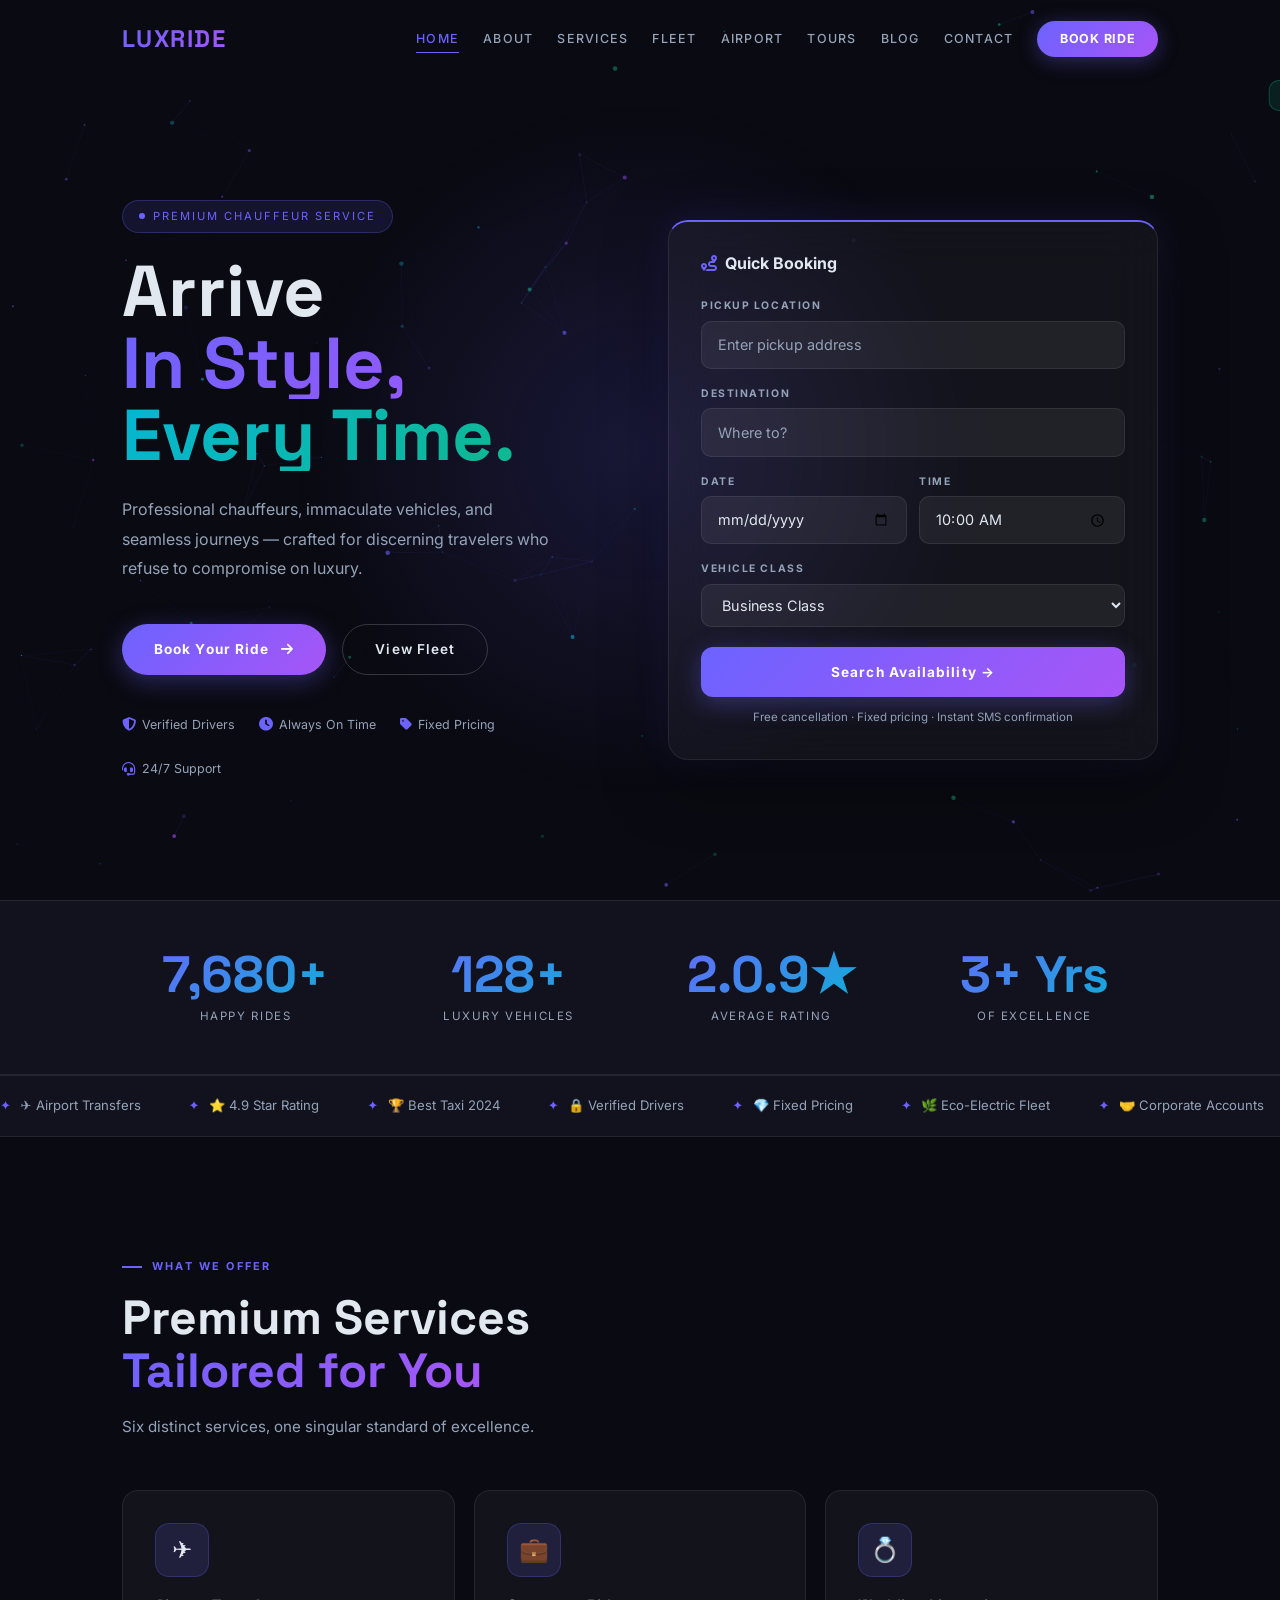
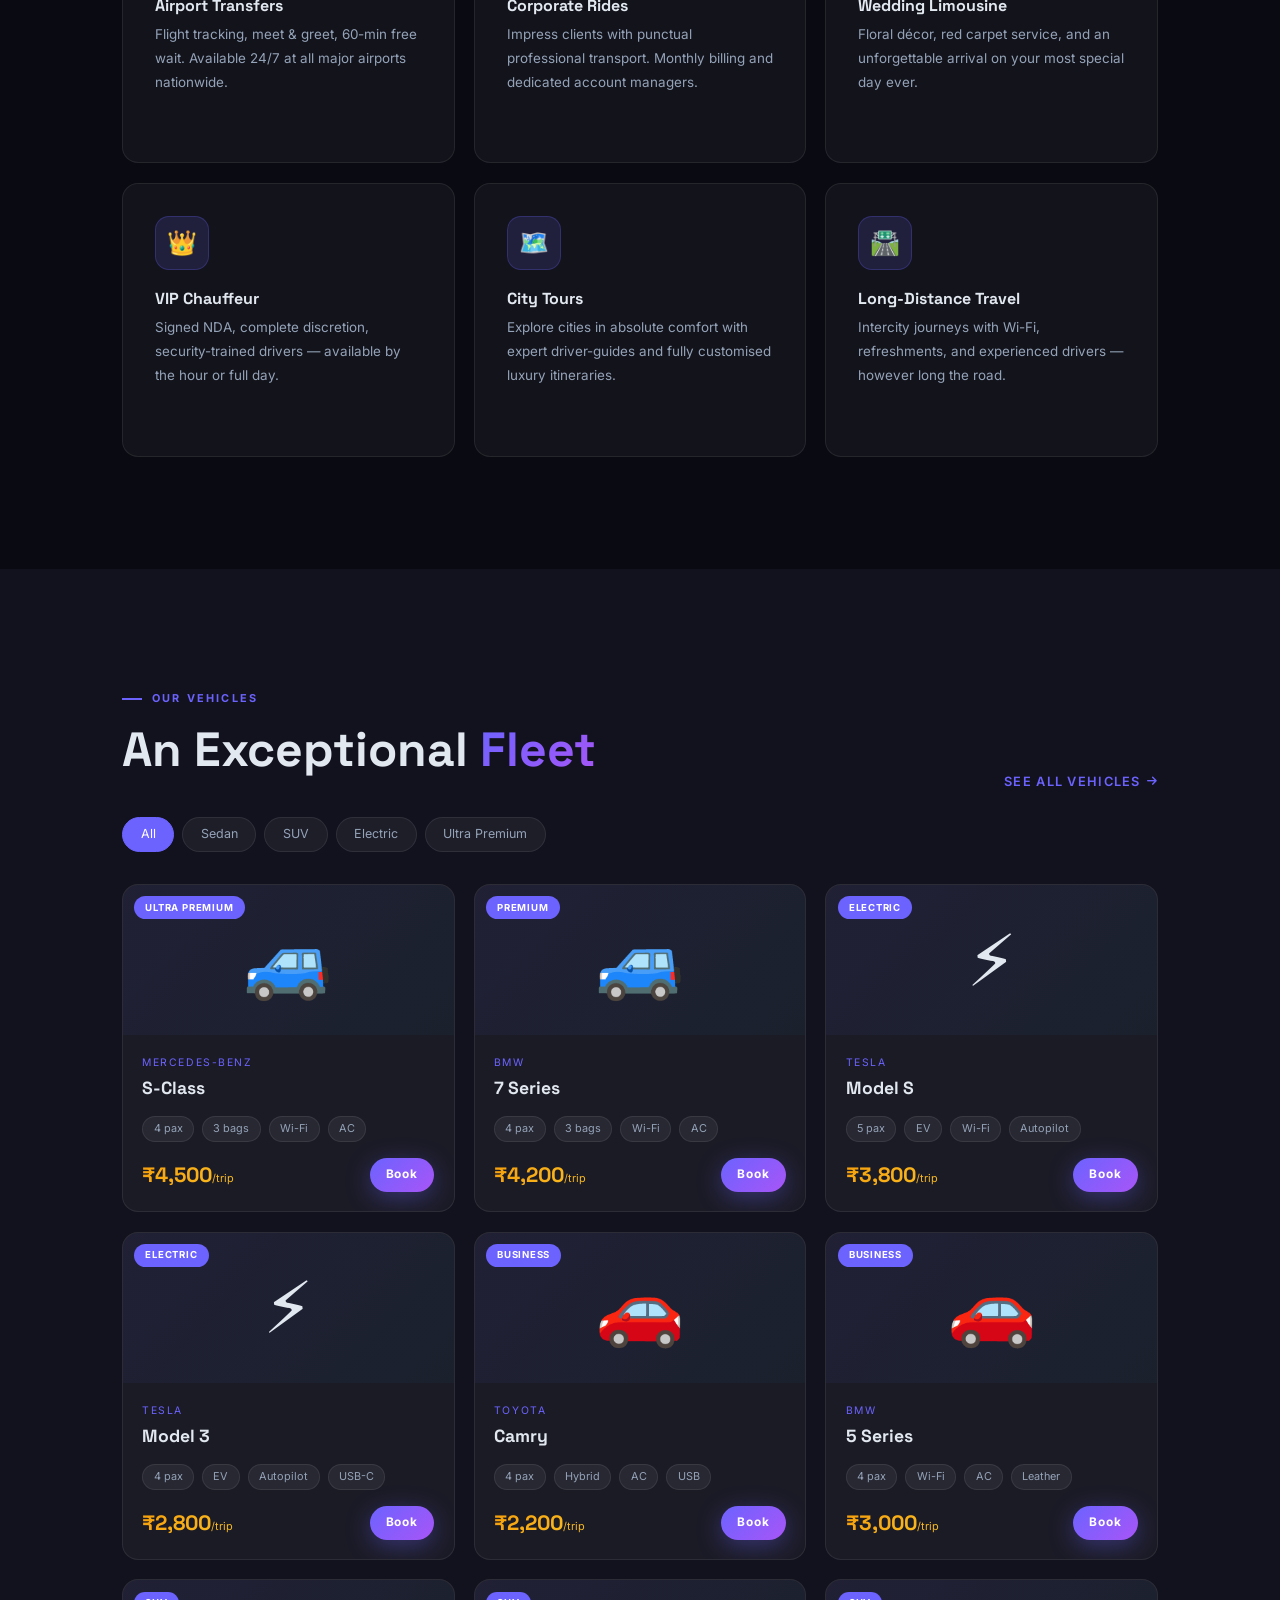
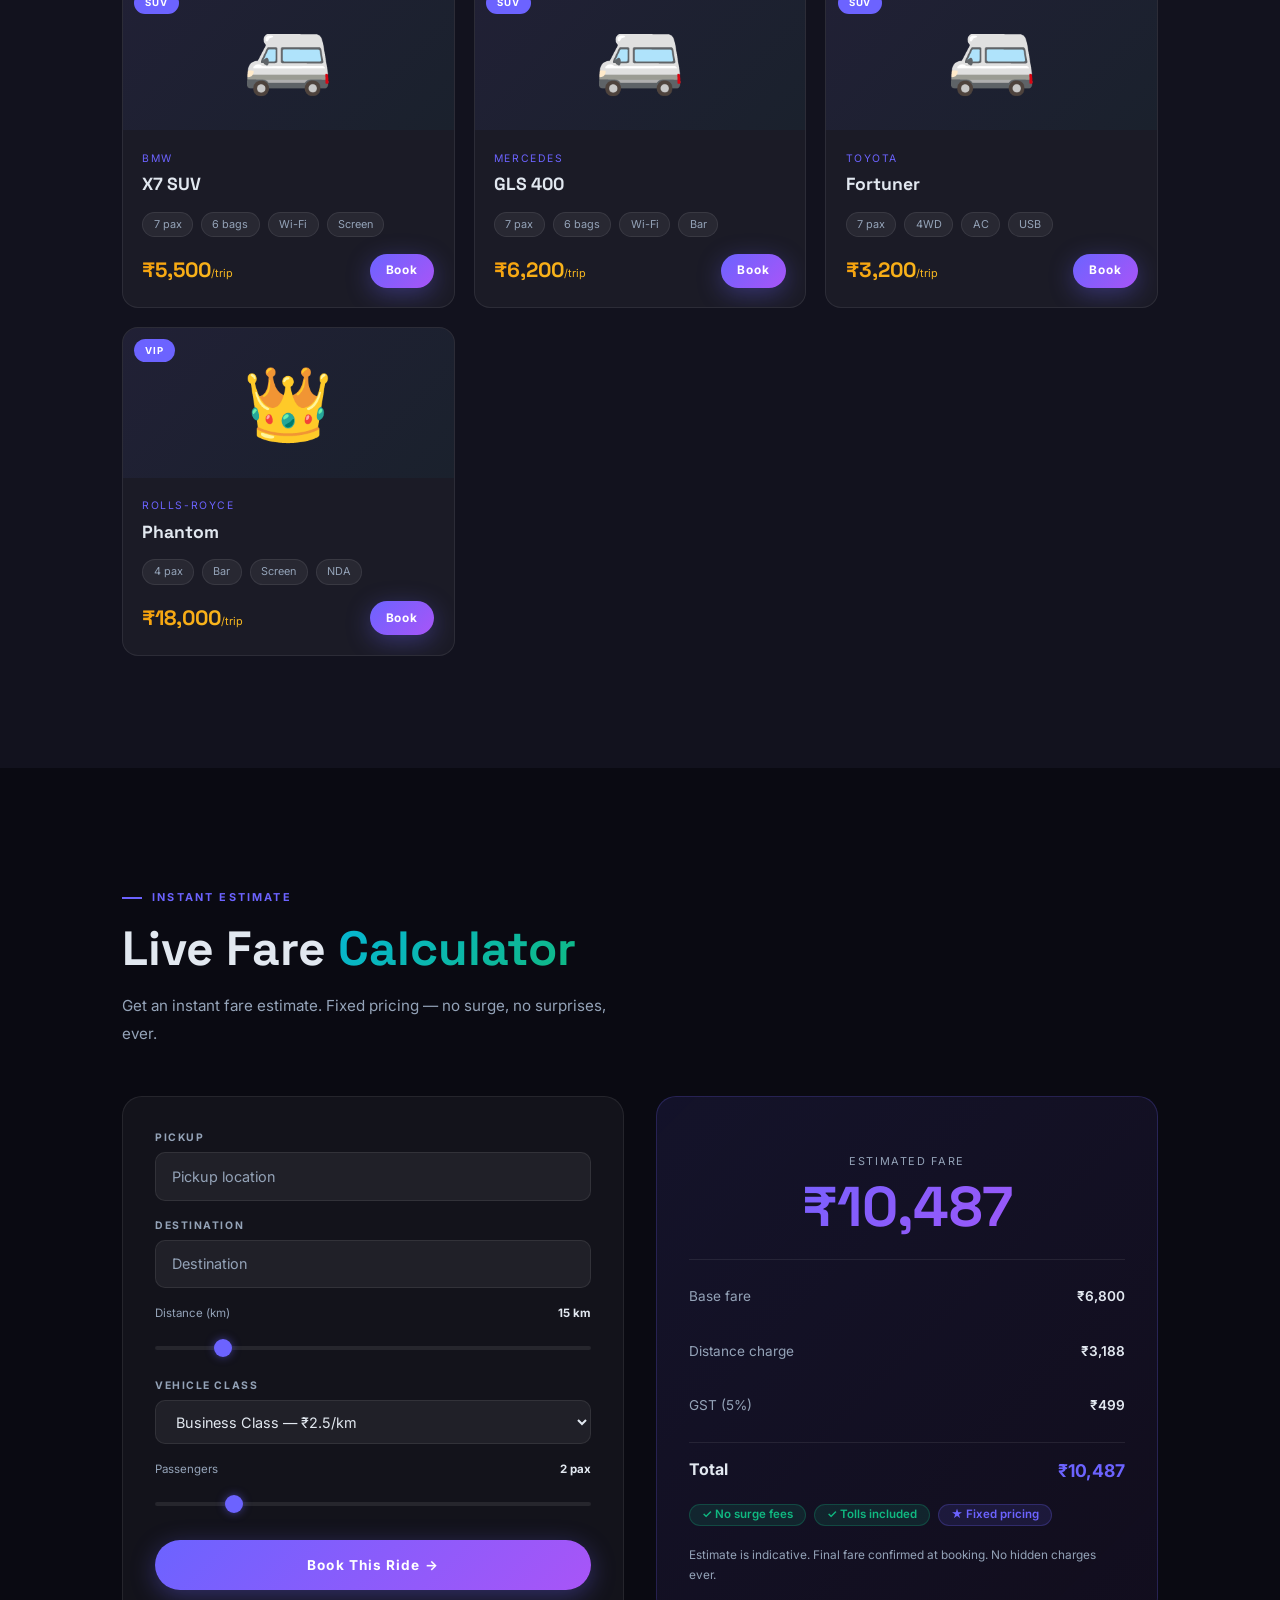
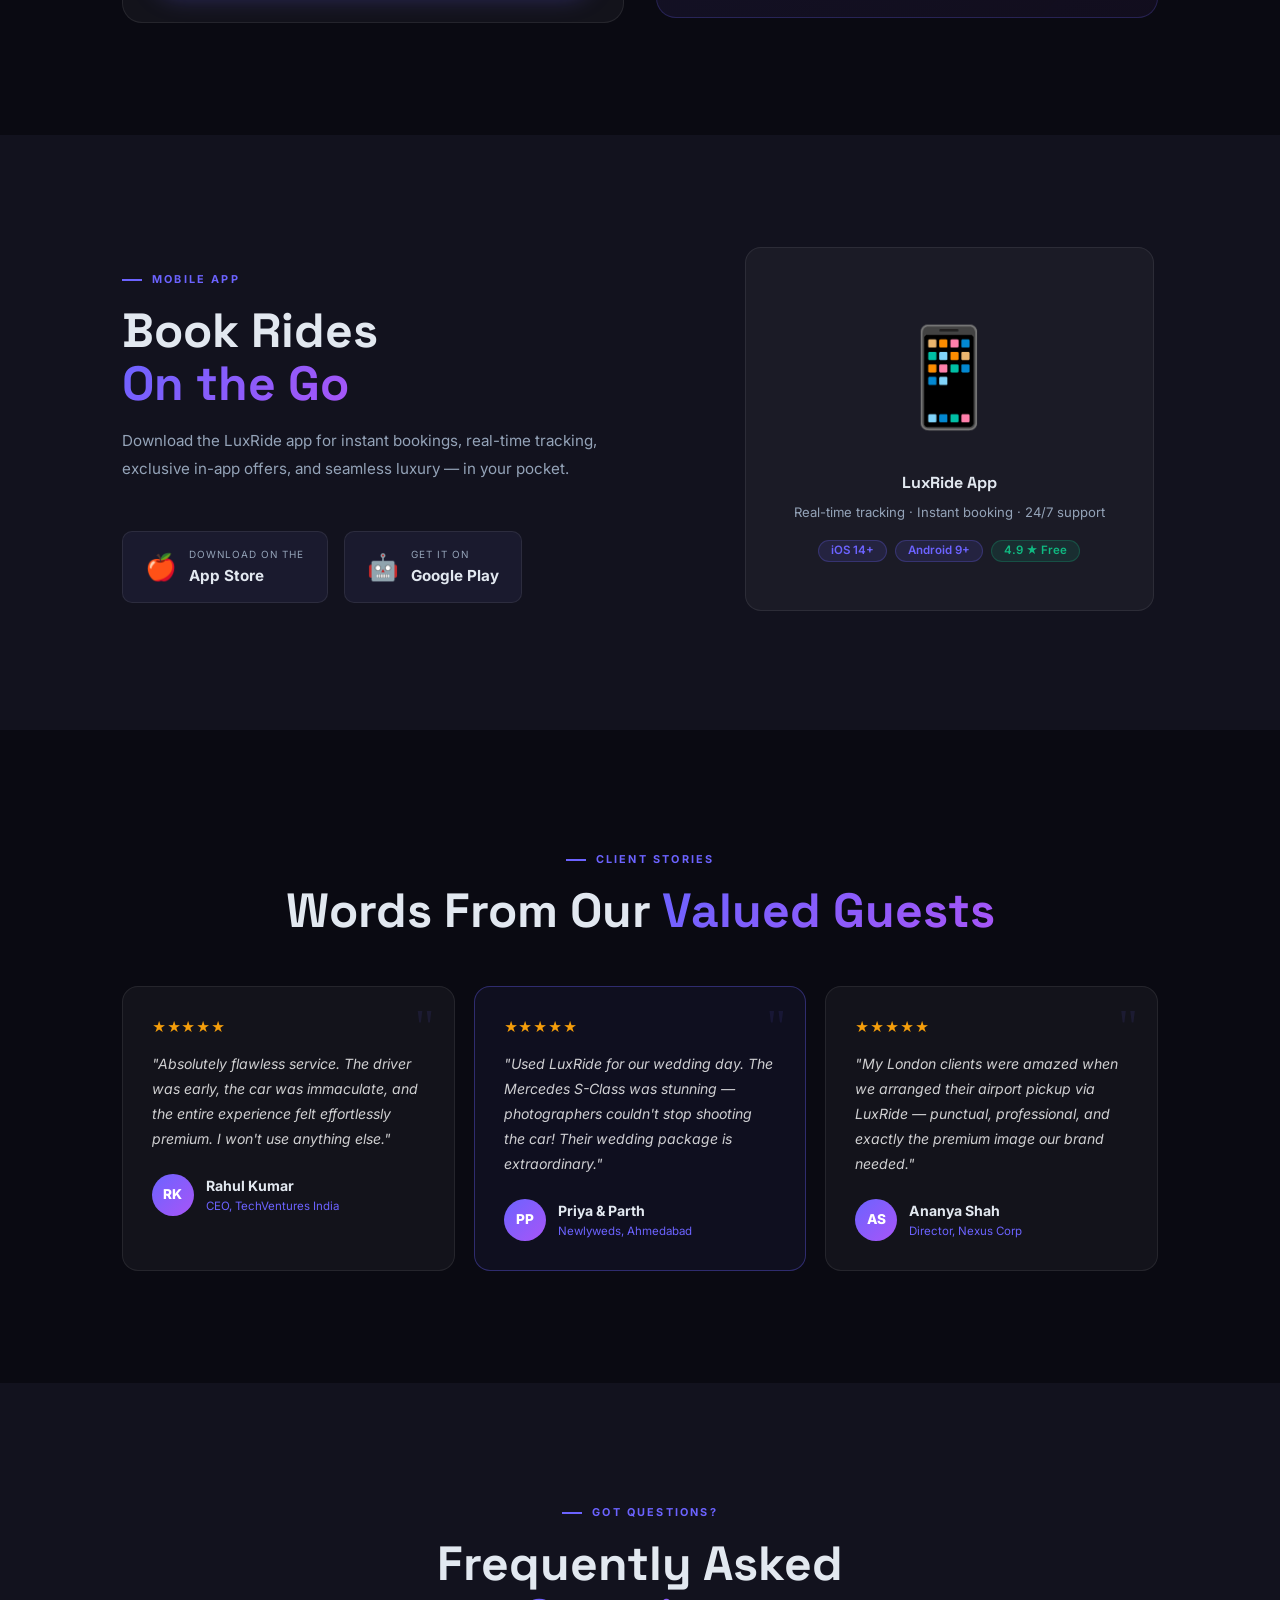
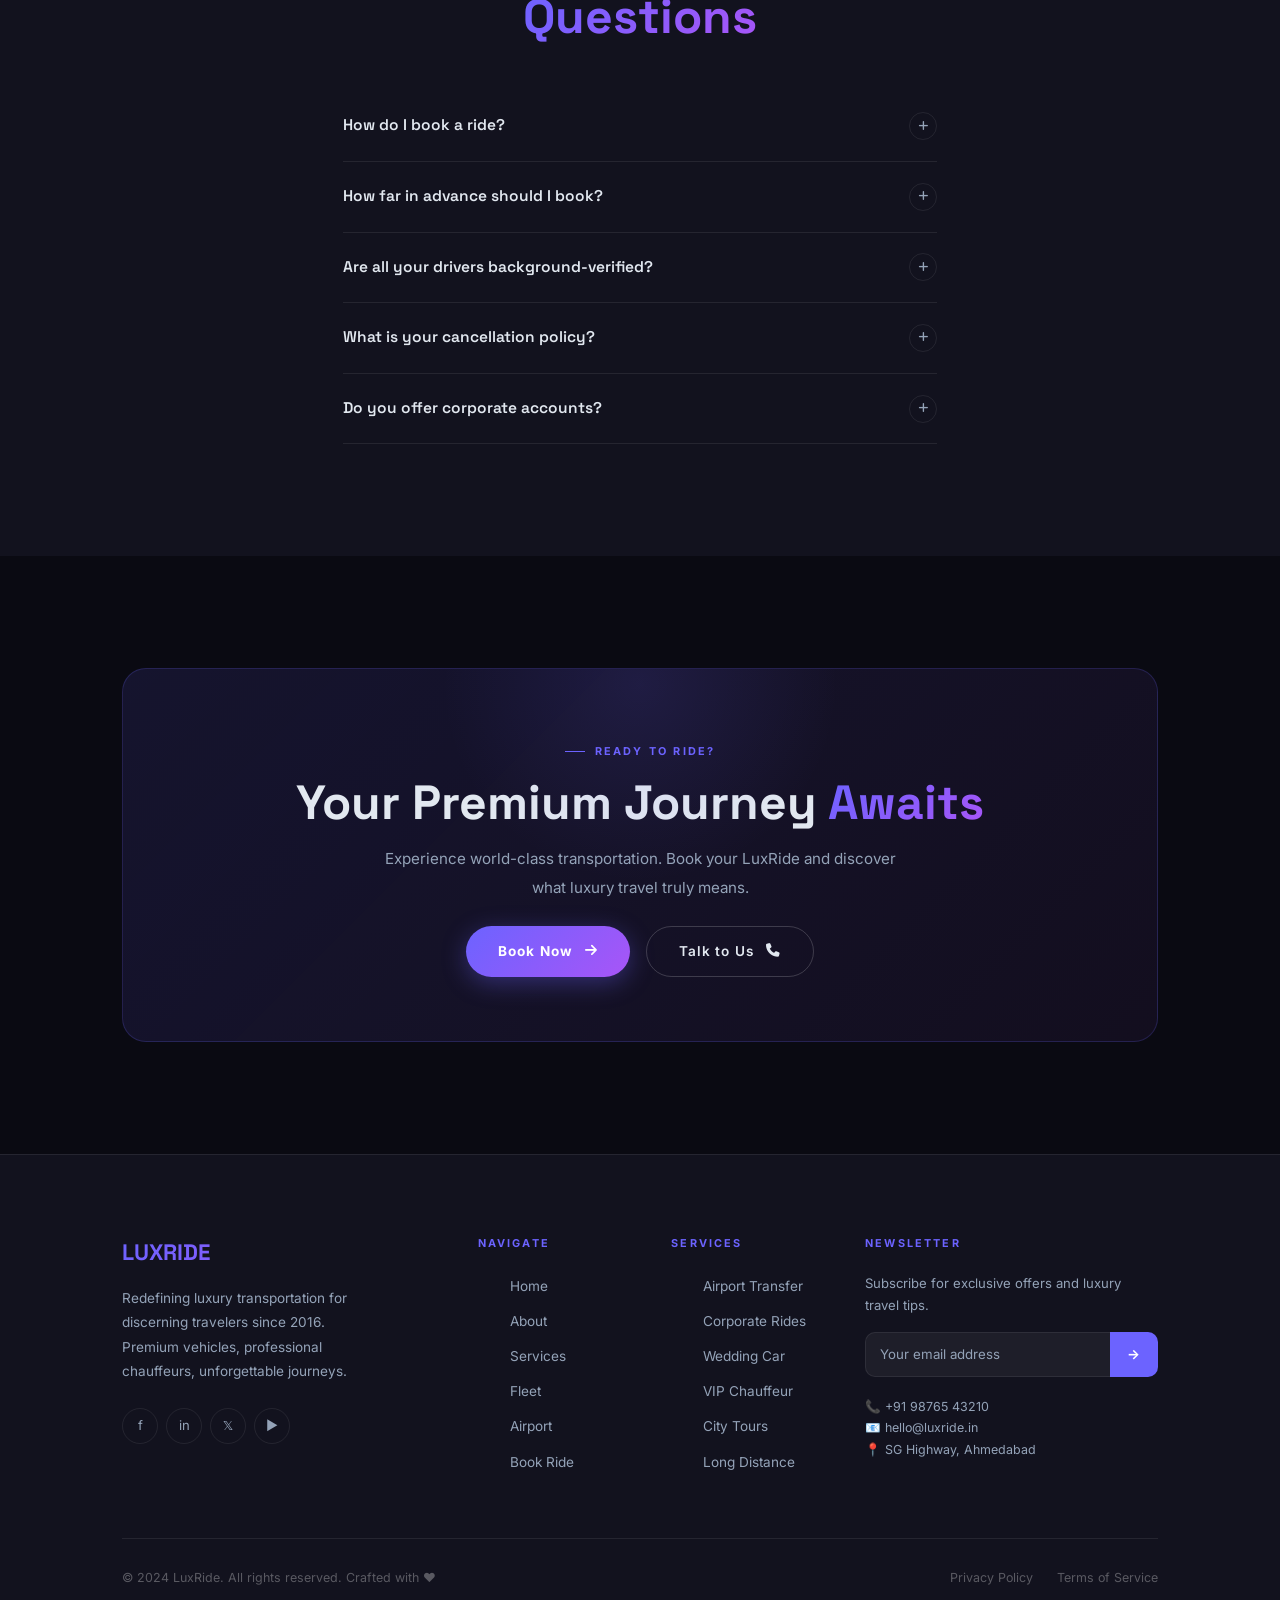
<file: index.html>
<!DOCTYPE html>
<html lang="en">
<head>
  <meta charset="UTF-8"/><meta name="viewport" content="width=device-width,initial-scale=1.0"/>
  <title>LuxRide — Premium Animated Taxi & Chauffeur Service</title>
  <meta name="description" content="Premium taxi and chauffeur service with real-time booking, fare calculator, and luxury fleet."/>
  <link rel="stylesheet" href="https://cdn.jsdelivr.net/npm/bootstrap@5.3.2/dist/css/bootstrap.min.css"/>
  <link rel="stylesheet" href="https://cdn.jsdelivr.net/npm/aos@2.3.4/dist/aos.css"/>
  <link rel="stylesheet" href="https://cdnjs.cloudflare.com/ajax/libs/font-awesome/6.5.0/css/all.min.css"/>
  <link rel="stylesheet" href="css/style.css"/>
</head>
<body>

<!-- Loader -->
<div id="pageLoader">
  <div class="loader-logo">LUXRIDE</div>
  <div class="loader-track"><div class="loader-fill"></div></div>
</div>

<!-- Canvas -->
<canvas id="bgCanvas"></canvas>

<!-- Navbar -->
<nav id="mainNav">
  <div class="nav-inner">
    <a class="nav-logo" href="index.html">LUXRIDE</a>
    <div class="nav-links" id="navLinks">
      <a class="nav-link active" href="index.html">Home</a>
      <a class="nav-link" href="about.html">About</a>
      <a class="nav-link" href="services.html">Services</a>
      <a class="nav-link" href="fleet.html">Fleet</a>
      <a class="nav-link" href="airport.html">Airport</a>
      <a class="nav-link" href="tours.html">Tours</a>
      <a class="nav-link" href="blog.html">Blog</a>
      <a class="nav-link" href="contact.html">Contact</a>
      <a class="nav-link nav-cta" href="booking.html">Book Ride</a>
    </div>
    <div class="hamburger" id="hamburger"><span></span><span></span><span></span></div>
  </div>
</nav>

<!-- ═══ HERO ═══ -->
<section id="hero">
  <div class="hero-glow"></div>
  <div class="container">
    <div class="hero-grid">
      <div>
        <div class="hero-eyebrow"><span class="dot"></span>Premium Chauffeur Service</div>
        <h1 class="hero-h1">
          <span class="ln1">Arrive</span>
          <span class="ln2">In Style,</span>
          <span class="ln3">Every Time.</span>
        </h1>
        <p class="hero-desc">Professional chauffeurs, immaculate vehicles, and seamless journeys — crafted for discerning travelers who refuse to compromise on luxury.</p>
        <div class="hero-ctas">
          <a href="booking.html" class="btn-primary">Book Your Ride <i class="fas fa-arrow-right ms-1"></i></a>
          <a href="fleet.html" class="btn-outline">View Fleet</a>
        </div>
        <div class="hero-trust">
          <div class="trust-item"><i class="fas fa-shield-halved trust-icon"></i>Verified Drivers</div>
          <div class="trust-item"><i class="fas fa-clock trust-icon"></i>Always On Time</div>
          <div class="trust-item"><i class="fas fa-tag trust-icon"></i>Fixed Pricing</div>
          <div class="trust-item"><i class="fas fa-headset trust-icon"></i>24/7 Support</div>
        </div>
      </div>
      <div class="hero-book-card">
        <h4><i class="fas fa-route" style="color:var(--neon);margin-right:.5rem"></i>Quick Booking</h4>
        <div class="field-group">
          <div class="field-label">Pickup Location</div>
          <input class="field-input" placeholder="Enter pickup address" id="qPickup"/>
        </div>
        <div class="field-group">
          <div class="field-label">Destination</div>
          <input class="field-input" placeholder="Where to?" id="qDrop"/>
        </div>
        <div class="field-row">
          <div class="field-group"><div class="field-label">Date</div><input type="date" class="field-input" id="qDate"/></div>
          <div class="field-group"><div class="field-label">Time</div><input type="time" class="field-input" id="qTime" value="10:00"/></div>
        </div>
        <div class="field-group">
          <div class="field-label">Vehicle Class</div>
          <select class="field-input">
            <option>Economy</option><option selected>Business Class</option>
            <option>SUV</option><option>Electric</option><option>VIP Limousine</option>
          </select>
        </div>
        <button class="btn-primary w-100 justify-content-center mt-1" onclick="quickBook()" style="border-radius:12px">
          Search Availability →
        </button>
        <p style="font-size:.72rem;color:var(--muted);text-align:center;margin-top:.7rem;margin-bottom:0">Free cancellation · Fixed pricing · Instant SMS confirmation</p>
      </div>
    </div>
  </div>
</section>

<!-- ═══ STATS ═══ -->
<div class="stats-band">
  <div class="container">
    <div class="stats-grid">
      <div class="reveal text-center"><div class="stat-num" data-count="15000" data-suffix="+">0</div><div class="stat-lbl">Happy Rides</div></div>
      <div class="reveal text-center" data-aos-delay="100"><div class="stat-num" data-count="250" data-suffix="+">0</div><div class="stat-lbl">Luxury Vehicles</div></div>
      <div class="reveal text-center" data-aos-delay="200"><div class="stat-num" data-count="4" data-suffix=".9★" data-decimal="true">0</div><div class="stat-lbl">Average Rating</div></div>
      <div class="reveal text-center" data-aos-delay="300"><div class="stat-num" data-count="8" data-suffix="+ Yrs">0</div><div class="stat-lbl">Of Excellence</div></div>
    </div>
  </div>
</div>

<!-- ═══ TICKER ═══ -->
<div class="ticker-wrap"><div class="ticker-track" id="ticker"></div></div>

<!-- ═══ SERVICES ═══ -->
<section class="section-pad" style="background:var(--ink);position:relative;z-index:1">
  <div class="container">
    <div class="reveal" style="margin-bottom:1rem">
      <div class="section-tag">What We Offer</div>
      <h2 class="section-title">Premium Services<br><span class="grad">Tailored for You</span></h2>
      <p class="section-sub">Six distinct services, one singular standard of excellence.</p>
    </div>
    <div class="svc-grid">
      <div class="svc-card reveal"><div class="svc-icon-wrap">✈️</div><h5>Airport Transfers</h5><p>Flight tracking, meet & greet, 60-min free wait. Available 24/7 at all major airports nationwide.</p><div class="svc-more">Learn more →</div></div>
      <div class="svc-card reveal"><div class="svc-icon-wrap">💼</div><h5>Corporate Rides</h5><p>Impress clients with punctual professional transport. Monthly billing and dedicated account managers.</p><div class="svc-more">Learn more →</div></div>
      <div class="svc-card reveal"><div class="svc-icon-wrap">💍</div><h5>Wedding Limousine</h5><p>Floral décor, red carpet service, and an unforgettable arrival on your most special day ever.</p><div class="svc-more">Learn more →</div></div>
      <div class="svc-card reveal"><div class="svc-icon-wrap">👑</div><h5>VIP Chauffeur</h5><p>Signed NDA, complete discretion, security-trained drivers — available by the hour or full day.</p><div class="svc-more">Learn more →</div></div>
      <div class="svc-card reveal"><div class="svc-icon-wrap">🗺️</div><h5>City Tours</h5><p>Explore cities in absolute comfort with expert driver-guides and fully customised luxury itineraries.</p><div class="svc-more">Learn more →</div></div>
      <div class="svc-card reveal"><div class="svc-icon-wrap">🛣️</div><h5>Long-Distance Travel</h5><p>Intercity journeys with Wi-Fi, refreshments, and experienced drivers — however long the road.</p><div class="svc-more">Learn more →</div></div>
    </div>
  </div>
</section>

<!-- ═══ FLEET PREVIEW ═══ -->
<section class="section-pad" style="background:var(--ink2);position:relative;z-index:1">
  <div class="container">
    <div class="row align-items-end mb-4">
      <div class="col-lg-7 reveal">
        <div class="section-tag">Our Vehicles</div>
        <h2 class="section-title">An Exceptional <span class="grad">Fleet</span></h2>
      </div>
      <div class="col-lg-5 d-flex justify-content-lg-end reveal">
        <a href="fleet.html" class="btn-ghost">See All Vehicles <i class="fas fa-arrow-right" style="font-size:.7rem"></i></a>
      </div>
    </div>
    <div class="fleet-filter reveal">
      <button class="filter-btn active" data-filter="all">All</button>
      <button class="filter-btn" data-filter="sedan">Sedan</button>
      <button class="filter-btn" data-filter="suv">SUV</button>
      <button class="filter-btn" data-filter="electric">Electric</button>
      <button class="filter-btn" data-filter="premium">Ultra Premium</button>
    </div>
    <div class="fleet-grid" id="fleetGrid"></div>
  </div>
</section>

<!-- ═══ FARE CALCULATOR ═══ -->
<section class="section-pad" style="background:var(--ink);position:relative;z-index:1">
  <div class="container">
    <div class="reveal">
      <div class="section-tag">Instant Estimate</div>
      <h2 class="section-title">Live Fare <span class="grad2">Calculator</span></h2>
      <p class="section-sub">Get an instant fare estimate. Fixed pricing — no surge, no surprises, ever.</p>
    </div>
    <div class="calc-grid">
      <div class="calc-card reveal-left">
        <div class="field-group"><div class="field-label">Pickup</div><input class="field-input" id="cPickup" placeholder="Pickup location"/></div>
        <div class="field-group"><div class="field-label">Destination</div><input class="field-input" id="cDrop" placeholder="Destination"/></div>
        <div class="range-wrap">
          <div class="range-top"><span>Distance (km)</span><span class="range-val" id="distVal">15 km</span></div>
          <input type="range" min="1" max="100" value="15" id="distRange"/>
        </div>
        <div class="field-group">
          <div class="field-label">Vehicle Class</div>
          <select class="field-input" id="vehClass">
            <option value="1.8">Economy — ₹1.8/km base</option>
            <option value="2.5" selected>Business Class — ₹2.5/km</option>
            <option value="3.5">SUV — ₹3.5/km</option>
            <option value="4.0">Electric — ₹4.0/km</option>
            <option value="6.0">VIP Limousine — ₹6.0/km</option>
          </select>
        </div>
        <div class="range-wrap">
          <div class="range-top"><span>Passengers</span><span class="range-val" id="paxVal">2 pax</span></div>
          <input type="range" min="1" max="7" value="2" id="paxRange"/>
        </div>
        <a href="booking.html" class="btn-primary w-100 justify-content-center mt-2">Book This Ride →</a>
      </div>
      <div class="calc-result-card reveal-right">
        <div class="fare-display">
          <div class="fare-label">Estimated Fare</div>
          <div class="fare-number" id="fareResult">₹0</div>
        </div>
        <div class="fare-row"><span>Base fare</span><span id="rBase">₹0</span></div>
        <div class="fare-row"><span>Distance charge</span><span id="rDist">₹0</span></div>
        <div class="fare-row"><span>GST (5%)</span><span id="rGst">₹0</span></div>
        <div class="fare-total"><span>Total</span><span id="rTotal">₹0</span></div>
        <div class="tags-row">
          <span class="badge badge-green">✓ No surge fees</span>
          <span class="badge badge-green">✓ Tolls included</span>
          <span class="badge badge-neon">★ Fixed pricing</span>
        </div>
        <p style="font-size:.74rem;color:var(--muted);line-height:1.7;margin:0">Estimate is indicative. Final fare confirmed at booking. No hidden charges ever.</p>
      </div>
    </div>
  </div>
</section>

<!-- ═══ APP SECTION ═══ -->
<section class="section-pad" style="background:var(--ink2);position:relative;z-index:1">
  <div class="container">
    <div class="row align-items-center gy-5">
      <div class="col-lg-6 reveal-left">
        <div class="section-tag">Mobile App</div>
        <h2 class="section-title">Book Rides<br><span class="grad">On the Go</span></h2>
        <p class="section-sub mb-5">Download the LuxRide app for instant bookings, real-time tracking, exclusive in-app offers, and seamless luxury — in your pocket.</p>
        <div class="d-flex gap-3 flex-wrap">
          <div class="app-badge"><span class="ico">🍎</span><div class="app-badge-text"><small>Download on the</small><strong>App Store</strong></div></div>
          <div class="app-badge"><span class="ico">🤖</span><div class="app-badge-text"><small>Get it on</small><strong>Google Play</strong></div></div>
        </div>
      </div>
      <div class="col-lg-5 offset-lg-1 text-center reveal-right">
        <div class="svc-card p-5 d-inline-block float-anim" style="background:var(--card)">
          <div style="font-size:6rem;margin-bottom:1.2rem">📱</div>
          <h5 style="font-family:'Space Grotesk',sans-serif;margin-bottom:.5rem">LuxRide App</h5>
          <p style="font-size:.82rem;color:var(--muted);margin-bottom:1rem">Real-time tracking · Instant booking · 24/7 support</p>
          <div class="d-flex justify-content-center gap-2 flex-wrap">
            <span class="badge badge-neon">iOS 14+</span>
            <span class="badge badge-neon">Android 9+</span>
            <span class="badge badge-green">4.9 ★ Free</span>
          </div>
        </div>
      </div>
    </div>
  </div>
</section>

<!-- ═══ TESTIMONIALS ═══ -->
<section class="section-pad" style="background:var(--ink);position:relative;z-index:1">
  <div class="container">
    <div class="reveal text-center mb-4">
      <div class="section-tag justify-content-center">Client Stories</div>
      <h2 class="section-title">Words From Our <span class="grad">Valued Guests</span></h2>
    </div>
    <div class="testi-grid">
      <div class="testi-card reveal"><div class="quote-deco">"</div><div class="testi-stars">★★★★★</div><div class="testi-text">"Absolutely flawless service. The driver was early, the car was immaculate, and the entire experience felt effortlessly premium. I won't use anything else."</div><div class="testi-author"><div class="testi-avatar">RK</div><div><div class="testi-name">Rahul Kumar</div><div class="testi-role">CEO, TechVentures India</div></div></div></div>
      <div class="testi-card featured reveal"><div class="quote-deco">"</div><div class="testi-stars">★★★★★</div><div class="testi-text">"Used LuxRide for our wedding day. The Mercedes S-Class was stunning — photographers couldn't stop shooting the car! Their wedding package is extraordinary."</div><div class="testi-author"><div class="testi-avatar">PP</div><div><div class="testi-name">Priya & Parth</div><div class="testi-role">Newlyweds, Ahmedabad</div></div></div></div>
      <div class="testi-card reveal"><div class="quote-deco">"</div><div class="testi-stars">★★★★★</div><div class="testi-text">"My London clients were amazed when we arranged their airport pickup via LuxRide — punctual, professional, and exactly the premium image our brand needed."</div><div class="testi-author"><div class="testi-avatar">AS</div><div><div class="testi-name">Ananya Shah</div><div class="testi-role">Director, Nexus Corp</div></div></div></div>
    </div>
  </div>
</section>

<!-- ═══ FAQ ═══ -->
<section class="section-pad" style="background:var(--ink2);position:relative;z-index:1">
  <div class="container">
    <div class="row justify-content-center">
      <div class="col-lg-7">
        <div class="reveal text-center mb-5">
          <div class="section-tag justify-content-center">Got Questions?</div>
          <h2 class="section-title">Frequently Asked <span class="grad">Questions</span></h2>
        </div>
        <div class="reveal">
          <div class="faq-item"><div class="faq-q">How do I book a ride? <span class="faq-ico"><i class="fas fa-plus"></i></span></div><div class="faq-a"><div class="faq-a-inner">Book via our website, mobile app, or call 24/7. Enter pickup, destination, date and time, choose your vehicle, confirm — done. Instant SMS and email confirmation follows immediately.</div></div></div>
          <div class="faq-item"><div class="faq-q">How far in advance should I book? <span class="faq-ico"><i class="fas fa-plus"></i></span></div><div class="faq-a"><div class="faq-a-inner">2–4 hours for city rides, 24 hours for airport transfers. For weddings and special events, book several weeks ahead to secure your preferred vehicle class and route planning.</div></div></div>
          <div class="faq-item"><div class="faq-q">Are all your drivers background-verified? <span class="faq-ico"><i class="fas fa-plus"></i></span></div><div class="faq-a"><div class="faq-a-inner">Every LuxRide chauffeur undergoes comprehensive background checks, holds a valid commercial licence, and completes our in-house training in safety, etiquette, and luxury hospitality standards.</div></div></div>
          <div class="faq-item"><div class="faq-q">What is your cancellation policy? <span class="faq-ico"><i class="fas fa-plus"></i></span></div><div class="faq-a"><div class="faq-a-inner">Free cancellation up to 2 hours before pickup. Cancellations within 2 hours incur a 50% charge. No-shows are charged in full. Contact us for emergencies — we always try to accommodate.</div></div></div>
          <div class="faq-item"><div class="faq-q">Do you offer corporate accounts? <span class="faq-ico"><i class="fas fa-plus"></i></span></div><div class="faq-a"><div class="faq-a-inner">Yes — priority booking, monthly billing with GST invoices, dedicated account manager, and custom reporting. Contact our business team for a tailored package that fits your organisation.</div></div></div>
        </div>
      </div>
    </div>
  </div>
</section>

<!-- ═══ CTA BANNER ═══ -->
<section class="section-pad" style="background:var(--ink);position:relative;z-index:1">
  <div class="container">
    <div class="cta-banner reveal">
      <div class="section-tag justify-content-center">Ready to Ride?</div>
      <h2 class="section-title" style="text-align:center">Your Premium Journey <span class="grad">Awaits</span></h2>
      <p class="section-sub mx-auto text-center mb-4" style="text-align:center">Experience world-class transportation. Book your LuxRide and discover what luxury travel truly means.</p>
      <div class="d-flex justify-content-center gap-3 flex-wrap">
        <a href="booking.html" class="btn-primary">Book Now <i class="fas fa-arrow-right ms-1"></i></a>
        <a href="contact.html" class="btn-outline">Talk to Us <i class="fas fa-phone ms-1"></i></a>
      </div>
    </div>
  </div>
</section>

<!-- ═══ FOOTER ═══ -->
<footer>
  <div class="container">
    <div class="footer-grid">
      <div>
        <div class="footer-brand">LUXRIDE</div>
        <p class="footer-desc">Redefining luxury transportation for discerning travelers since 2016. Premium vehicles, professional chauffeurs, unforgettable journeys.</p>
        <div class="d-flex gap-2 mt-4">
          <div class="social-link">f</div><div class="social-link">in</div>
          <div class="social-link">𝕏</div><div class="social-link">▶</div>
        </div>
      </div>
      <div>
        <div class="footer-head">Navigate</div>
        <ul class="footer-links">
          <li><a href="index.html">Home</a></li><li><a href="about.html">About</a></li>
          <li><a href="services.html">Services</a></li><li><a href="fleet.html">Fleet</a></li>
          <li><a href="airport.html">Airport</a></li><li><a href="booking.html">Book Ride</a></li>
        </ul>
      </div>
      <div>
        <div class="footer-head">Services</div>
        <ul class="footer-links">
          <li><a href="airport.html">Airport Transfer</a></li><li><a href="services.html">Corporate Rides</a></li>
          <li><a href="services.html">Wedding Car</a></li><li><a href="services.html">VIP Chauffeur</a></li>
          <li><a href="tours.html">City Tours</a></li><li><a href="services.html">Long Distance</a></li>
        </ul>
      </div>
      <div>
        <div class="footer-head">Newsletter</div>
        <p style="font-size:.82rem;color:var(--muted);margin-bottom:1rem;line-height:1.7">Subscribe for exclusive offers and luxury travel tips.</p>
        <div class="nl-form"><input type="email" class="nl-inp" id="nlEmail" placeholder="Your email address"/><button class="nl-btn" onclick="subNewsletter('nlEmail')">→</button></div>
        <p style="font-size:.78rem;color:var(--muted);margin-top:1.2rem;line-height:1.7">📞 +91 98765 43210<br>📧 hello@luxride.in<br>📍 SG Highway, Ahmedabad</p>
      </div>
    </div>
    <div class="footer-bottom">
      <span class="footer-copy">© 2024 LuxRide. All rights reserved. Crafted with ♥</span>
      <div class="d-flex gap-4">
        <a href="#" class="footer-copy">Privacy Policy</a>
        <a href="#" class="footer-copy">Terms of Service</a>
      </div>
    </div>
  </div>
</footer>

<button id="btt" title="Back to top"><i class="fas fa-chevron-up"></i></button>
<div id="notif" class="notif"></div>

<script src="https://cdn.jsdelivr.net/npm/bootstrap@5.3.2/dist/js/bootstrap.bundle.min.js"></script>
<script src="https://cdn.jsdelivr.net/npm/aos@2.3.4/dist/aos.js"></script>
<script src="js/script.js"></script>
<script>AOS.init({duration:800,once:true,offset:50});</script>
</body>
</html>
</file>
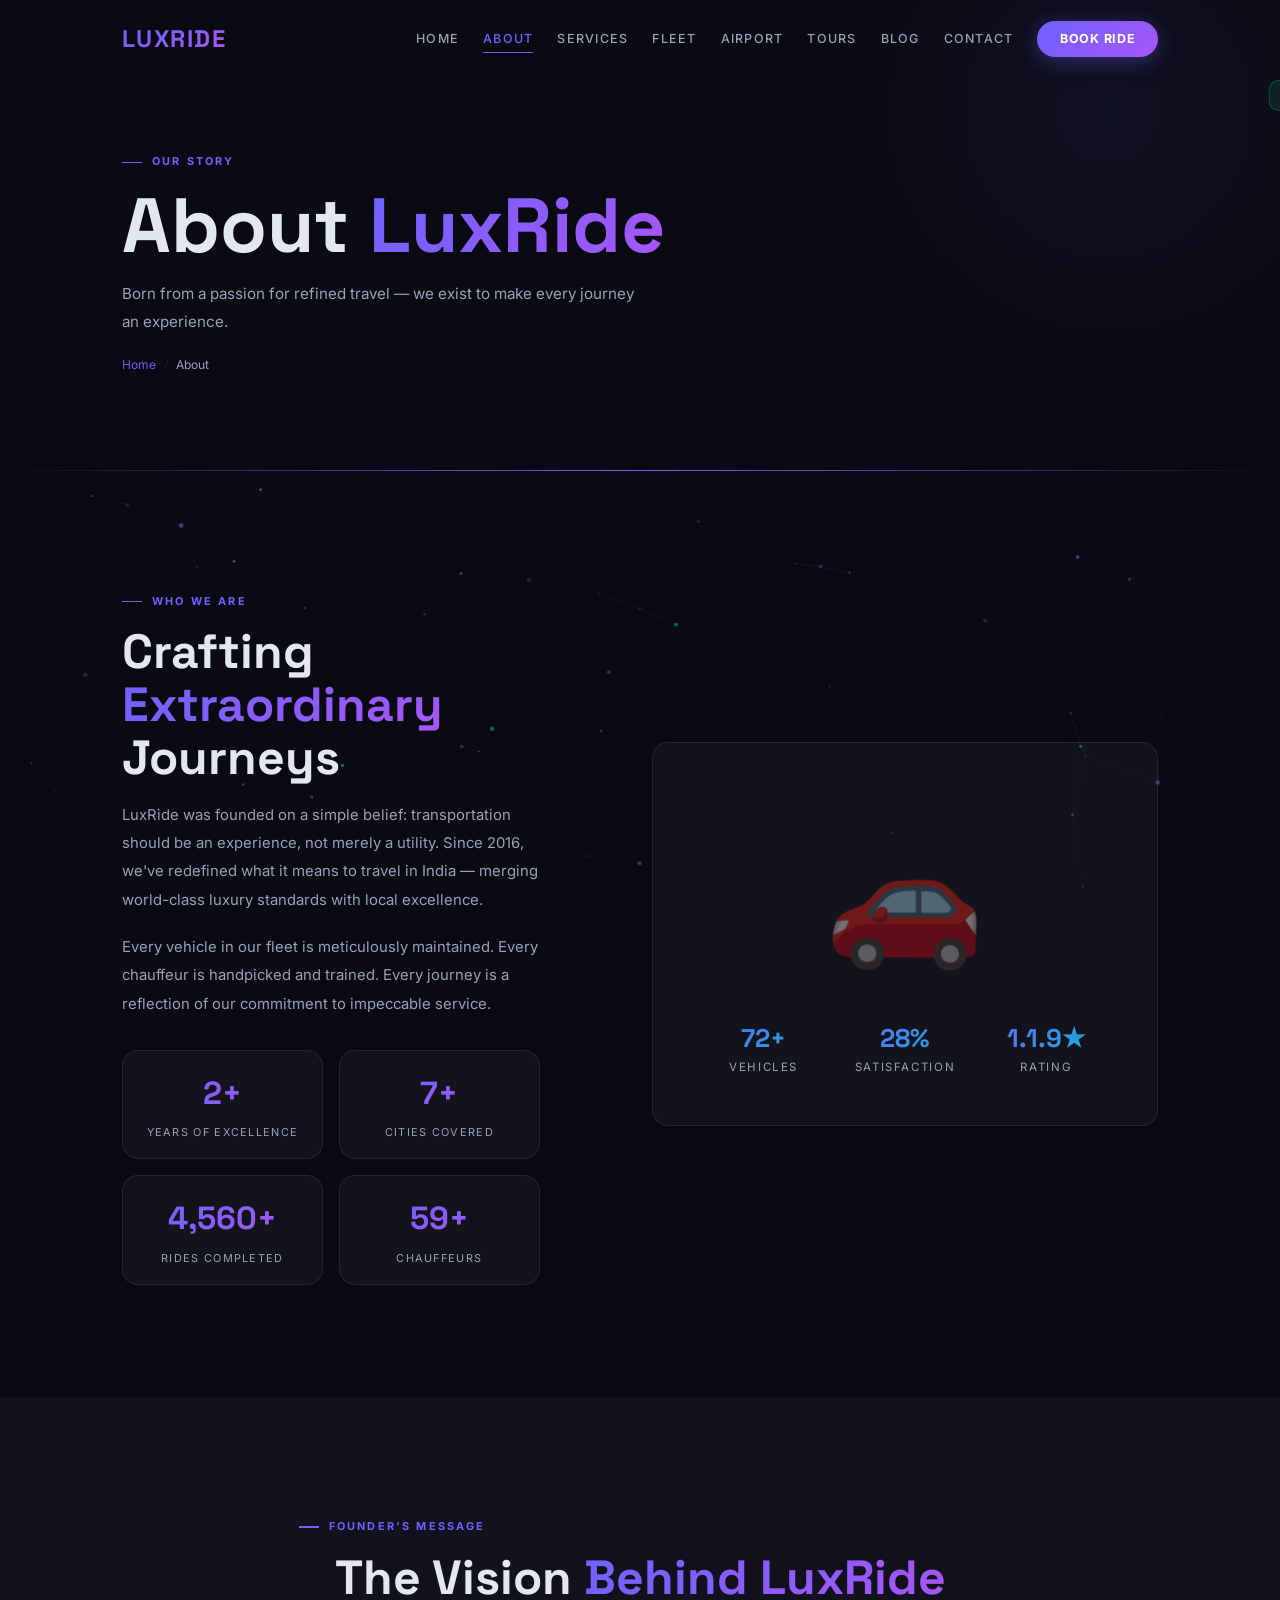
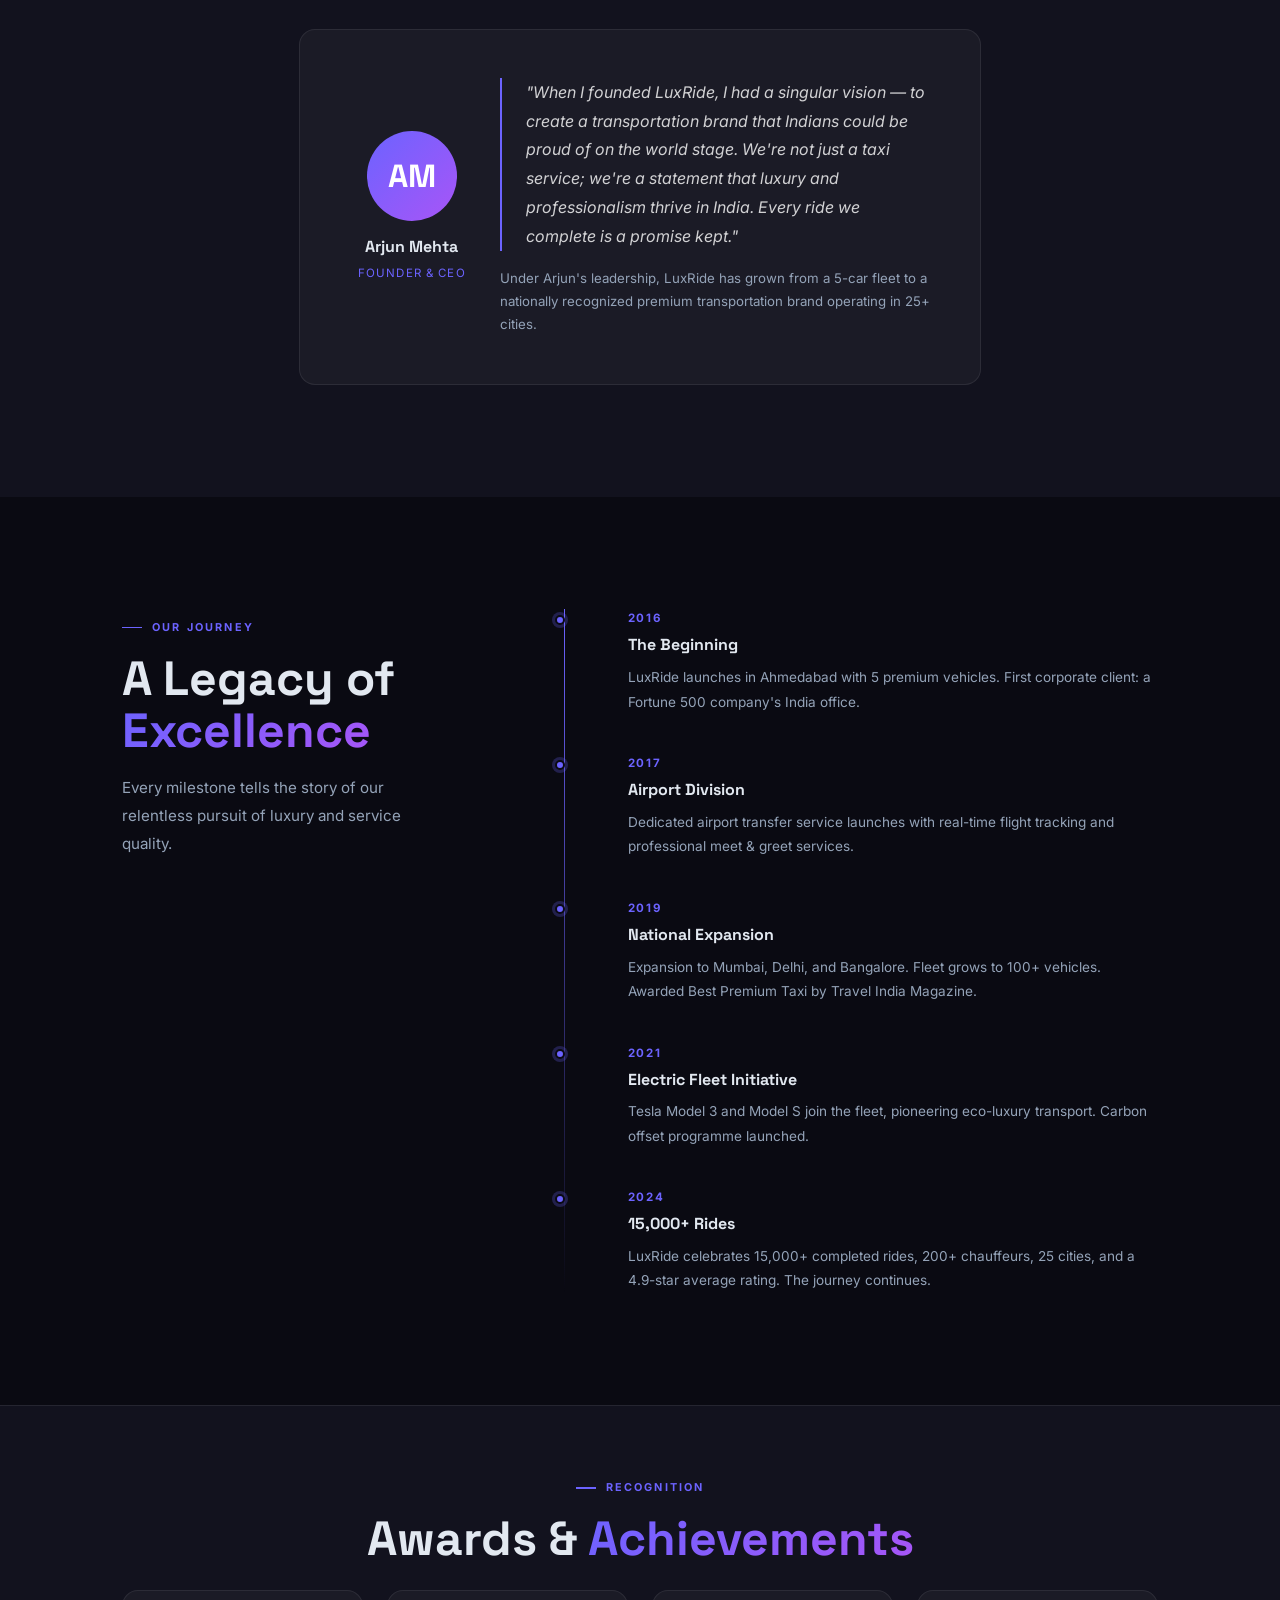
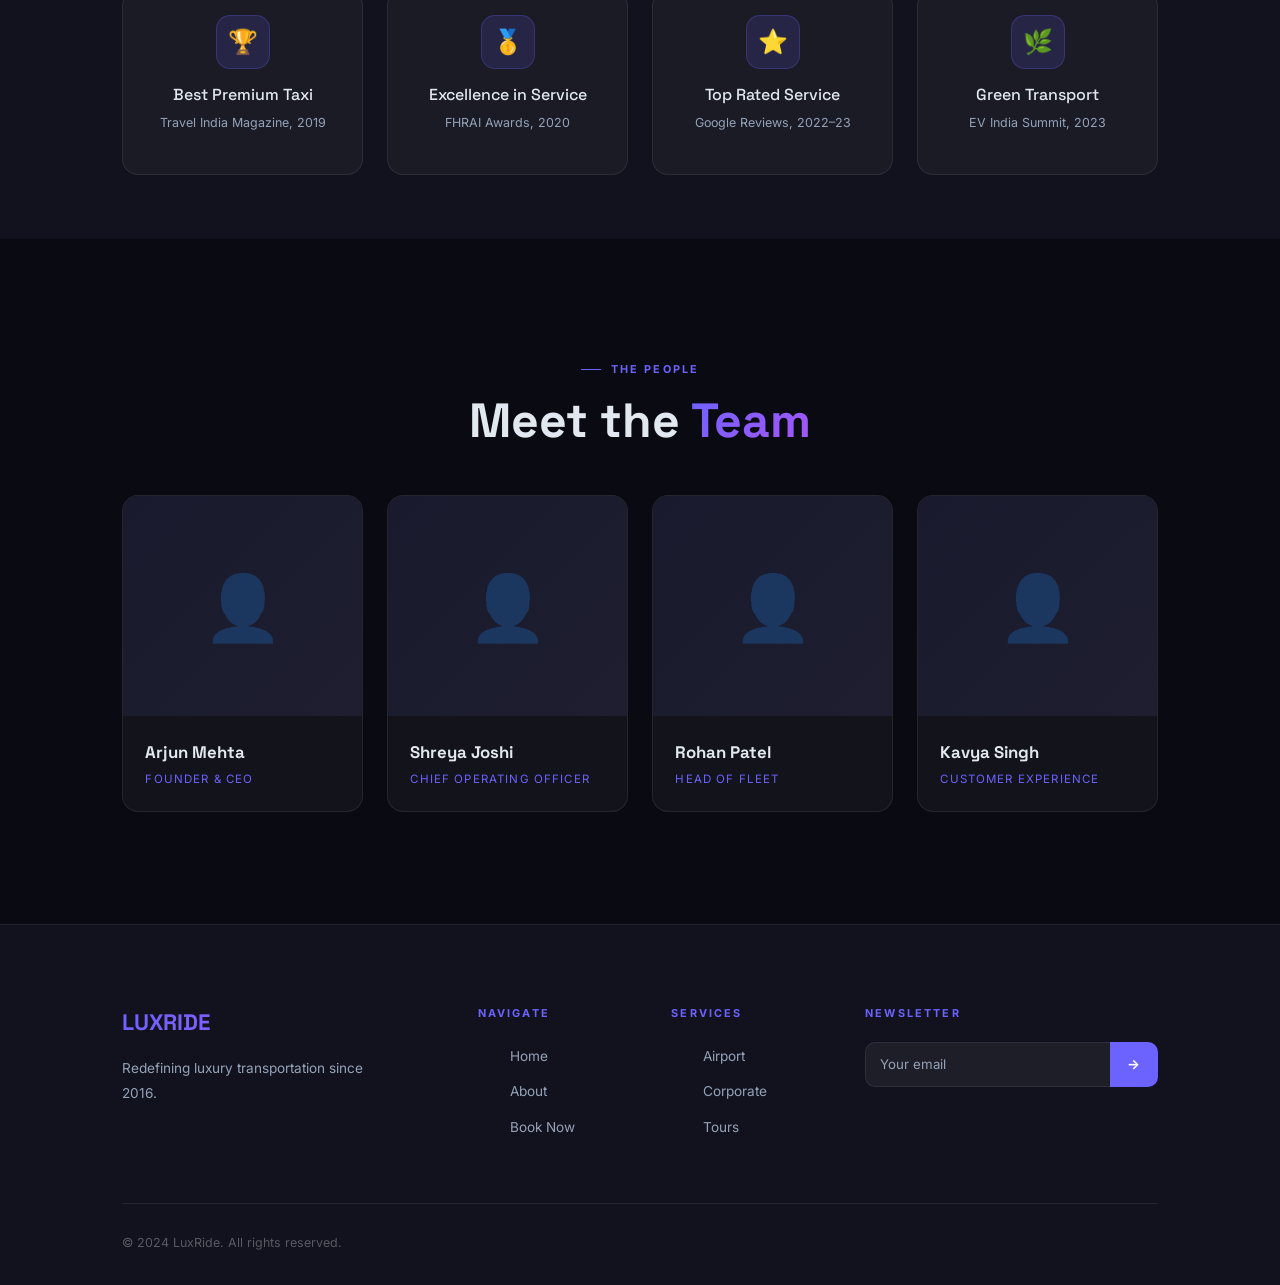
<file: about.html>
<!DOCTYPE html>
<html lang="en">
<head>
  <meta charset="UTF-8"/><meta name="viewport" content="width=device-width,initial-scale=1.0"/>
  <title>About Us — LuxRide</title>
  <link rel="stylesheet" href="https://cdn.jsdelivr.net/npm/bootstrap@5.3.2/dist/css/bootstrap.min.css"/>
  <link rel="stylesheet" href="https://cdnjs.cloudflare.com/ajax/libs/font-awesome/6.5.0/css/all.min.css"/>
  <link rel="stylesheet" href="css/style.css"/>
</head>
<body>
<div id="pageLoader"><div class="loader-logo">LUXRIDE</div><div class="loader-track"><div class="loader-fill"></div></div></div>
<canvas id="bgCanvas"></canvas>
<nav id="mainNav">
  <div class="nav-inner">
    <a class="nav-logo" href="index.html">LUXRIDE</a>
    <div class="nav-links" id="navLinks">
      <a class="nav-link" href="index.html">Home</a>
      <a class="nav-link active" href="about.html">About</a>
      <a class="nav-link" href="services.html">Services</a>
      <a class="nav-link" href="fleet.html">Fleet</a>
      <a class="nav-link" href="airport.html">Airport</a>
      <a class="nav-link" href="tours.html">Tours</a>
      <a class="nav-link" href="blog.html">Blog</a>
      <a class="nav-link" href="contact.html">Contact</a>
      <a class="nav-link nav-cta" href="booking.html">Book Ride</a>
    </div>
    <div class="hamburger" id="hamburger"><span></span><span></span><span></span></div>
  </div>
</nav>

<section class="page-hero">
  <div class="page-hero-deco"></div>
  <div class="container">
    <div class="col-lg-7 reveal">
      <div class="section-tag">Our Story</div>
      <h1 class="page-title">About <span class="g">LuxRide</span></h1>
      <p class="section-sub mt-3">Born from a passion for refined travel — we exist to make every journey an experience.</p>
      <div class="breadcrumb"><a href="index.html">Home</a><span class="bc-sep">/</span><span>About</span></div>
    </div>
  </div>
</section>

<!-- Brand Story -->
<section class="section-pad" style="position:relative;z-index:1">
  <div class="container">
    <div class="row align-items-center gy-5">
      <div class="col-lg-5 reveal-left">
        <div class="section-tag">Who We Are</div>
        <h2 class="section-title">Crafting <span class="grad">Extraordinary</span> Journeys</h2>
        <p style="color:var(--muted);line-height:1.9;margin-bottom:1.2rem;font-size:.93rem">LuxRide was founded on a simple belief: transportation should be an experience, not merely a utility. Since 2016, we've redefined what it means to travel in India — merging world-class luxury standards with local excellence.</p>
        <p style="color:var(--muted);line-height:1.9;margin-bottom:2rem;font-size:.93rem">Every vehicle in our fleet is meticulously maintained. Every chauffeur is handpicked and trained. Every journey is a reflection of our commitment to impeccable service.</p>
        <div class="row g-3">
          <div class="col-6"><div class="svc-card p-3 text-center"><div style="font-family:'Space Grotesk',sans-serif;font-size:2rem;font-weight:800;background:linear-gradient(135deg,var(--neon),var(--neon2));-webkit-background-clip:text;-webkit-text-fill-color:transparent" data-count="8" data-suffix="+">0</div><div style="font-size:.68rem;color:var(--muted);text-transform:uppercase;letter-spacing:.12em;margin-top:.3rem">Years of Excellence</div></div></div>
          <div class="col-6"><div class="svc-card p-3 text-center"><div style="font-family:'Space Grotesk',sans-serif;font-size:2rem;font-weight:800;background:linear-gradient(135deg,var(--neon),var(--neon2));-webkit-background-clip:text;-webkit-text-fill-color:transparent" data-count="25" data-suffix="+">0</div><div style="font-size:.68rem;color:var(--muted);text-transform:uppercase;letter-spacing:.12em;margin-top:.3rem">Cities Covered</div></div></div>
          <div class="col-6"><div class="svc-card p-3 text-center"><div style="font-family:'Space Grotesk',sans-serif;font-size:2rem;font-weight:800;background:linear-gradient(135deg,var(--neon),var(--neon2));-webkit-background-clip:text;-webkit-text-fill-color:transparent" data-count="15000" data-suffix="+">0</div><div style="font-size:.68rem;color:var(--muted);text-transform:uppercase;letter-spacing:.12em;margin-top:.3rem">Rides Completed</div></div></div>
          <div class="col-6"><div class="svc-card p-3 text-center"><div style="font-family:'Space Grotesk',sans-serif;font-size:2rem;font-weight:800;background:linear-gradient(135deg,var(--neon),var(--neon2));-webkit-background-clip:text;-webkit-text-fill-color:transparent" data-count="200" data-suffix="+">0</div><div style="font-size:.68rem;color:var(--muted);text-transform:uppercase;letter-spacing:.12em;margin-top:.3rem">Chauffeurs</div></div></div>
        </div>
      </div>
      <div class="col-lg-6 offset-lg-1 reveal-right">
        <div class="svc-card p-5 text-center float-anim">
          <div style="font-size:8rem;margin-bottom:1.5rem;opacity:.4">🚗</div>
          <div class="row g-3 text-center">
            <div class="col-4"><div class="stat-num" style="font-size:1.6rem" data-count="250" data-suffix="+">0</div><div class="stat-lbl">Vehicles</div></div>
            <div class="col-4"><div class="stat-num" style="font-size:1.6rem" data-count="98" data-suffix="%">0</div><div class="stat-lbl">Satisfaction</div></div>
            <div class="col-4"><div class="stat-num" style="font-size:1.6rem" data-count="4" data-suffix=".9★" data-decimal="true">0</div><div class="stat-lbl">Rating</div></div>
          </div>
        </div>
      </div>
    </div>
  </div>
</section>

<!-- CEO Message -->
<section class="section-pad" style="background:var(--ink2);position:relative;z-index:1">
  <div class="container">
    <div class="row justify-content-center">
      <div class="col-lg-8 reveal">
        <div class="section-tag justify-content-center">Founder's Message</div>
        <h2 class="section-title text-center">The Vision <span class="grad">Behind LuxRide</span></h2>
        <div class="svc-card p-4 p-md-5 mt-4">
          <div class="row align-items-center gy-4">
            <div class="col-md-3 text-center">
              <div style="width:90px;height:90px;border-radius:50%;background:linear-gradient(135deg,var(--neon),var(--neon2));display:flex;align-items:center;justify-content:center;font-family:'Space Grotesk',sans-serif;font-size:2rem;font-weight:800;color:#fff;margin:auto">AM</div>
              <div style="font-family:'Space Grotesk',sans-serif;font-weight:700;margin-top:.8rem">Arjun Mehta</div>
              <div style="font-size:.72rem;color:var(--neon);text-transform:uppercase;letter-spacing:.1em;margin-top:.2rem">Founder & CEO</div>
            </div>
            <div class="col-md-9">
              <div style="border-left:2px solid var(--neon);padding-left:1.5rem;font-size:1rem;line-height:1.8;color:rgba(255,255,255,.8);font-style:italic">"When I founded LuxRide, I had a singular vision — to create a transportation brand that Indians could be proud of on the world stage. We're not just a taxi service; we're a statement that luxury and professionalism thrive in India. Every ride we complete is a promise kept."</div>
              <p style="font-size:.83rem;color:var(--muted);margin-top:1rem;margin-bottom:0;line-height:1.75">Under Arjun's leadership, LuxRide has grown from a 5-car fleet to a nationally recognized premium transportation brand operating in 25+ cities.</p>
            </div>
          </div>
        </div>
      </div>
    </div>
  </div>
</section>

<!-- Timeline -->
<section class="section-pad" style="position:relative;z-index:1">
  <div class="container">
    <div class="row">
      <div class="col-lg-4 mb-5 mb-lg-0 reveal-left">
        <div class="section-tag">Our Journey</div>
        <h2 class="section-title">A Legacy of <span class="grad">Excellence</span></h2>
        <p class="section-sub mt-3">Every milestone tells the story of our relentless pursuit of luxury and service quality.</p>
      </div>
      <div class="col-lg-7 offset-lg-1 reveal-right">
        <div class="timeline">
          <div class="tl-item"><div class="tl-dot"></div><div class="tl-year">2016</div><div class="tl-title">The Beginning</div><div class="tl-desc">LuxRide launches in Ahmedabad with 5 premium vehicles. First corporate client: a Fortune 500 company's India office.</div></div>
          <div class="tl-item"><div class="tl-dot"></div><div class="tl-year">2017</div><div class="tl-title">Airport Division</div><div class="tl-desc">Dedicated airport transfer service launches with real-time flight tracking and professional meet & greet services.</div></div>
          <div class="tl-item"><div class="tl-dot"></div><div class="tl-year">2019</div><div class="tl-title">National Expansion</div><div class="tl-desc">Expansion to Mumbai, Delhi, and Bangalore. Fleet grows to 100+ vehicles. Awarded Best Premium Taxi by Travel India Magazine.</div></div>
          <div class="tl-item"><div class="tl-dot"></div><div class="tl-year">2021</div><div class="tl-title">Electric Fleet Initiative</div><div class="tl-desc">Tesla Model 3 and Model S join the fleet, pioneering eco-luxury transport. Carbon offset programme launched.</div></div>
          <div class="tl-item" style="margin-bottom:0"><div class="tl-dot"></div><div class="tl-year">2024</div><div class="tl-title">15,000+ Rides</div><div class="tl-desc">LuxRide celebrates 15,000+ completed rides, 200+ chauffeurs, 25 cities, and a 4.9-star average rating. The journey continues.</div></div>
        </div>
      </div>
    </div>
  </div>
</section>

<!-- Awards -->
<section class="section-pad-sm" style="background:var(--ink2);position:relative;z-index:1;border-top:1px solid var(--border)">
  <div class="container">
    <div class="text-center mb-4 reveal"><div class="section-tag justify-content-center">Recognition</div><h2 class="section-title">Awards & <span class="grad">Achievements</span></h2></div>
    <div class="row g-4 justify-content-center">
      <div class="col-md-3 col-sm-6 reveal"><div class="svc-card text-center p-4"><div class="svc-icon-wrap mx-auto mb-3">🏆</div><h6 style="font-family:'Space Grotesk',sans-serif">Best Premium Taxi</h6><p style="font-size:.78rem;color:var(--muted)">Travel India Magazine, 2019</p></div></div>
      <div class="col-md-3 col-sm-6 reveal"><div class="svc-card text-center p-4"><div class="svc-icon-wrap mx-auto mb-3">🥇</div><h6 style="font-family:'Space Grotesk',sans-serif">Excellence in Service</h6><p style="font-size:.78rem;color:var(--muted)">FHRAI Awards, 2020</p></div></div>
      <div class="col-md-3 col-sm-6 reveal"><div class="svc-card text-center p-4"><div class="svc-icon-wrap mx-auto mb-3">⭐</div><h6 style="font-family:'Space Grotesk',sans-serif">Top Rated Service</h6><p style="font-size:.78rem;color:var(--muted)">Google Reviews, 2022–23</p></div></div>
      <div class="col-md-3 col-sm-6 reveal"><div class="svc-card text-center p-4"><div class="svc-icon-wrap mx-auto mb-3">🌿</div><h6 style="font-family:'Space Grotesk',sans-serif">Green Transport</h6><p style="font-size:.78rem;color:var(--muted)">EV India Summit, 2023</p></div></div>
    </div>
  </div>
</section>

<!-- Team -->
<section class="section-pad" style="position:relative;z-index:1">
  <div class="container">
    <div class="text-center mb-5 reveal"><div class="section-tag justify-content-center">The People</div><h2 class="section-title">Meet the <span class="grad">Team</span></h2></div>
    <div class="row g-4">
      <div class="col-md-6 col-lg-3 reveal"><div class="team-card"><div class="team-face">👤</div><div class="team-body"><div class="team-name">Arjun Mehta</div><div class="team-role">Founder & CEO</div></div></div></div>
      <div class="col-md-6 col-lg-3 reveal"><div class="team-card"><div class="team-face">👤</div><div class="team-body"><div class="team-name">Shreya Joshi</div><div class="team-role">Chief Operating Officer</div></div></div></div>
      <div class="col-md-6 col-lg-3 reveal"><div class="team-card"><div class="team-face">👤</div><div class="team-body"><div class="team-name">Rohan Patel</div><div class="team-role">Head of Fleet</div></div></div></div>
      <div class="col-md-6 col-lg-3 reveal"><div class="team-card"><div class="team-face">👤</div><div class="team-body"><div class="team-name">Kavya Singh</div><div class="team-role">Customer Experience</div></div></div></div>
    </div>
  </div>
</section>

<footer>
  <div class="container">
    <div class="footer-grid">
      <div><div class="footer-brand">LUXRIDE</div><p class="footer-desc">Redefining luxury transportation since 2016.</p></div>
      <div><div class="footer-head">Navigate</div><ul class="footer-links"><li><a href="index.html">Home</a></li><li><a href="about.html">About</a></li><li><a href="booking.html">Book Now</a></li></ul></div>
      <div><div class="footer-head">Services</div><ul class="footer-links"><li><a href="airport.html">Airport</a></li><li><a href="services.html">Corporate</a></li><li><a href="tours.html">Tours</a></li></ul></div>
      <div><div class="footer-head">Newsletter</div><div class="nl-form"><input type="email" class="nl-inp" id="nlEmail" placeholder="Your email"/><button class="nl-btn" onclick="subNewsletter('nlEmail')">→</button></div></div>
    </div>
    <div class="footer-bottom"><span class="footer-copy">© 2024 LuxRide. All rights reserved.</span></div>
  </div>
</footer>
<button id="btt"><i class="fas fa-chevron-up"></i></button>
<div id="notif" class="notif"></div>
<script src="https://cdn.jsdelivr.net/npm/bootstrap@5.3.2/dist/js/bootstrap.bundle.min.js"></script>
<script src="js/script.js"></script>
</body>
</html>
</file>
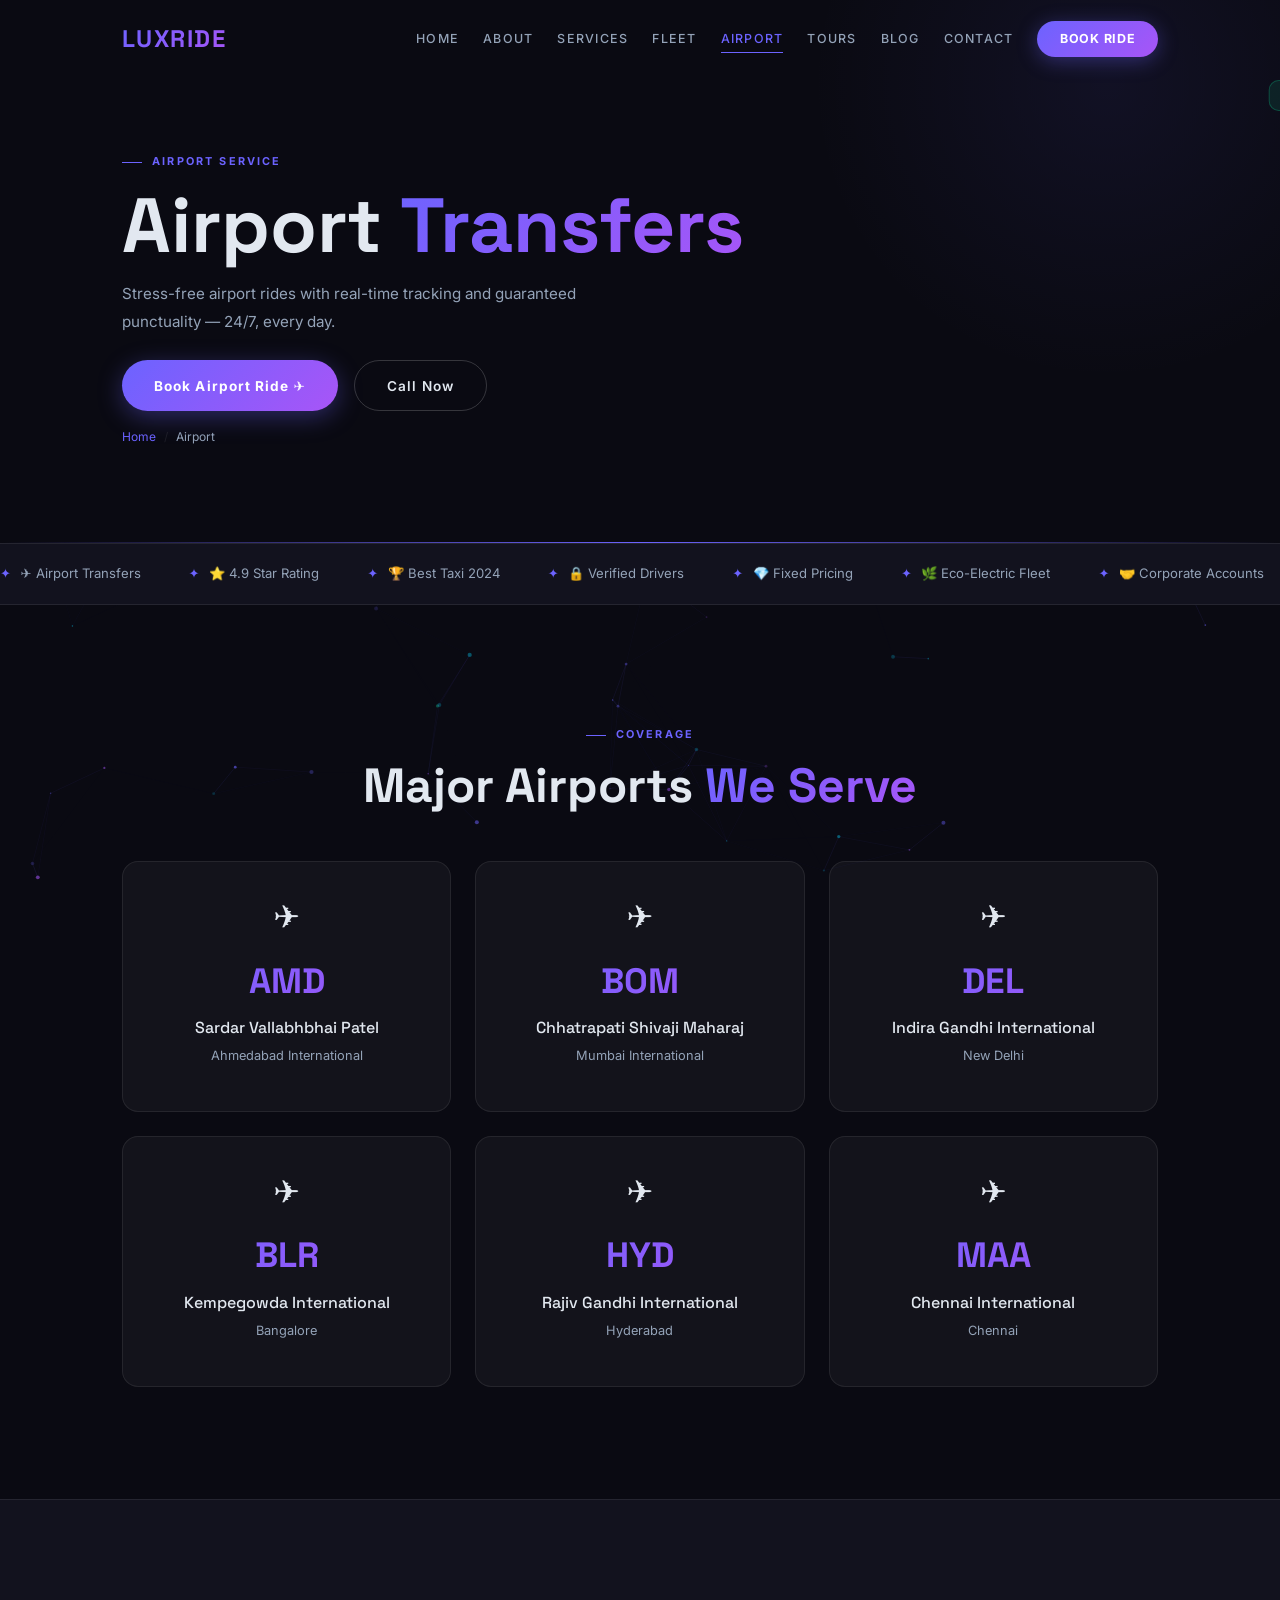
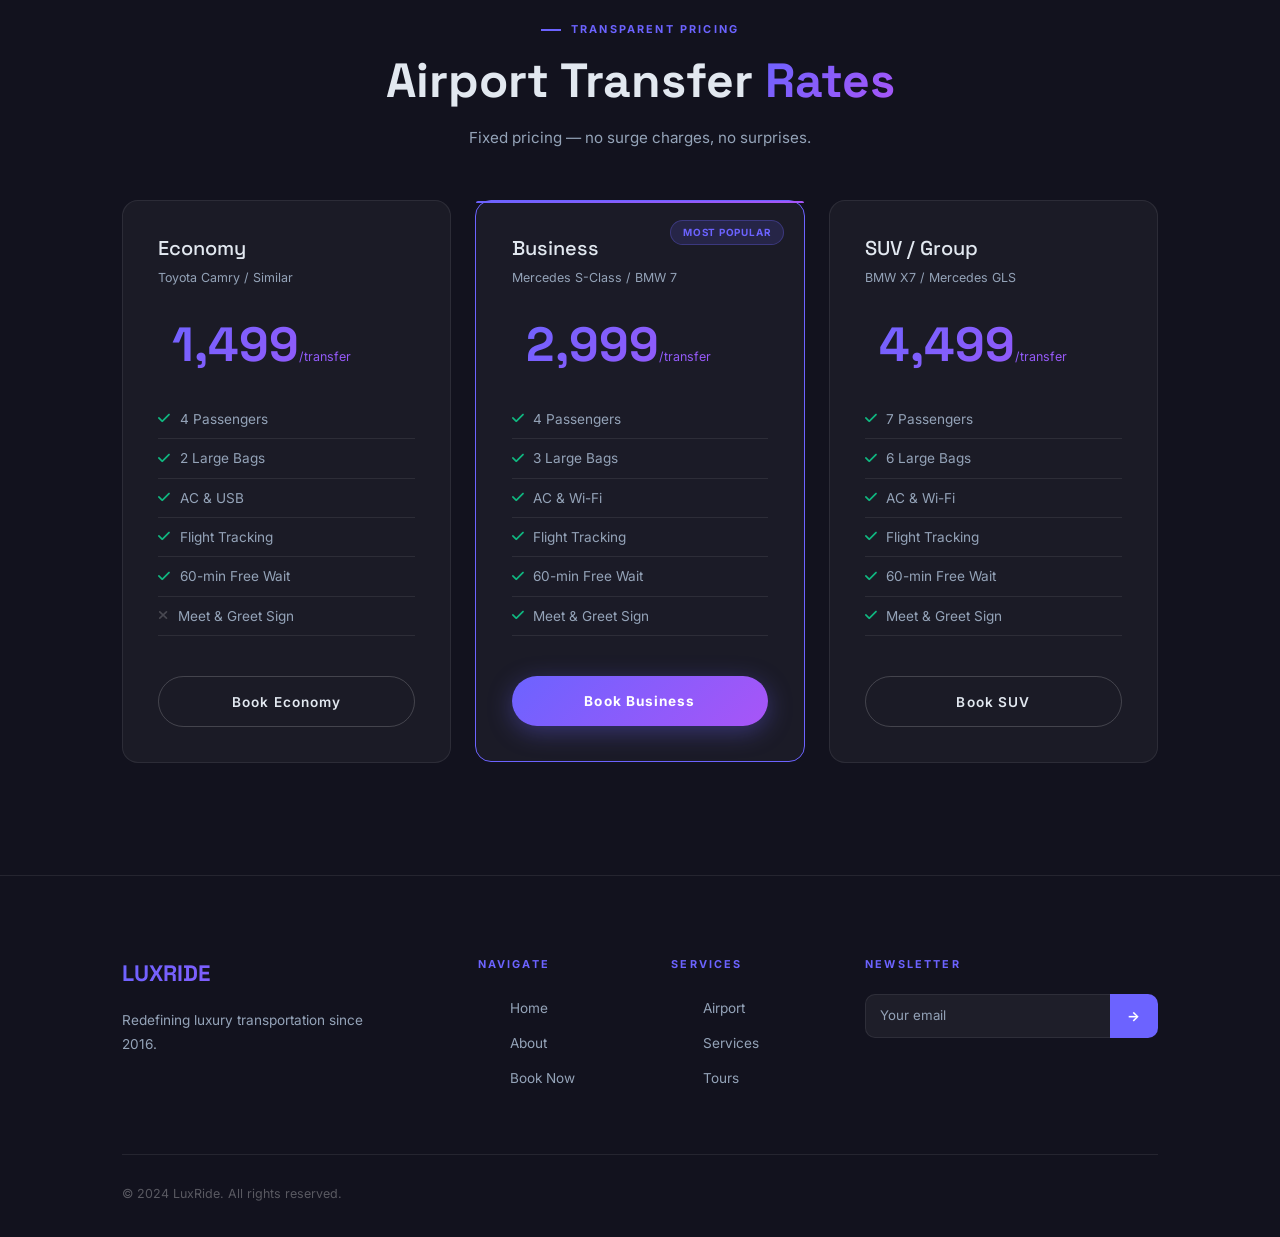
<file: airport.html>
<!DOCTYPE html><html lang="en"><head>
  <meta charset="UTF-8"/><meta name="viewport" content="width=device-width,initial-scale=1.0"/>
  <title>Airport Taxi Service — LuxRide</title>
  <link rel="stylesheet" href="https://cdn.jsdelivr.net/npm/bootstrap@5.3.2/dist/css/bootstrap.min.css"/>
  <link rel="stylesheet" href="https://cdnjs.cloudflare.com/ajax/libs/font-awesome/6.5.0/css/all.min.css"/>
  <link rel="stylesheet" href="css/style.css"/>
</head><body>
<div id="pageLoader"><div class="loader-logo">LUXRIDE</div><div class="loader-track"><div class="loader-fill"></div></div></div>
<canvas id="bgCanvas"></canvas><nav id="mainNav"><div class="nav-inner"><a class="nav-logo" href="index.html">LUXRIDE</a>
    <div class="nav-links" id="navLinks"><a class="nav-link" href="index.html">Home</a>
      <a class="nav-link" href="about.html">About</a>
      <a class="nav-link" href="services.html">Services</a>
      <a class="nav-link" href="fleet.html">Fleet</a>
      <a class="nav-link active" href="airport.html">Airport</a>
      <a class="nav-link" href="tours.html">Tours</a>
      <a class="nav-link" href="blog.html">Blog</a>
      <a class="nav-link" href="contact.html">Contact</a>
      <a class="nav-link nav-cta" href="booking.html">Book Ride</a></div>
    <div class="hamburger" id="hamburger"><span></span><span></span><span></span></div>
  </div></nav>
<section class="page-hero"><div class="page-hero-deco"></div><div class="container"><div class="col-lg-8 reveal">
  <div class="section-tag">Airport Service</div>
  <h1 class="page-title">Airport <span class="g">Transfers</span></h1>
  <p class="section-sub mt-3">Stress-free airport rides with real-time tracking and guaranteed punctuality — 24/7, every day.</p>
  <div class="hero-ctas mt-4"><a href="booking.html" class="btn-primary">Book Airport Ride ✈️</a><a href="tel:+919876543210" class="btn-outline">Call Now</a></div>
  <div class="breadcrumb mt-3"><a href="index.html">Home</a><span class="bc-sep">/</span><span>Airport</span></div>
</div></div></section>

<div class="ticker-wrap"><div class="ticker-track" id="ticker"></div></div>

<section class="section-pad" style="position:relative;z-index:1"><div class="container">
  <div class="text-center mb-5 reveal"><div class="section-tag justify-content-center">Coverage</div><h2 class="section-title">Major Airports <span class="grad">We Serve</span></h2></div>
  <div class="row g-4">
    <div class="col-md-4 col-sm-6 reveal"><div class="airport-card"><div style="font-size:2rem;margin-bottom:.5rem">✈️</div><div class="airport-code">AMD</div><h6 style="font-family:'Space Grotesk',sans-serif;margin-top:.5rem">Sardar Vallabhbhai Patel</h6><p style="font-size:.8rem;color:var(--muted)">Ahmedabad International</p></div></div>
    <div class="col-md-4 col-sm-6 reveal"><div class="airport-card"><div style="font-size:2rem;margin-bottom:.5rem">✈️</div><div class="airport-code">BOM</div><h6 style="font-family:'Space Grotesk',sans-serif;margin-top:.5rem">Chhatrapati Shivaji Maharaj</h6><p style="font-size:.8rem;color:var(--muted)">Mumbai International</p></div></div>
    <div class="col-md-4 col-sm-6 reveal"><div class="airport-card"><div style="font-size:2rem;margin-bottom:.5rem">✈️</div><div class="airport-code">DEL</div><h6 style="font-family:'Space Grotesk',sans-serif;margin-top:.5rem">Indira Gandhi International</h6><p style="font-size:.8rem;color:var(--muted)">New Delhi</p></div></div>
    <div class="col-md-4 col-sm-6 reveal"><div class="airport-card"><div style="font-size:2rem;margin-bottom:.5rem">✈️</div><div class="airport-code">BLR</div><h6 style="font-family:'Space Grotesk',sans-serif;margin-top:.5rem">Kempegowda International</h6><p style="font-size:.8rem;color:var(--muted)">Bangalore</p></div></div>
    <div class="col-md-4 col-sm-6 reveal"><div class="airport-card"><div style="font-size:2rem;margin-bottom:.5rem">✈️</div><div class="airport-code">HYD</div><h6 style="font-family:'Space Grotesk',sans-serif;margin-top:.5rem">Rajiv Gandhi International</h6><p style="font-size:.8rem;color:var(--muted)">Hyderabad</p></div></div>
    <div class="col-md-4 col-sm-6 reveal"><div class="airport-card"><div style="font-size:2rem;margin-bottom:.5rem">✈️</div><div class="airport-code">MAA</div><h6 style="font-family:'Space Grotesk',sans-serif;margin-top:.5rem">Chennai International</h6><p style="font-size:.8rem;color:var(--muted)">Chennai</p></div></div>
  </div>
</div></section>

<section class="section-pad" style="background:var(--ink2);position:relative;z-index:1;border-top:1px solid var(--border)">
  <div class="container"><div class="text-center mb-5 reveal"><div class="section-tag justify-content-center">Transparent Pricing</div><h2 class="section-title">Airport Transfer <span class="grad">Rates</span></h2><p class="section-sub mx-auto text-center">Fixed pricing — no surge charges, no surprises.</p></div>
  <div class="row g-4 justify-content-center">
    <div class="col-md-4 reveal"><div class="pricing-card"><h5 style="font-family:'Space Grotesk',sans-serif;margin-bottom:.5rem">Economy</h5><p style="font-size:.78rem;color:var(--muted);margin-bottom:1rem">Toyota Camry / Similar</p><div class="price-big"><sup>₹</sup>1,499<small>/transfer</small></div><ul class="pricing-list list-unstyled mt-3"><li><i class="fas fa-check ok"></i>4 Passengers</li><li><i class="fas fa-check ok"></i>2 Large Bags</li><li><i class="fas fa-check ok"></i>AC & USB</li><li><i class="fas fa-check ok"></i>Flight Tracking</li><li><i class="fas fa-check ok"></i>60-min Free Wait</li><li><i class="fas fa-times no"></i>Meet & Greet Sign</li></ul><a href="booking.html" class="btn-outline w-100 justify-content-center mt-4">Book Economy</a></div></div>
    <div class="col-md-4 reveal"><div class="pricing-card featured"><div class="pop-tag">Most Popular</div><h5 style="font-family:'Space Grotesk',sans-serif;margin-bottom:.5rem">Business</h5><p style="font-size:.78rem;color:var(--muted);margin-bottom:1rem">Mercedes S-Class / BMW 7</p><div class="price-big"><sup>₹</sup>2,999<small>/transfer</small></div><ul class="pricing-list list-unstyled mt-3"><li><i class="fas fa-check ok"></i>4 Passengers</li><li><i class="fas fa-check ok"></i>3 Large Bags</li><li><i class="fas fa-check ok"></i>AC & Wi-Fi</li><li><i class="fas fa-check ok"></i>Flight Tracking</li><li><i class="fas fa-check ok"></i>60-min Free Wait</li><li><i class="fas fa-check ok"></i>Meet & Greet Sign</li></ul><a href="booking.html" class="btn-primary w-100 justify-content-center mt-4">Book Business</a></div></div>
    <div class="col-md-4 reveal"><div class="pricing-card"><h5 style="font-family:'Space Grotesk',sans-serif;margin-bottom:.5rem">SUV / Group</h5><p style="font-size:.78rem;color:var(--muted);margin-bottom:1rem">BMW X7 / Mercedes GLS</p><div class="price-big"><sup>₹</sup>4,499<small>/transfer</small></div><ul class="pricing-list list-unstyled mt-3"><li><i class="fas fa-check ok"></i>7 Passengers</li><li><i class="fas fa-check ok"></i>6 Large Bags</li><li><i class="fas fa-check ok"></i>AC & Wi-Fi</li><li><i class="fas fa-check ok"></i>Flight Tracking</li><li><i class="fas fa-check ok"></i>60-min Free Wait</li><li><i class="fas fa-check ok"></i>Meet & Greet Sign</li></ul><a href="booking.html" class="btn-outline w-100 justify-content-center mt-4">Book SUV</a></div></div>
  </div></div>
</section>
<footer><div class="container"><div class="footer-grid">
      <div><div class="footer-brand">LUXRIDE</div><p class="footer-desc">Redefining luxury transportation since 2016.</p></div>
      <div><div class="footer-head">Navigate</div><ul class="footer-links"><li><a href="index.html">Home</a></li><li><a href="about.html">About</a></li><li><a href="booking.html">Book Now</a></li></ul></div>
      <div><div class="footer-head">Services</div><ul class="footer-links"><li><a href="airport.html">Airport</a></li><li><a href="services.html">Services</a></li><li><a href="tours.html">Tours</a></li></ul></div>
      <div><div class="footer-head">Newsletter</div><div class="nl-form"><input type="email" class="nl-inp" id="nlEmail" placeholder="Your email"/><button class="nl-btn" onclick="subNewsletter('nlEmail')">→</button></div></div>
    </div><div class="footer-bottom"><span class="footer-copy">© 2024 LuxRide. All rights reserved.</span></div></div></footer>
    <button id="btt"><i class="fas fa-chevron-up"></i></button><div id="notif" class="notif"></div>
    <script src="https://cdn.jsdelivr.net/npm/bootstrap@5.3.2/dist/js/bootstrap.bundle.min.js"></script>
    <script src="js/script.js"></script></body></html>
</file>
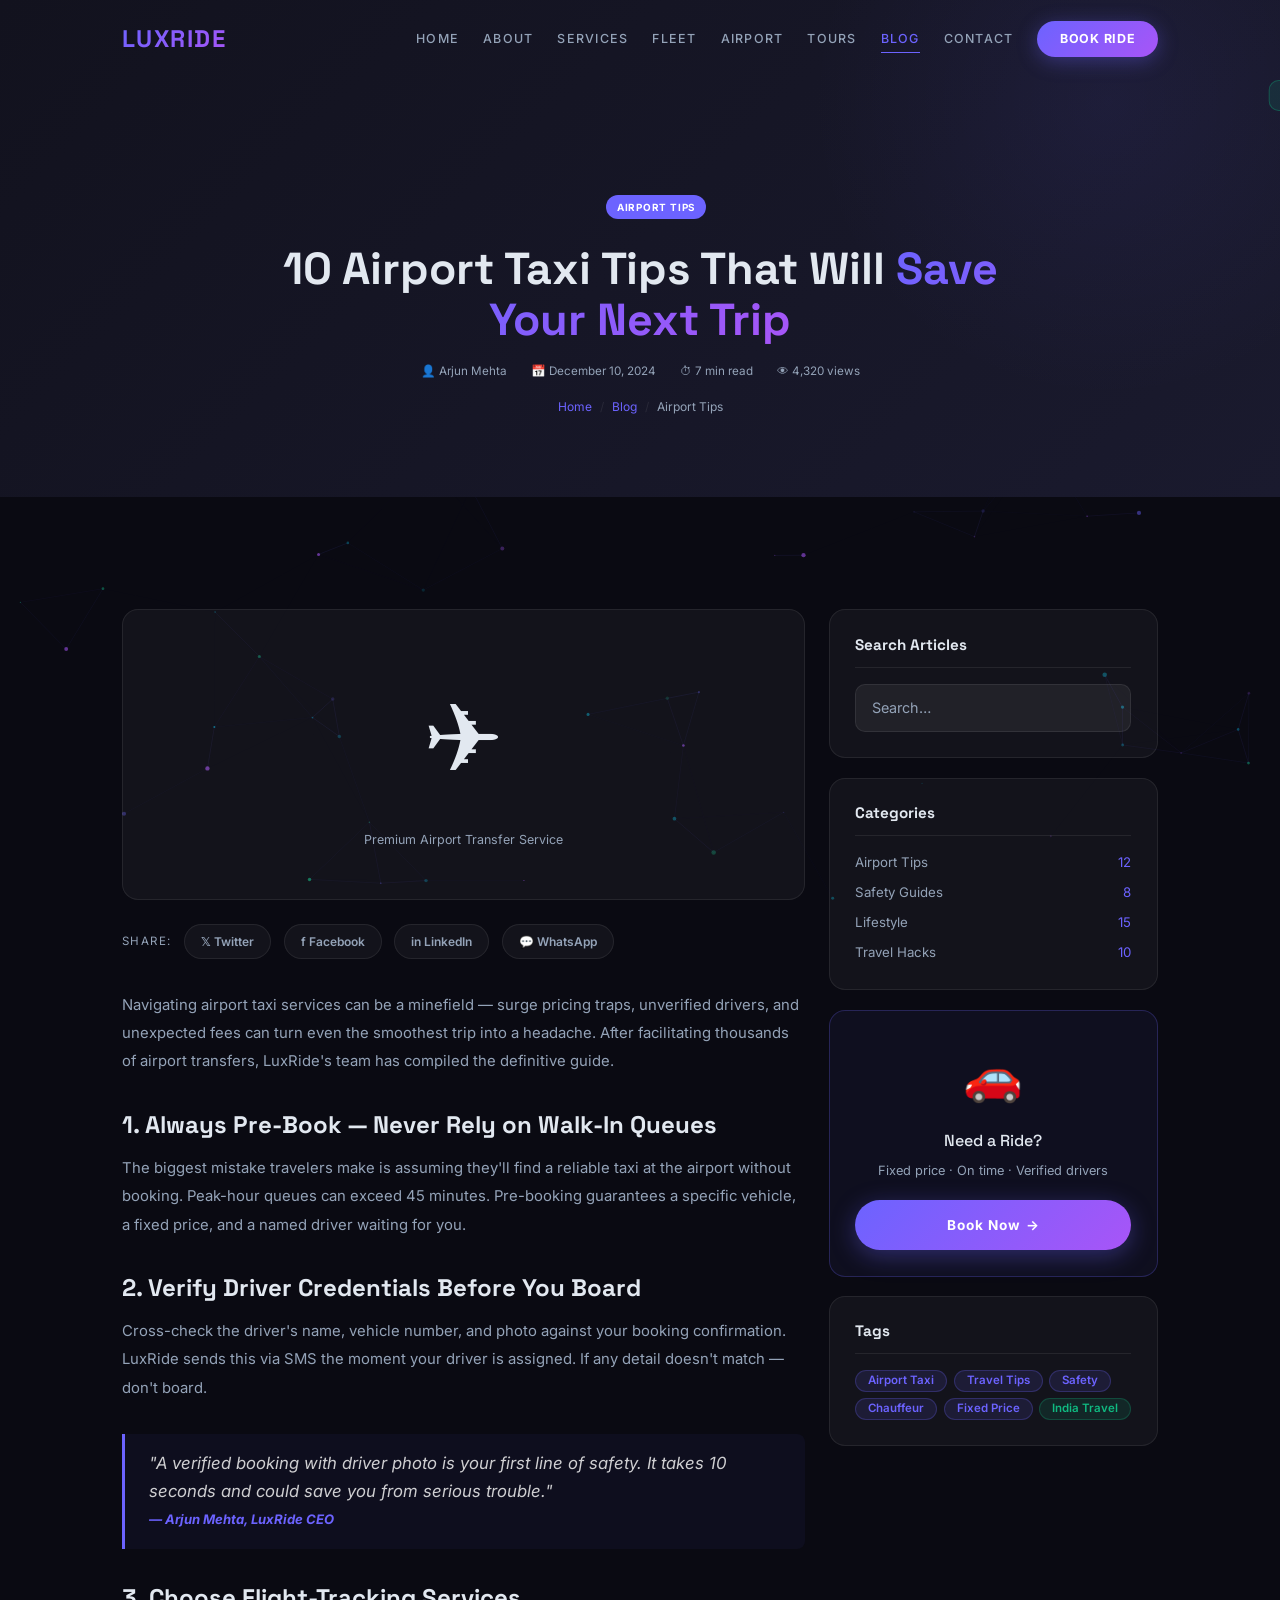
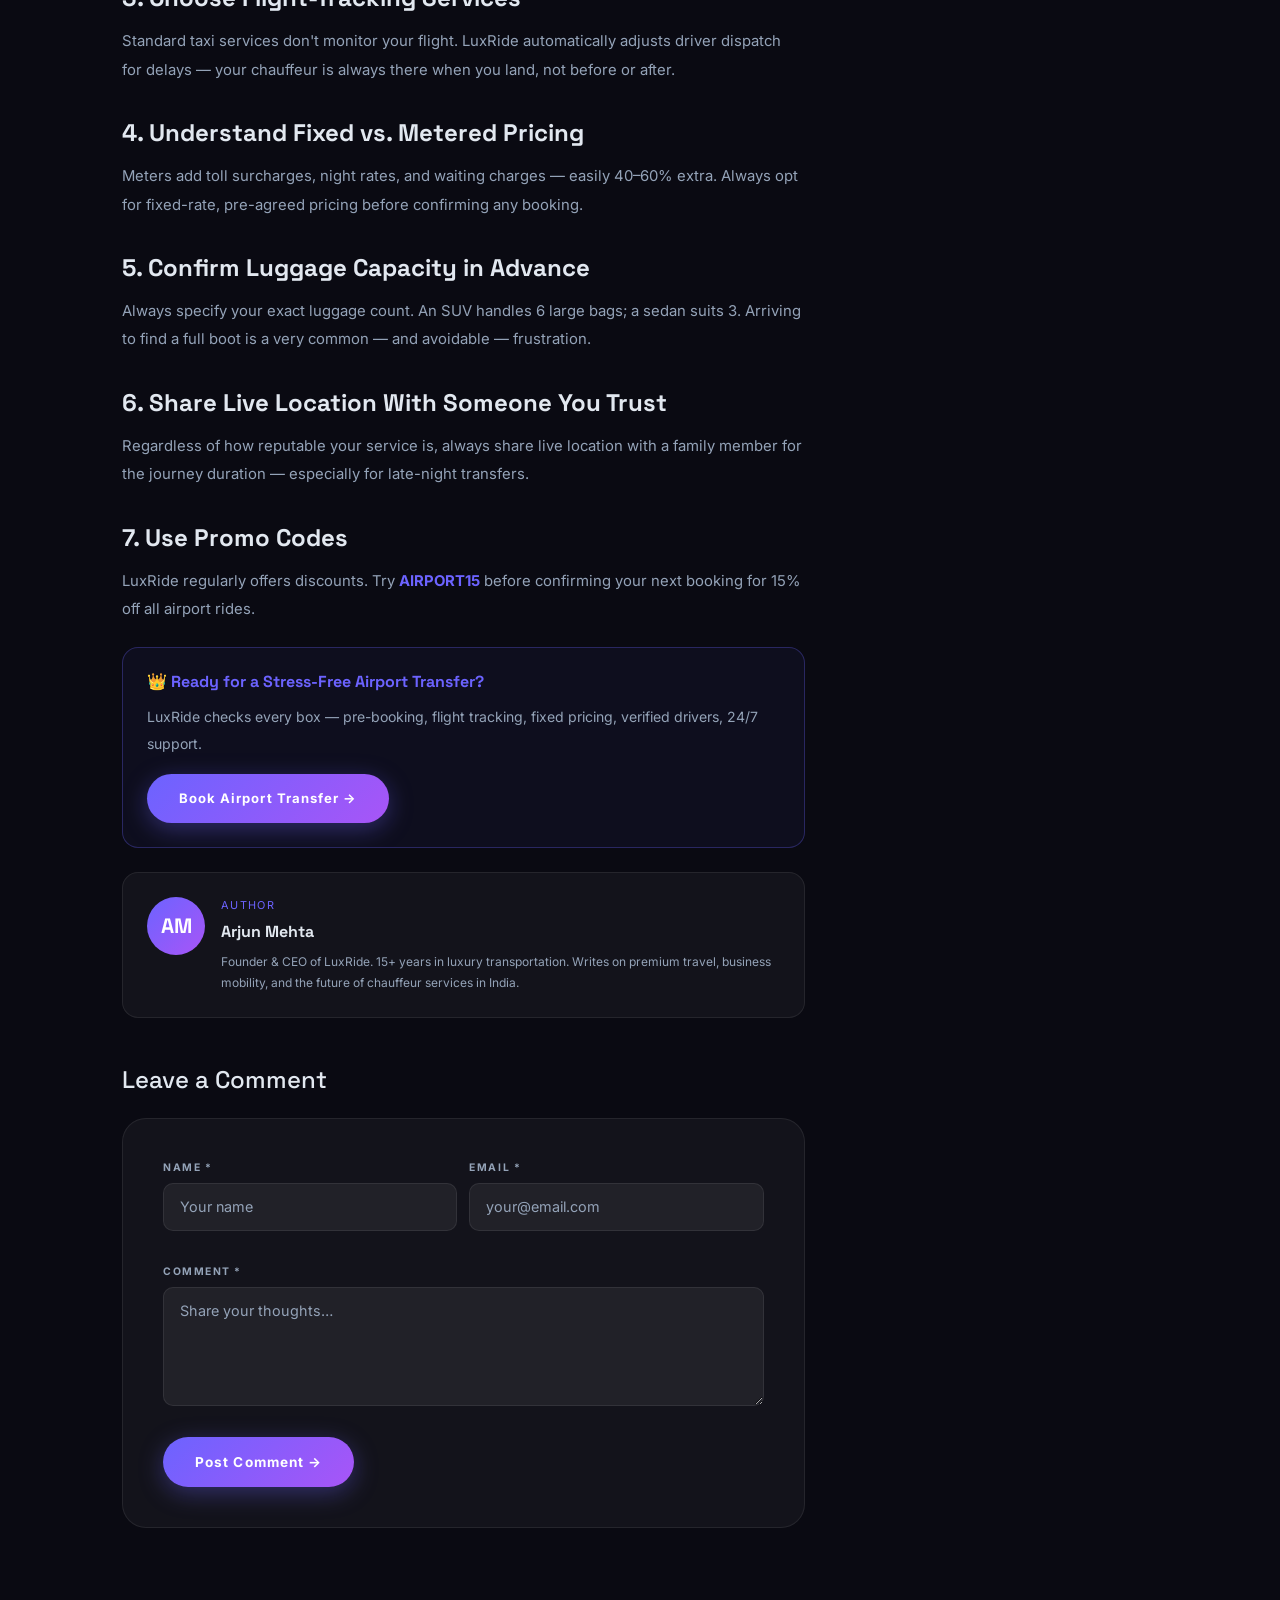
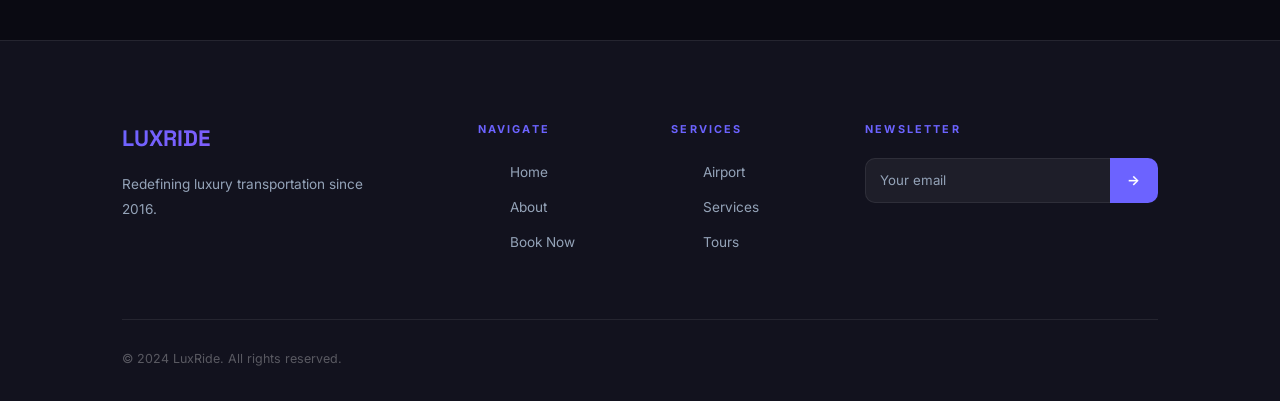
<file: blog-single.html>
<!DOCTYPE html><html lang="en"><head>
  <meta charset="UTF-8"/><meta name="viewport" content="width=device-width,initial-scale=1.0"/>
  <title>10 Airport Taxi Tips — LuxRide</title>
  <link rel="stylesheet" href="https://cdn.jsdelivr.net/npm/bootstrap@5.3.2/dist/css/bootstrap.min.css"/>
  <link rel="stylesheet" href="https://cdnjs.cloudflare.com/ajax/libs/font-awesome/6.5.0/css/all.min.css"/>
  <link rel="stylesheet" href="css/style.css"/>
</head><body>
<div id="pageLoader"><div class="loader-logo">LUXRIDE</div><div class="loader-track"><div class="loader-fill"></div></div></div>
<canvas id="bgCanvas"></canvas><nav id="mainNav"><div class="nav-inner"><a class="nav-logo" href="index.html">LUXRIDE</a>
    <div class="nav-links" id="navLinks"><a class="nav-link" href="index.html">Home</a>
      <a class="nav-link" href="about.html">About</a>
      <a class="nav-link" href="services.html">Services</a>
      <a class="nav-link" href="fleet.html">Fleet</a>
      <a class="nav-link" href="airport.html">Airport</a>
      <a class="nav-link" href="tours.html">Tours</a>
      <a class="nav-link active" href="blog.html">Blog</a>
      <a class="nav-link" href="contact.html">Contact</a>
      <a class="nav-link nav-cta" href="booking.html">Book Ride</a></div>
    <div class="hamburger" id="hamburger"><span></span><span></span><span></span></div>
  </div></nav>
<section class="article-hero"><div class="page-hero-deco"></div><div class="container">
  <div style="max-width:740px;margin:auto;text-align:center;padding-top:2rem" class="reveal">
    <span class="blog-cat" style="position:relative;margin-bottom:1.5rem;display:inline-block">Airport Tips</span>
    <h1 style="font-family:'Space Grotesk',sans-serif;font-size:clamp(1.7rem,4vw,2.8rem);font-weight:800;line-height:1.15;margin:1rem 0">10 Airport Taxi Tips That Will <span style="background:linear-gradient(135deg,var(--neon),var(--neon2));-webkit-background-clip:text;-webkit-text-fill-color:transparent">Save Your Next Trip</span></h1>
    <div class="blog-meta justify-content-center" style="display:flex;gap:1.5rem;justify-content:center;flex-wrap:wrap;margin-top:1rem">
      <span>👤 Arjun Mehta</span><span>📅 December 10, 2024</span><span>⏱ 7 min read</span><span>👁 4,320 views</span>
    </div>
    <div class="breadcrumb justify-content-center mt-3" style="justify-content:center"><a href="index.html">Home</a><span class="bc-sep">/</span><a href="blog.html">Blog</a><span class="bc-sep">/</span><span>Airport Tips</span></div>
  </div>
</div></section>

<section class="section-pad" style="position:relative;z-index:1"><div class="container"><div class="row gy-5">

  <div class="col-lg-8 reveal">
    <!-- Featured image -->
    <div class="svc-card p-5 text-center mb-4" style="font-size:6rem">✈️<p style="font-size:.75rem;color:var(--muted);margin-top:.8rem;margin-bottom:0;font-size:.78rem">Premium Airport Transfer Service</p></div>
    <!-- Share buttons -->
    <div style="display:flex;align-items:center;gap:.8rem;margin-bottom:2rem;flex-wrap:wrap">
      <span style="font-size:.72rem;color:var(--muted);text-transform:uppercase;letter-spacing:.12em">Share:</span>
      <button class="share-btn">𝕏 Twitter</button>
      <button class="share-btn">f Facebook</button>
      <button class="share-btn">in LinkedIn</button>
      <button class="share-btn">💬 WhatsApp</button>
    </div>
    <div class="article-content">
      <p>Navigating airport taxi services can be a minefield — surge pricing traps, unverified drivers, and unexpected fees can turn even the smoothest trip into a headache. After facilitating thousands of airport transfers, LuxRide's team has compiled the definitive guide.</p>
      <h2>1. Always Pre-Book — Never Rely on Walk-In Queues</h2>
      <p>The biggest mistake travelers make is assuming they'll find a reliable taxi at the airport without booking. Peak-hour queues can exceed 45 minutes. Pre-booking guarantees a specific vehicle, a fixed price, and a named driver waiting for you.</p>
      <h2>2. Verify Driver Credentials Before You Board</h2>
      <p>Cross-check the driver's name, vehicle number, and photo against your booking confirmation. LuxRide sends this via SMS the moment your driver is assigned. If any detail doesn't match — don't board.</p>
      <blockquote>"A verified booking with driver photo is your first line of safety. It takes 10 seconds and could save you from serious trouble."<br/><strong style="font-size:.82rem;color:var(--neon)">— Arjun Mehta, LuxRide CEO</strong></blockquote>
      <h2>3. Choose Flight-Tracking Services</h2>
      <p>Standard taxi services don't monitor your flight. LuxRide automatically adjusts driver dispatch for delays — your chauffeur is always there when you land, not before or after.</p>
      <h2>4. Understand Fixed vs. Metered Pricing</h2>
      <p>Meters add toll surcharges, night rates, and waiting charges — easily 40–60% extra. Always opt for fixed-rate, pre-agreed pricing before confirming any booking.</p>
      <h2>5. Confirm Luggage Capacity in Advance</h2>
      <p>Always specify your exact luggage count. An SUV handles 6 large bags; a sedan suits 3. Arriving to find a full boot is a very common — and avoidable — frustration.</p>
      <h2>6. Share Live Location With Someone You Trust</h2>
      <p>Regardless of how reputable your service is, always share live location with a family member for the journey duration — especially for late-night transfers.</p>
      <h2>7. Use Promo Codes</h2>
      <p>LuxRide regularly offers discounts. Try <strong style="color:var(--neon)">AIRPORT15</strong> before confirming your next booking for 15% off all airport rides.</p>
      <div class="svc-card p-4 mt-4" style="border-color:rgba(108,99,255,.3);background:rgba(108,99,255,.05)">
        <h5 style="font-family:'Space Grotesk',sans-serif;color:var(--neon);margin-bottom:.8rem">👑 Ready for a Stress-Free Airport Transfer?</h5>
        <p style="color:var(--muted);margin-bottom:1rem;font-size:.88rem">LuxRide checks every box — pre-booking, flight tracking, fixed pricing, verified drivers, 24/7 support.</p>
        <a href="booking.html" class="btn-primary" style="font-size:.82rem">Book Airport Transfer →</a>
      </div>
    </div>

    <!-- Author -->
    <div class="svc-card p-4 mt-4" style="display:flex;gap:1rem;align-items:flex-start">
      <div style="width:58px;height:58px;border-radius:50%;background:linear-gradient(135deg,var(--neon),var(--neon2));display:flex;align-items:center;justify-content:center;font-family:'Space Grotesk',sans-serif;font-size:1.3rem;font-weight:800;color:#fff;flex-shrink:0">AM</div>
      <div><div style="font-size:.68rem;color:var(--neon);text-transform:uppercase;letter-spacing:.12em;margin-bottom:.3rem">Author</div><div style="font-family:'Space Grotesk',sans-serif;font-weight:700;margin-bottom:.3rem">Arjun Mehta</div><div style="font-size:.75rem;color:var(--muted);line-height:1.75">Founder & CEO of LuxRide. 15+ years in luxury transportation. Writes on premium travel, business mobility, and the future of chauffeur services in India.</div></div>
    </div>

    <!-- Comment Form -->
    <div class="mt-5"><h4 style="font-family:'Space Grotesk',sans-serif;margin-bottom:1.5rem">Leave a Comment</h4>
    <div class="booking-card">
      <div class="field-row" style="margin-bottom:1rem">
        <div class="field-group"><div class="field-label">Name *</div><input class="field-input" placeholder="Your name"/></div>
        <div class="field-group"><div class="field-label">Email *</div><input class="field-input" placeholder="your@email.com"/></div>
      </div>
      <div class="field-group"><div class="field-label">Comment *</div><textarea class="field-input" rows="4" placeholder="Share your thoughts…" style="resize:vertical"></textarea></div>
      <button class="btn-primary mt-2" onclick="this.textContent='Comment Posted! ✓';setTimeout(()=>this.textContent='Post Comment →',3000)">Post Comment →</button>
    </div></div>
  </div>

  <div class="col-lg-4 reveal-right">
    <div class="sidebar-card"><h5>Search Articles</h5><input class="field-input" placeholder="Search…"/></div>
    <div class="sidebar-card"><h5>Categories</h5>
      <div style="display:flex;flex-direction:column;gap:.5rem">
        <a href="blog.html" style="display:flex;justify-content:space-between;font-size:.83rem;color:var(--muted);transition:color .3s">Airport Tips<span style="color:var(--neon)">12</span></a>
        <a href="blog.html" style="display:flex;justify-content:space-between;font-size:.83rem;color:var(--muted)">Safety Guides<span style="color:var(--neon)">8</span></a>
        <a href="blog.html" style="display:flex;justify-content:space-between;font-size:.83rem;color:var(--muted)">Lifestyle<span style="color:var(--neon)">15</span></a>
        <a href="blog.html" style="display:flex;justify-content:space-between;font-size:.83rem;color:var(--muted)">Travel Hacks<span style="color:var(--neon)">10</span></a>
      </div>
    </div>
    <div class="sidebar-card text-center" style="background:rgba(108,99,255,.06);border-color:rgba(108,99,255,.25)">
      <div style="font-size:3rem;margin-bottom:1rem">🚗</div>
      <h6 style="font-family:'Space Grotesk',sans-serif;margin-bottom:.6rem">Need a Ride?</h6>
      <p style="font-size:.8rem;color:var(--muted);margin-bottom:1.2rem">Fixed price · On time · Verified drivers</p>
      <a href="booking.html" class="btn-primary w-100 justify-content-center">Book Now →</a>
    </div>
    <div class="sidebar-card"><h5>Tags</h5>
      <div style="display:flex;flex-wrap:wrap;gap:.4rem">
        <span class="badge badge-neon">Airport Taxi</span><span class="badge badge-neon">Travel Tips</span>
        <span class="badge badge-neon">Safety</span><span class="badge badge-neon">Chauffeur</span>
        <span class="badge badge-neon">Fixed Price</span><span class="badge badge-green">India Travel</span>
      </div>
    </div>
  </div>
</div></div></section>
<footer><div class="container"><div class="footer-grid">
      <div><div class="footer-brand">LUXRIDE</div><p class="footer-desc">Redefining luxury transportation since 2016.</p></div>
      <div><div class="footer-head">Navigate</div><ul class="footer-links"><li><a href="index.html">Home</a></li><li><a href="about.html">About</a></li><li><a href="booking.html">Book Now</a></li></ul></div>
      <div><div class="footer-head">Services</div><ul class="footer-links"><li><a href="airport.html">Airport</a></li><li><a href="services.html">Services</a></li><li><a href="tours.html">Tours</a></li></ul></div>
      <div><div class="footer-head">Newsletter</div><div class="nl-form"><input type="email" class="nl-inp" id="nlEmail" placeholder="Your email"/><button class="nl-btn" onclick="subNewsletter('nlEmail')">→</button></div></div>
    </div><div class="footer-bottom"><span class="footer-copy">© 2024 LuxRide. All rights reserved.</span></div></div></footer>
    <button id="btt"><i class="fas fa-chevron-up"></i></button><div id="notif" class="notif"></div>
    <script src="https://cdn.jsdelivr.net/npm/bootstrap@5.3.2/dist/js/bootstrap.bundle.min.js"></script>
    <script src="js/script.js"></script></body></html>
</file>
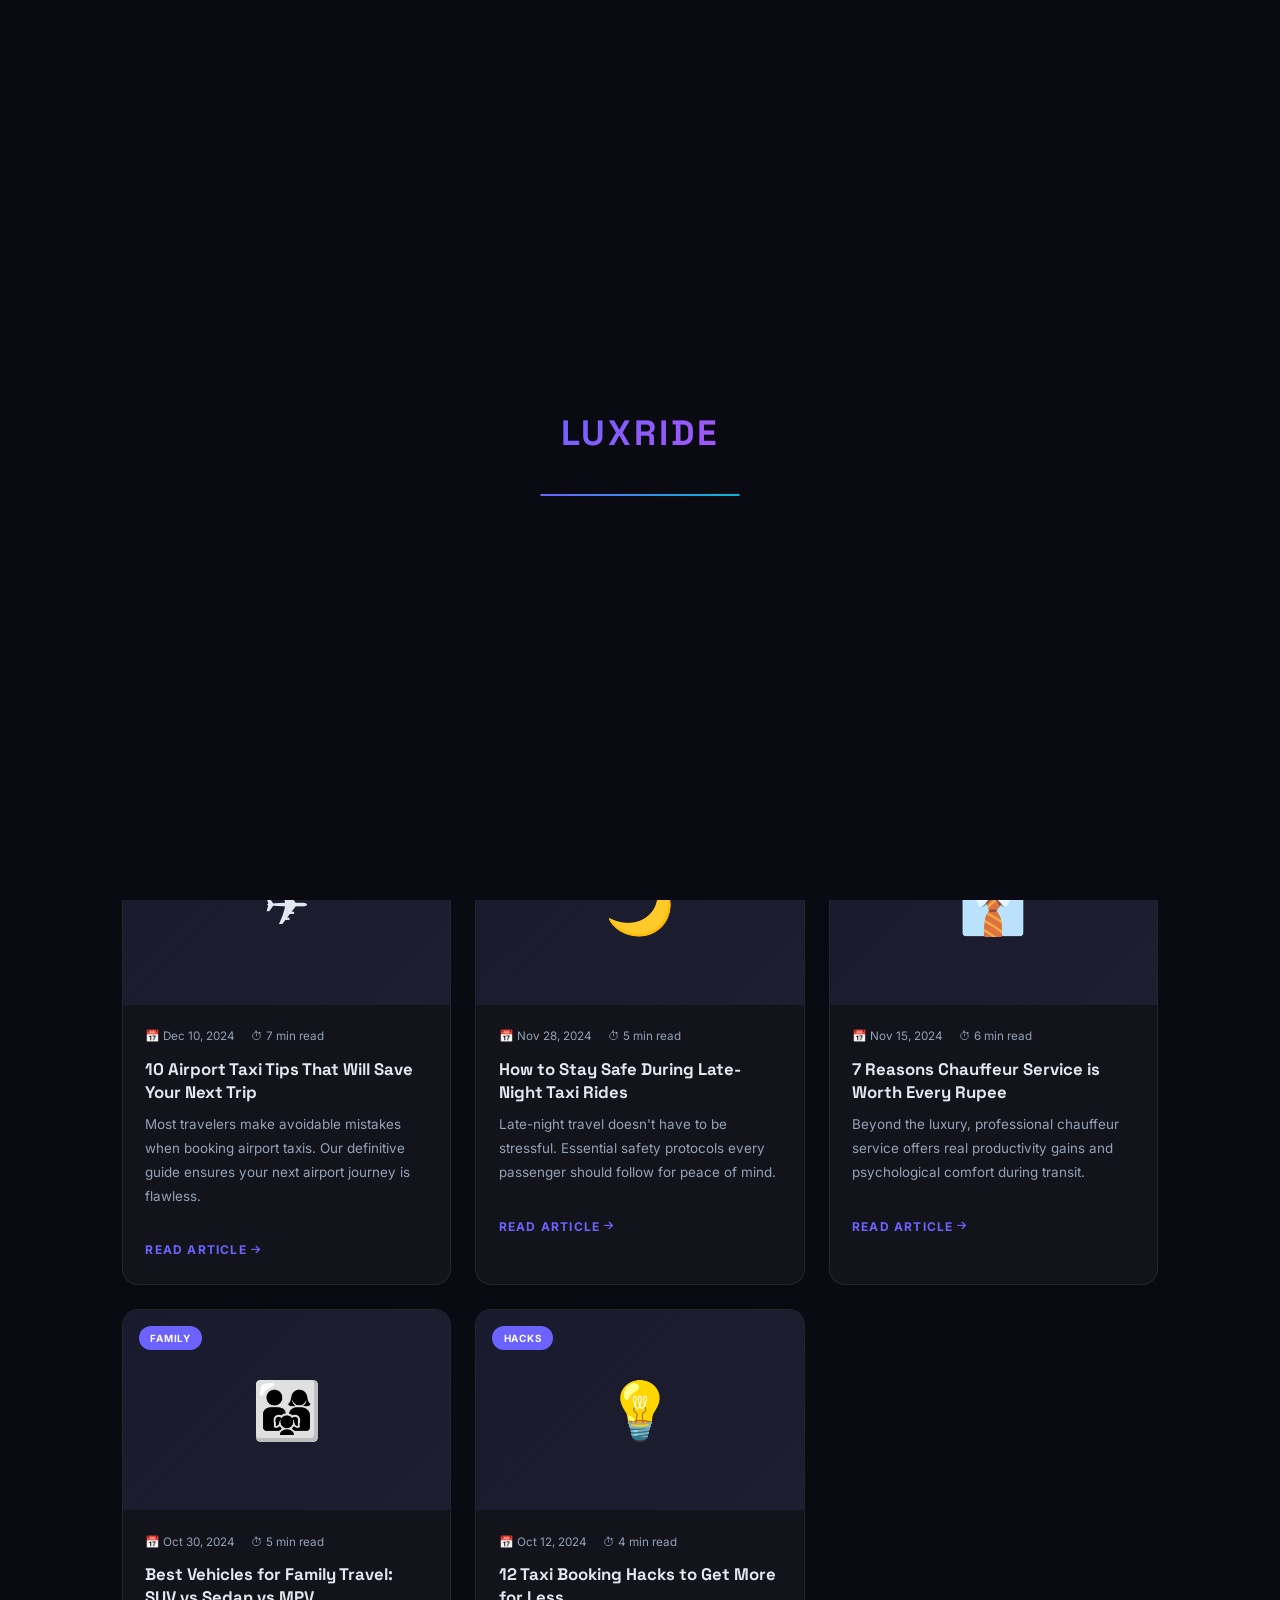
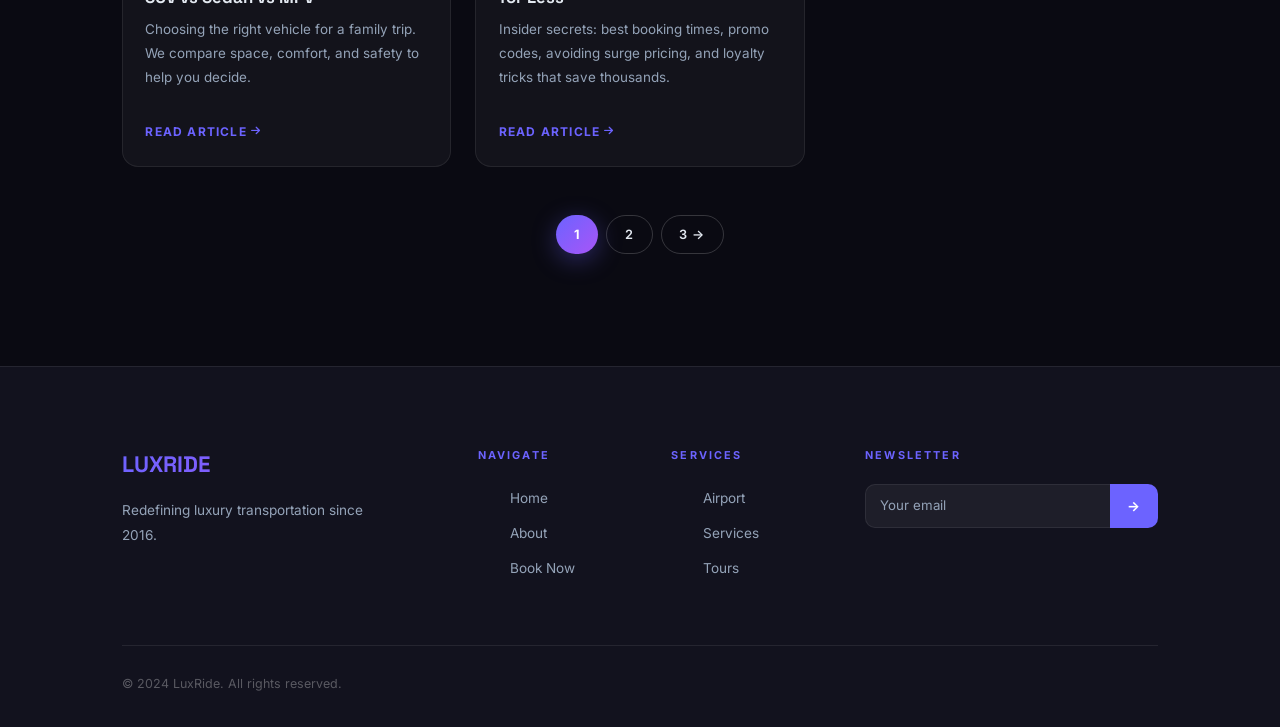
<file: blog.html>
<!DOCTYPE html><html lang="en"><head>
  <meta charset="UTF-8"/><meta name="viewport" content="width=device-width,initial-scale=1.0"/>
  <title>Blog — Travel Insights — LuxRide</title>
  <link rel="stylesheet" href="https://cdn.jsdelivr.net/npm/bootstrap@5.3.2/dist/css/bootstrap.min.css"/>
  <link rel="stylesheet" href="https://cdnjs.cloudflare.com/ajax/libs/font-awesome/6.5.0/css/all.min.css"/>
  <link rel="stylesheet" href="css/style.css"/>
</head><body>
<div id="pageLoader"><div class="loader-logo">LUXRIDE</div><div class="loader-track"><div class="loader-fill"></div></div></div>
<canvas id="bgCanvas"></canvas><nav id="mainNav"><div class="nav-inner"><a class="nav-logo" href="index.html">LUXRIDE</a>
    <div class="nav-links" id="navLinks"><a class="nav-link" href="index.html">Home</a>
      <a class="nav-link" href="about.html">About</a>
      <a class="nav-link" href="services.html">Services</a>
      <a class="nav-link" href="fleet.html">Fleet</a>
      <a class="nav-link" href="airport.html">Airport</a>
      <a class="nav-link" href="tours.html">Tours</a>
      <a class="nav-link active" href="blog.html">Blog</a>
      <a class="nav-link" href="contact.html">Contact</a>
      <a class="nav-link nav-cta" href="booking.html">Book Ride</a></div>
    <div class="hamburger" id="hamburger"><span></span><span></span><span></span></div>
  </div></nav>
<section class="page-hero"><div class="page-hero-deco"></div><div class="container"><div class="col-lg-7 reveal">
  <div class="section-tag">Travel Insights</div>
  <h1 class="page-title">The LuxRide <span class="g">Blog</span></h1>
  <p class="section-sub mt-3">Expert tips, travel guides, and luxury lifestyle content for the discerning traveler.</p>
  <div class="breadcrumb"><a href="index.html">Home</a><span class="bc-sep">/</span><span>Blog</span></div>
</div></div></section>
<section class="section-pad" style="position:relative;z-index:1"><div class="container">
  <div class="text-center mb-5 reveal"><div class="section-tag justify-content-center">Latest Articles</div><h2 class="section-title">From Our <span class="grad">Journal</span></h2></div>
  <div class="row g-4"><div class="col-md-6 col-lg-4 reveal">
  <div class="blog-card h-100">
    <div class="blog-thumb" style="background:linear-gradient(135deg,var(--ink3),var(--ink4))">
      <span style="font-size:3.5rem;position:relative;z-index:1">✈️</span>
      <span class="blog-cat">Airport Tips</span>
    </div>
    <div class="blog-body">
      <div class="blog-meta"><span>📅 Dec 10, 2024</span><span>⏱ 7 min read</span></div>
      <div class="blog-title"><a href="blog-single.html">10 Airport Taxi Tips That Will Save Your Next Trip</a></div>
      <p class="blog-excerpt">Most travelers make avoidable mistakes when booking airport taxis. Our definitive guide ensures your next airport journey is flawless.</p>
      <a href="blog-single.html" class="blog-more">Read Article <i class="fas fa-arrow-right" style="font-size:.65rem"></i></a>
    </div>
  </div>
</div><div class="col-md-6 col-lg-4 reveal">
  <div class="blog-card h-100">
    <div class="blog-thumb" style="background:linear-gradient(135deg,var(--ink3),var(--ink4))">
      <span style="font-size:3.5rem;position:relative;z-index:1">🌙</span>
      <span class="blog-cat">Safety</span>
    </div>
    <div class="blog-body">
      <div class="blog-meta"><span>📅 Nov 28, 2024</span><span>⏱ 5 min read</span></div>
      <div class="blog-title"><a href="blog-single.html">How to Stay Safe During Late-Night Taxi Rides</a></div>
      <p class="blog-excerpt">Late-night travel doesn't have to be stressful. Essential safety protocols every passenger should follow for peace of mind.</p>
      <a href="blog-single.html" class="blog-more">Read Article <i class="fas fa-arrow-right" style="font-size:.65rem"></i></a>
    </div>
  </div>
</div><div class="col-md-6 col-lg-4 reveal">
  <div class="blog-card h-100">
    <div class="blog-thumb" style="background:linear-gradient(135deg,var(--ink3),var(--ink4))">
      <span style="font-size:3.5rem;position:relative;z-index:1">👔</span>
      <span class="blog-cat">Lifestyle</span>
    </div>
    <div class="blog-body">
      <div class="blog-meta"><span>📅 Nov 15, 2024</span><span>⏱ 6 min read</span></div>
      <div class="blog-title"><a href="blog-single.html">7 Reasons Chauffeur Service is Worth Every Rupee</a></div>
      <p class="blog-excerpt">Beyond the luxury, professional chauffeur service offers real productivity gains and psychological comfort during transit.</p>
      <a href="blog-single.html" class="blog-more">Read Article <i class="fas fa-arrow-right" style="font-size:.65rem"></i></a>
    </div>
  </div>
</div><div class="col-md-6 col-lg-4 reveal">
  <div class="blog-card h-100">
    <div class="blog-thumb" style="background:linear-gradient(135deg,var(--ink3),var(--ink4))">
      <span style="font-size:3.5rem;position:relative;z-index:1">👨‍👩‍👧</span>
      <span class="blog-cat">Family</span>
    </div>
    <div class="blog-body">
      <div class="blog-meta"><span>📅 Oct 30, 2024</span><span>⏱ 5 min read</span></div>
      <div class="blog-title"><a href="blog-single.html">Best Vehicles for Family Travel: SUV vs Sedan vs MPV</a></div>
      <p class="blog-excerpt">Choosing the right vehicle for a family trip. We compare space, comfort, and safety to help you decide.</p>
      <a href="blog-single.html" class="blog-more">Read Article <i class="fas fa-arrow-right" style="font-size:.65rem"></i></a>
    </div>
  </div>
</div><div class="col-md-6 col-lg-4 reveal">
  <div class="blog-card h-100">
    <div class="blog-thumb" style="background:linear-gradient(135deg,var(--ink3),var(--ink4))">
      <span style="font-size:3.5rem;position:relative;z-index:1">💡</span>
      <span class="blog-cat">Hacks</span>
    </div>
    <div class="blog-body">
      <div class="blog-meta"><span>📅 Oct 12, 2024</span><span>⏱ 4 min read</span></div>
      <div class="blog-title"><a href="blog-single.html">12 Taxi Booking Hacks to Get More for Less</a></div>
      <p class="blog-excerpt">Insider secrets: best booking times, promo codes, avoiding surge pricing, and loyalty tricks that save thousands.</p>
      <a href="blog-single.html" class="blog-more">Read Article <i class="fas fa-arrow-right" style="font-size:.65rem"></i></a>
    </div>
  </div>
</div></div>
  <div class="d-flex justify-content-center mt-5 gap-2">
    <button class="btn-primary" style="padding:.5rem 1.1rem;font-size:.8rem">1</button>
    <button class="btn-outline" style="padding:.5rem 1.1rem;font-size:.8rem">2</button>
    <button class="btn-outline" style="padding:.5rem 1.1rem;font-size:.8rem">3 →</button>
  </div>
</div></section>
<footer><div class="container"><div class="footer-grid">
      <div><div class="footer-brand">LUXRIDE</div><p class="footer-desc">Redefining luxury transportation since 2016.</p></div>
      <div><div class="footer-head">Navigate</div><ul class="footer-links"><li><a href="index.html">Home</a></li><li><a href="about.html">About</a></li><li><a href="booking.html">Book Now</a></li></ul></div>
      <div><div class="footer-head">Services</div><ul class="footer-links"><li><a href="airport.html">Airport</a></li><li><a href="services.html">Services</a></li><li><a href="tours.html">Tours</a></li></ul></div>
      <div><div class="footer-head">Newsletter</div><div class="nl-form"><input type="email" class="nl-inp" id="nlEmail" placeholder="Your email"/><button class="nl-btn" onclick="subNewsletter('nlEmail')">→</button></div></div>
    </div><div class="footer-bottom"><span class="footer-copy">© 2024 LuxRide. All rights reserved.</span></div></div></footer>
    <button id="btt"><i class="fas fa-chevron-up"></i></button><div id="notif" class="notif"></div>
    <script src="https://cdn.jsdelivr.net/npm/bootstrap@5.3.2/dist/js/bootstrap.bundle.min.js"></script>
    <script src="js/script.js"></script></body></html>
</file>
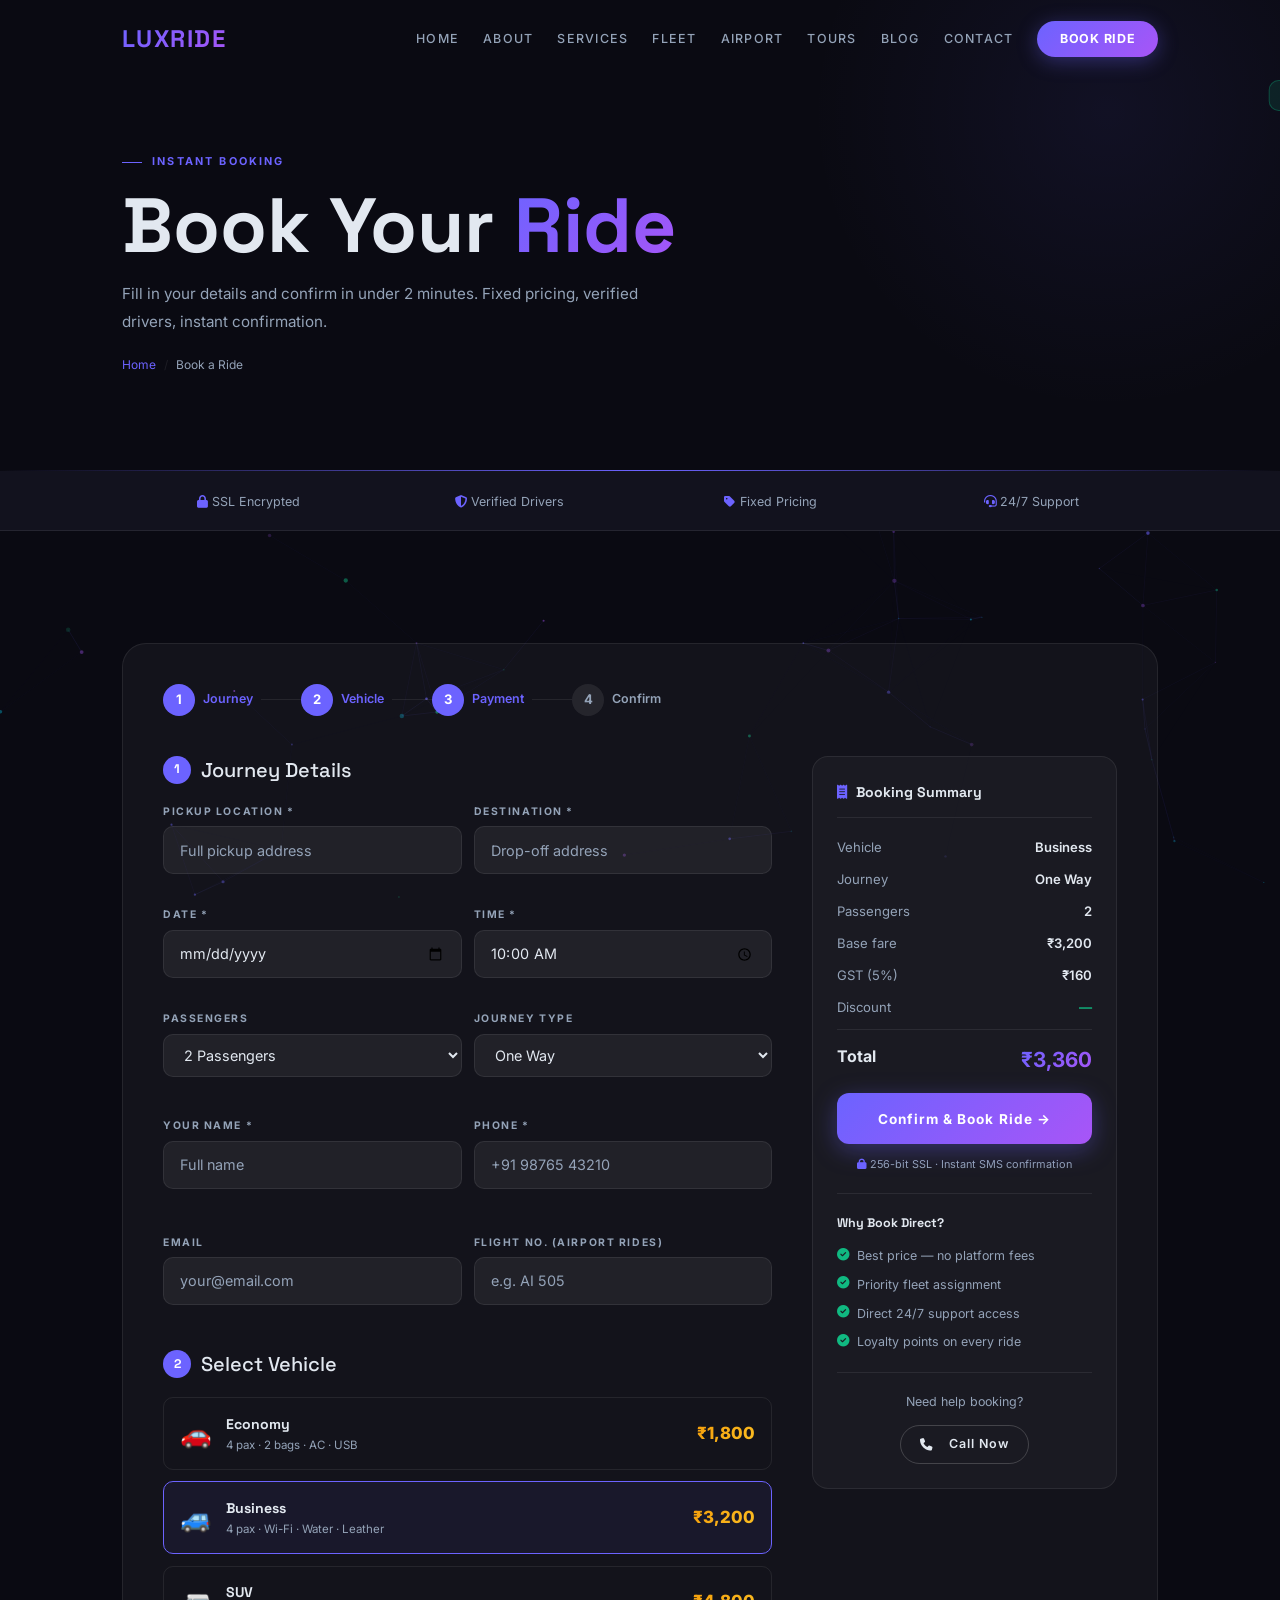
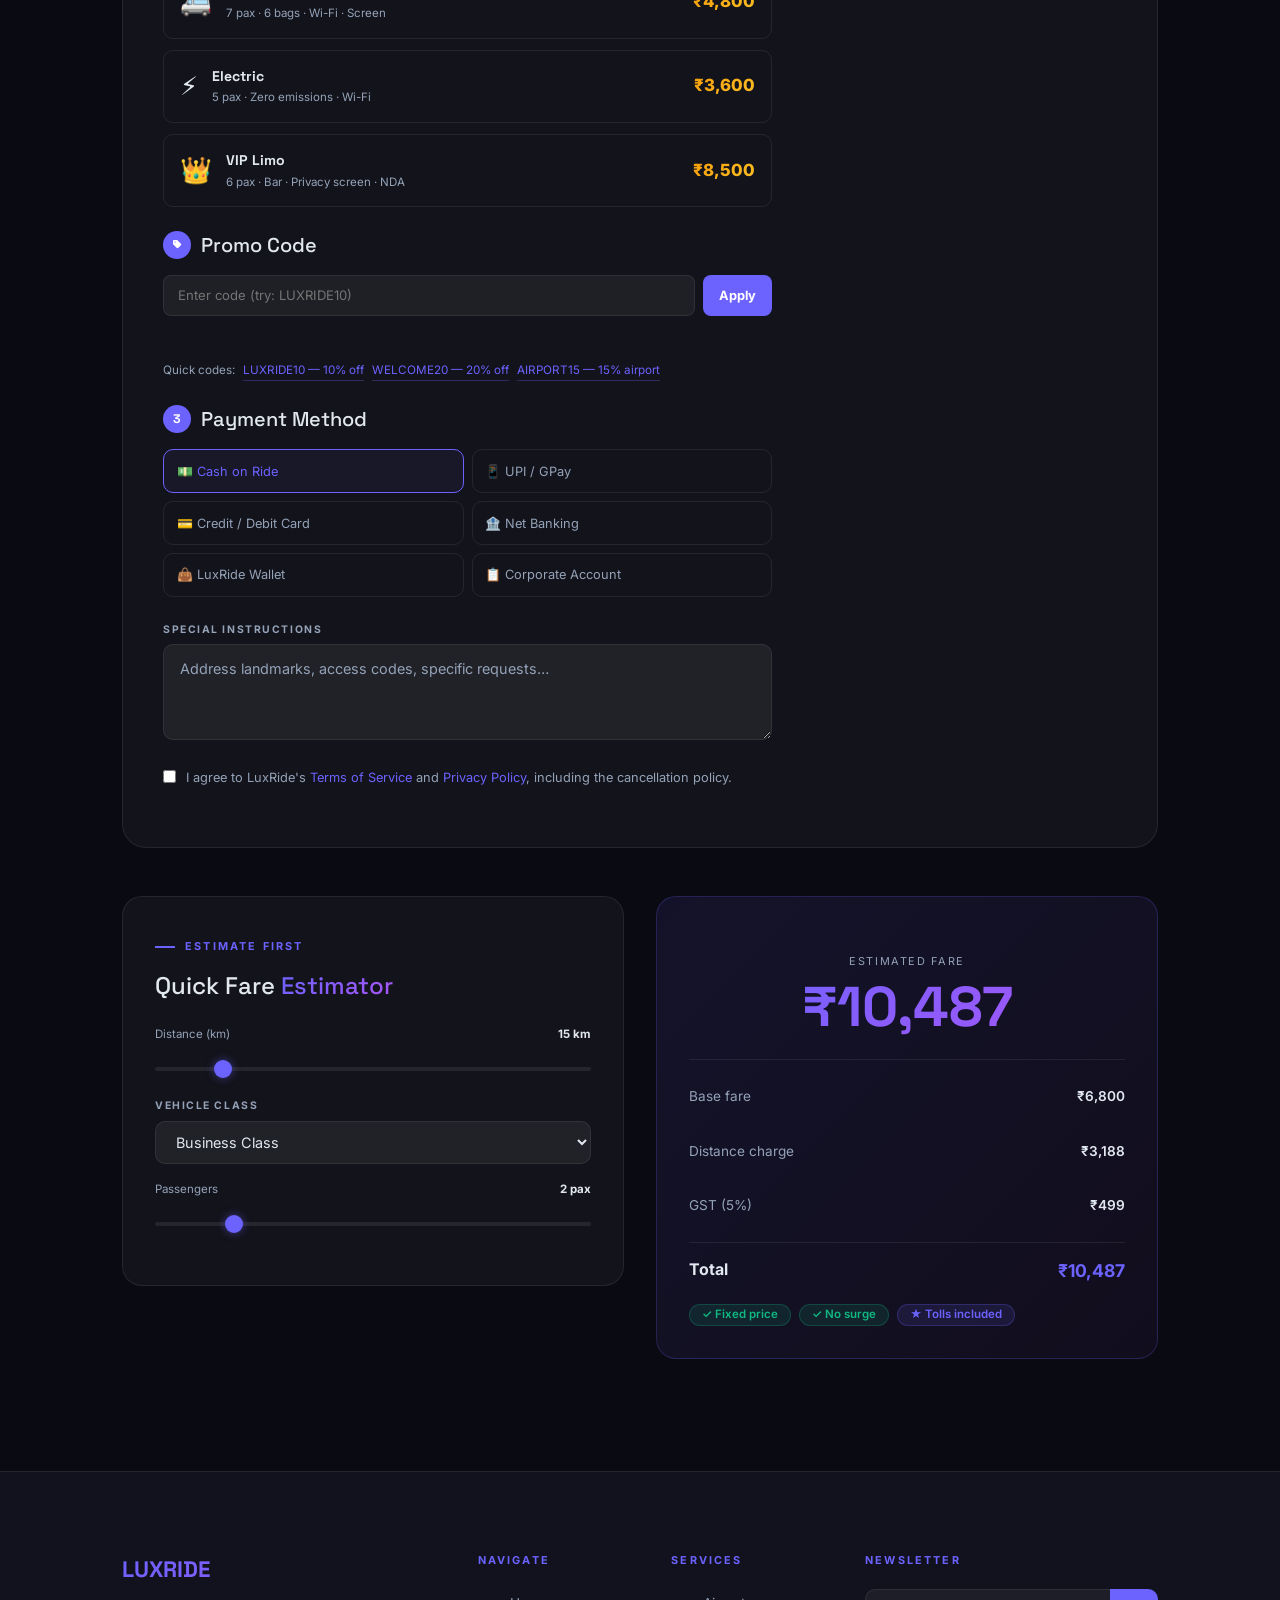
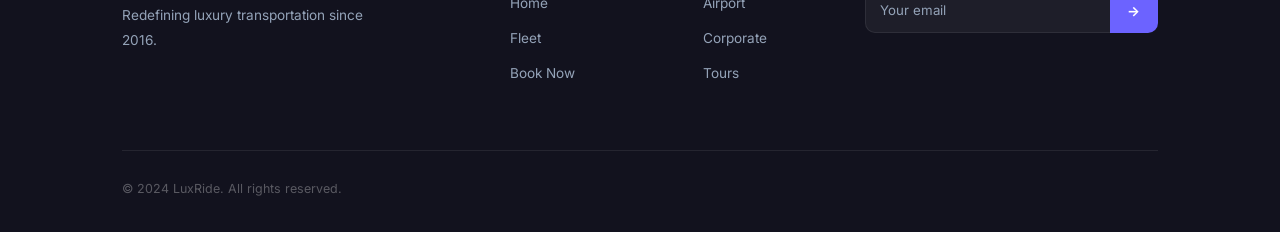
<file: booking.html>
<!DOCTYPE html>
<html lang="en">
<head>
  <meta charset="UTF-8"/><meta name="viewport" content="width=device-width,initial-scale=1.0"/>
  <title>Book a Ride — LuxRide</title>
  <link rel="stylesheet" href="https://cdn.jsdelivr.net/npm/bootstrap@5.3.2/dist/css/bootstrap.min.css"/>
  <link rel="stylesheet" href="https://cdnjs.cloudflare.com/ajax/libs/font-awesome/6.5.0/css/all.min.css"/>
  <link rel="stylesheet" href="css/style.css"/>
</head>
<body>
<div id="pageLoader"><div class="loader-logo">LUXRIDE</div><div class="loader-track"><div class="loader-fill"></div></div></div>
<canvas id="bgCanvas"></canvas>

<nav id="mainNav">
  <div class="nav-inner">
    <a class="nav-logo" href="index.html">LUXRIDE</a>
    <div class="nav-links" id="navLinks">
      <a class="nav-link" href="index.html">Home</a>
      <a class="nav-link" href="about.html">About</a>
      <a class="nav-link" href="services.html">Services</a>
      <a class="nav-link" href="fleet.html">Fleet</a>
      <a class="nav-link" href="airport.html">Airport</a>
      <a class="nav-link" href="tours.html">Tours</a>
      <a class="nav-link" href="blog.html">Blog</a>
      <a class="nav-link" href="contact.html">Contact</a>
      <a class="nav-link nav-cta active" href="booking.html">Book Ride</a>
    </div>
    <div class="hamburger" id="hamburger"><span></span><span></span><span></span></div>
  </div>
</nav>

<!-- Page Hero -->
<section class="page-hero">
  <div class="page-hero-deco"></div>
  <div class="container">
    <div class="col-lg-7 reveal">
      <div class="section-tag">Instant Booking</div>
      <h1 class="page-title">Book Your <span class="g">Ride</span></h1>
      <p class="section-sub mt-3">Fill in your details and confirm in under 2 minutes. Fixed pricing, verified drivers, instant confirmation.</p>
      <div class="breadcrumb"><a href="index.html">Home</a><span class="bc-sep">/</span><span>Book a Ride</span></div>
    </div>
  </div>
</section>

<!-- Trust Bar -->
<div style="background:var(--ink2);border-bottom:1px solid var(--border);padding:1rem 0;position:sticky;top:70px;z-index:100">
  <div class="container">
    <div class="row g-2 text-center">
      <div class="col-6 col-md-3"><span style="font-size:.78rem;color:var(--muted)"><i class="fas fa-lock" style="color:var(--neon);margin-right:.3rem"></i>SSL Encrypted</span></div>
      <div class="col-6 col-md-3"><span style="font-size:.78rem;color:var(--muted)"><i class="fas fa-shield-halved" style="color:var(--neon);margin-right:.3rem"></i>Verified Drivers</span></div>
      <div class="col-6 col-md-3"><span style="font-size:.78rem;color:var(--muted)"><i class="fas fa-tag" style="color:var(--neon);margin-right:.3rem"></i>Fixed Pricing</span></div>
      <div class="col-6 col-md-3"><span style="font-size:.78rem;color:var(--muted)"><i class="fas fa-headset" style="color:var(--neon);margin-right:.3rem"></i>24/7 Support</span></div>
    </div>
  </div>
</div>

<!-- Booking Section -->
<section class="section-pad" id="bookSection" style="position:relative;z-index:1">
  <div class="container">
    <div class="booking-card reveal">

      <!-- Step indicator -->
      <div style="display:flex;gap:0;margin-bottom:2rem;overflow-x:auto;padding-bottom:.5rem">
        <div style="display:flex;align-items:center;gap:.5rem;flex-shrink:0">
          <div style="width:32px;height:32px;border-radius:50%;background:var(--neon);display:flex;align-items:center;justify-content:center;font-size:.82rem;font-weight:700;color:#fff">1</div>
          <span style="font-size:.78rem;font-weight:600;color:var(--neon)">Journey</span>
          <div style="width:40px;height:1px;background:var(--border)"></div>
        </div>
        <div style="display:flex;align-items:center;gap:.5rem;flex-shrink:0">
          <div style="width:32px;height:32px;border-radius:50%;background:var(--neon);display:flex;align-items:center;justify-content:center;font-size:.82rem;font-weight:700;color:#fff">2</div>
          <span style="font-size:.78rem;font-weight:600;color:var(--neon)">Vehicle</span>
          <div style="width:40px;height:1px;background:var(--border)"></div>
        </div>
        <div style="display:flex;align-items:center;gap:.5rem;flex-shrink:0">
          <div style="width:32px;height:32px;border-radius:50%;background:var(--neon);display:flex;align-items:center;justify-content:center;font-size:.82rem;font-weight:700;color:#fff">3</div>
          <span style="font-size:.78rem;font-weight:600;color:var(--neon)">Payment</span>
          <div style="width:40px;height:1px;background:var(--border)"></div>
        </div>
        <div style="display:flex;align-items:center;gap:.5rem;flex-shrink:0">
          <div style="width:32px;height:32px;border-radius:50%;background:var(--border);display:flex;align-items:center;justify-content:center;font-size:.82rem;font-weight:700;color:var(--muted)">4</div>
          <span style="font-size:.78rem;font-weight:600;color:var(--muted)">Confirm</span>
        </div>
      </div>

      <div class="booking-layout" id="bookingContent">
        <!-- Left: Form -->
        <div>
          <!-- Journey Details -->
          <h5 style="font-family:'Space Grotesk',sans-serif;margin-bottom:1.2rem;display:flex;align-items:center;gap:.6rem">
            <span style="width:28px;height:28px;border-radius:50%;background:var(--neon);display:flex;align-items:center;justify-content:center;font-size:.78rem;font-weight:700;color:#fff;flex-shrink:0">1</span>Journey Details
          </h5>
          <div class="field-row" style="margin-bottom:1rem">
            <div class="field-group"><div class="field-label">Pickup Location *</div><input class="field-input" id="bPickup" placeholder="Full pickup address"/></div>
            <div class="field-group"><div class="field-label">Destination *</div><input class="field-input" id="bDrop" placeholder="Drop-off address"/></div>
          </div>
          <div class="field-row" style="margin-bottom:1rem">
            <div class="field-group"><div class="field-label">Date *</div><input type="date" class="field-input" id="bDate"/></div>
            <div class="field-group"><div class="field-label">Time *</div><input type="time" class="field-input" id="bTime" value="10:00"/></div>
          </div>
          <div class="field-row" style="margin-bottom:1.5rem">
            <div class="field-group">
              <div class="field-label">Passengers</div>
              <select class="field-input">
                <option>1 Passenger</option><option selected>2 Passengers</option>
                <option>3 Passengers</option><option>4 Passengers</option>
                <option>5 Passengers</option><option>6+</option>
              </select>
            </div>
            <div class="field-group">
              <div class="field-label">Journey Type</div>
              <select class="field-input">
                <option>One Way</option><option>Round Trip</option>
                <option>Hourly Hire</option><option>Multi-stop</option>
              </select>
            </div>
          </div>
          <div class="field-row" style="margin-bottom:1.8rem">
            <div class="field-group"><div class="field-label">Your Name *</div><input class="field-input" id="bName" placeholder="Full name"/></div>
            <div class="field-group"><div class="field-label">Phone *</div><input class="field-input" id="bPhone" placeholder="+91 98765 43210"/></div>
          </div>
          <div class="field-row" style="margin-bottom:1.8rem">
            <div class="field-group"><div class="field-label">Email</div><input type="email" class="field-input" placeholder="your@email.com"/></div>
            <div class="field-group"><div class="field-label">Flight No. (airport rides)</div><input class="field-input" placeholder="e.g. AI 505"/></div>
          </div>

          <!-- Vehicle Selection -->
          <h5 style="font-family:'Space Grotesk',sans-serif;margin-bottom:1.2rem;display:flex;align-items:center;gap:.6rem">
            <span style="width:28px;height:28px;border-radius:50%;background:var(--neon);display:flex;align-items:center;justify-content:center;font-size:.78rem;font-weight:700;color:#fff;flex-shrink:0">2</span>Select Vehicle
          </h5>
          <div class="car-opts mb-4" id="carOpts"></div>

          <!-- Promo -->
          <h5 style="font-family:'Space Grotesk',sans-serif;margin-bottom:1rem;display:flex;align-items:center;gap:.6rem">
            <span style="width:28px;height:28px;border-radius:50%;background:var(--neon);display:flex;align-items:center;justify-content:center;font-size:.78rem;font-weight:700;color:#fff;flex-shrink:0"><i class="fas fa-tag" style="font-size:.6rem"></i></span>Promo Code
          </h5>
          <div class="promo-row">
            <input class="promo-inp" id="bPromo" placeholder="Enter code (try: LUXRIDE10)"/>
            <button class="promo-apply" onclick="applyPromo()">Apply</button>
          </div>
          <div id="promoMsg" style="font-size:.75rem;min-height:1.2rem;margin-bottom:.8rem"></div>
          <div style="display:flex;flex-wrap:wrap;gap:.5rem;margin-bottom:1.5rem">
            <span style="font-size:.73rem;color:var(--muted)">Quick codes:</span>
            <span style="font-size:.73rem;color:var(--neon);cursor:pointer;border-bottom:1px solid rgba(108,99,255,.3)" onclick="document.getElementById('bPromo').value='LUXRIDE10'">LUXRIDE10 — 10% off</span>
            <span style="font-size:.73rem;color:var(--neon);cursor:pointer;border-bottom:1px solid rgba(108,99,255,.3)" onclick="document.getElementById('bPromo').value='WELCOME20'">WELCOME20 — 20% off</span>
            <span style="font-size:.73rem;color:var(--neon);cursor:pointer;border-bottom:1px solid rgba(108,99,255,.3)" onclick="document.getElementById('bPromo').value='AIRPORT15'">AIRPORT15 — 15% airport</span>
          </div>

          <!-- Payment -->
          <h5 style="font-family:'Space Grotesk',sans-serif;margin-bottom:1rem;display:flex;align-items:center;gap:.6rem">
            <span style="width:28px;height:28px;border-radius:50%;background:var(--neon);display:flex;align-items:center;justify-content:center;font-size:.78rem;font-weight:700;color:#fff;flex-shrink:0">3</span>Payment Method
          </h5>
          <div class="pay-opts mb-4">
            <div class="pay-opt sel" onclick="selPay(this)">💵 Cash on Ride</div>
            <div class="pay-opt" onclick="selPay(this)">📱 UPI / GPay</div>
            <div class="pay-opt" onclick="selPay(this)">💳 Credit / Debit Card</div>
            <div class="pay-opt" onclick="selPay(this)">🏦 Net Banking</div>
            <div class="pay-opt" onclick="selPay(this)">👜 LuxRide Wallet</div>
            <div class="pay-opt" onclick="selPay(this)">📋 Corporate Account</div>
          </div>

          <!-- Special Instructions -->
          <div class="field-group">
            <div class="field-label">Special Instructions</div>
            <textarea class="field-input" rows="3" placeholder="Address landmarks, access codes, specific requests…" style="resize:vertical"></textarea>
          </div>

          <!-- Terms -->
          <div style="display:flex;align-items:flex-start;gap:.6rem;margin:1.2rem 0">
            <input type="checkbox" id="terms" style="accent-color:var(--neon);margin-top:.2rem;flex-shrink:0"/>
            <label for="terms" style="font-size:.8rem;color:var(--muted);cursor:pointer">I agree to LuxRide's <a href="#" style="color:var(--neon)">Terms of Service</a> and <a href="#" style="color:var(--neon)">Privacy Policy</a>, including the cancellation policy.</label>
          </div>
        </div>

        <!-- Right: Summary -->
        <div class="summary-aside">
          <div class="summary-head"><i class="fas fa-receipt" style="color:var(--neon);margin-right:.5rem"></i>Booking Summary</div>
          <div class="sum-row"><span>Vehicle</span><span id="sBVeh">Business Class</span></div>
          <div class="sum-row"><span>Journey</span><span>One Way</span></div>
          <div class="sum-row"><span>Passengers</span><span>2</span></div>
          <div class="sum-row"><span>Base fare</span><span id="sBBase">₹3,200</span></div>
          <div class="sum-row"><span>GST (5%)</span><span id="sBGst">₹160</span></div>
          <div class="sum-row"><span>Discount</span><span id="sBDisc" style="color:var(--grn)">—</span></div>
          <div class="sum-total"><span>Total</span><span id="sBTotal">₹3,360</span></div>
          <button class="btn-confirm btn-primary w-100 justify-content-center mt-3" onclick="confirmBook()" style="border-radius:12px;padding:.9rem">
            Confirm & Book Ride →
          </button>
          <p style="font-size:.68rem;color:var(--muted);text-align:center;margin-top:.7rem">
            <i class="fas fa-lock" style="color:var(--neon)"></i> 256-bit SSL · Instant SMS confirmation
          </p>
          <div style="border-top:1px solid var(--border);margin-top:1.2rem;padding-top:1.2rem">
            <div style="font-size:.78rem;font-weight:700;margin-bottom:.8rem;font-family:'Space Grotesk',sans-serif">Why Book Direct?</div>
            <div style="display:flex;flex-direction:column;gap:.5rem">
              <div style="display:flex;gap:.5rem;font-size:.78rem;color:var(--muted)"><i class="fas fa-check-circle" style="color:var(--grn);margin-top:.15rem;flex-shrink:0"></i>Best price — no platform fees</div>
              <div style="display:flex;gap:.5rem;font-size:.78rem;color:var(--muted)"><i class="fas fa-check-circle" style="color:var(--grn);margin-top:.15rem;flex-shrink:0"></i>Priority fleet assignment</div>
              <div style="display:flex;gap:.5rem;font-size:.78rem;color:var(--muted)"><i class="fas fa-check-circle" style="color:var(--grn);margin-top:.15rem;flex-shrink:0"></i>Direct 24/7 support access</div>
              <div style="display:flex;gap:.5rem;font-size:.78rem;color:var(--muted)"><i class="fas fa-check-circle" style="color:var(--grn);margin-top:.15rem;flex-shrink:0"></i>Loyalty points on every ride</div>
            </div>
          </div>
          <div style="margin-top:1.2rem;border-top:1px solid var(--border);padding-top:1.2rem;text-align:center">
            <p style="font-size:.78rem;color:var(--muted);margin-bottom:.8rem">Need help booking?</p>
            <a href="tel:+919876543210" class="btn-outline" style="padding:.5rem 1.2rem;font-size:.78rem;display:inline-flex">
              <i class="fas fa-phone me-2"></i>Call Now
            </a>
          </div>
        </div>
      </div>

      <!-- Success State -->
      <div id="successMsg" style="display:none;text-align:center;padding:3rem 1rem">
        <div style="font-size:4rem;margin-bottom:1rem">✅</div>
        <h3 style="font-family:'Space Grotesk',sans-serif;font-size:1.8rem;margin-bottom:.8rem;background:linear-gradient(135deg,var(--neon),var(--grn));-webkit-background-clip:text;-webkit-text-fill-color:transparent">Booking Confirmed!</h3>
        <p style="color:var(--muted);font-size:.95rem;max-width:480px;margin:0 auto 2rem;line-height:1.75">Your ride has been booked successfully. You'll receive an SMS confirmation at your phone number. Your driver will be assigned 2 hours before pickup.</p>
        <button class="btn-primary" onclick="resetBook()">Book Another Ride →</button>
      </div>
    </div>

    <!-- Fare Estimator Widget -->
    <div class="calc-grid mt-5">
      <div class="calc-card reveal-left">
        <div class="section-tag">Estimate First</div>
        <h4 style="font-family:'Space Grotesk',sans-serif;margin-bottom:1.5rem">Quick Fare <span style="background:linear-gradient(135deg,var(--neon),var(--neon2));-webkit-background-clip:text;-webkit-text-fill-color:transparent">Estimator</span></h4>
        <div class="range-wrap">
          <div class="range-top"><span>Distance (km)</span><span class="range-val" id="distVal">15 km</span></div>
          <input type="range" min="1" max="100" value="15" id="distRange"/>
        </div>
        <div class="field-group">
          <div class="field-label">Vehicle Class</div>
          <select class="field-input" id="vehClass">
            <option value="1.8">Economy</option>
            <option value="2.5" selected>Business Class</option>
            <option value="3.5">SUV</option>
            <option value="4.0">Electric</option>
            <option value="6.0">VIP Limousine</option>
          </select>
        </div>
        <div class="range-wrap">
          <div class="range-top"><span>Passengers</span><span class="range-val" id="paxVal">2 pax</span></div>
          <input type="range" min="1" max="7" value="2" id="paxRange"/>
        </div>
      </div>
      <div class="calc-result-card reveal-right">
        <div class="fare-display">
          <div class="fare-label">Estimated Fare</div>
          <div class="fare-number" id="fareResult">₹0</div>
        </div>
        <div class="fare-row"><span>Base fare</span><span id="rBase">₹0</span></div>
        <div class="fare-row"><span>Distance charge</span><span id="rDist">₹0</span></div>
        <div class="fare-row"><span>GST (5%)</span><span id="rGst">₹0</span></div>
        <div class="fare-total"><span>Total</span><span id="rTotal">₹0</span></div>
        <div class="tags-row">
          <span class="badge badge-green">✓ Fixed price</span>
          <span class="badge badge-green">✓ No surge</span>
          <span class="badge badge-neon">★ Tolls included</span>
        </div>
      </div>
    </div>
  </div>
</section>

<footer>
  <div class="container">
    <div class="footer-grid">
      <div><div class="footer-brand">LUXRIDE</div><p class="footer-desc">Redefining luxury transportation since 2016.</p></div>
      <div><div class="footer-head">Navigate</div><ul class="footer-links"><li><a href="index.html">Home</a></li><li><a href="fleet.html">Fleet</a></li><li><a href="booking.html">Book Now</a></li></ul></div>
      <div><div class="footer-head">Services</div><ul class="footer-links"><li><a href="airport.html">Airport</a></li><li><a href="services.html">Corporate</a></li><li><a href="tours.html">Tours</a></li></ul></div>
      <div><div class="footer-head">Newsletter</div><div class="nl-form"><input type="email" class="nl-inp" id="nlEmail" placeholder="Your email"/><button class="nl-btn" onclick="subNewsletter('nlEmail')">→</button></div></div>
    </div>
    <div class="footer-bottom"><span class="footer-copy">© 2024 LuxRide. All rights reserved.</span></div>
  </div>
</footer>
<button id="btt"><i class="fas fa-chevron-up"></i></button>
<div id="notif" class="notif"></div>
<script src="https://cdn.jsdelivr.net/npm/bootstrap@5.3.2/dist/js/bootstrap.bundle.min.js"></script>
<script src="js/script.js"></script>
</body>
</html>
</file>
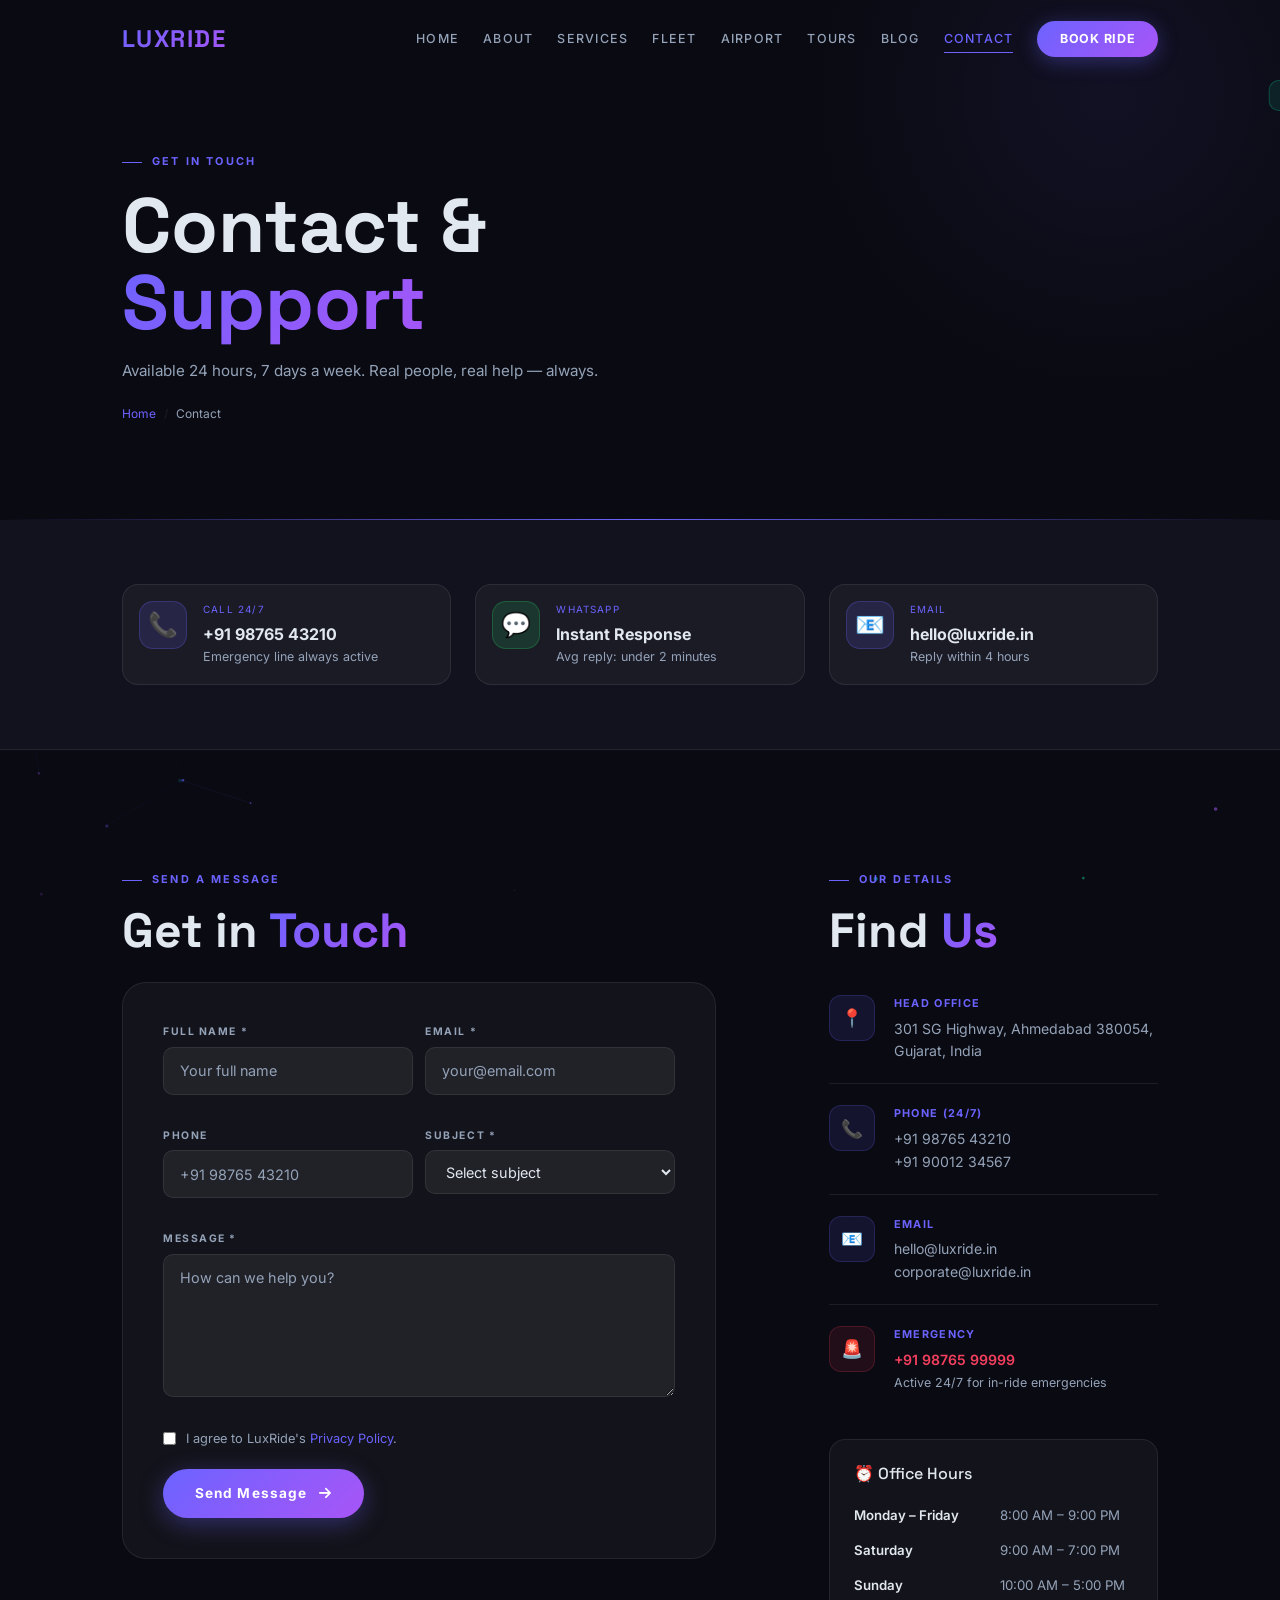
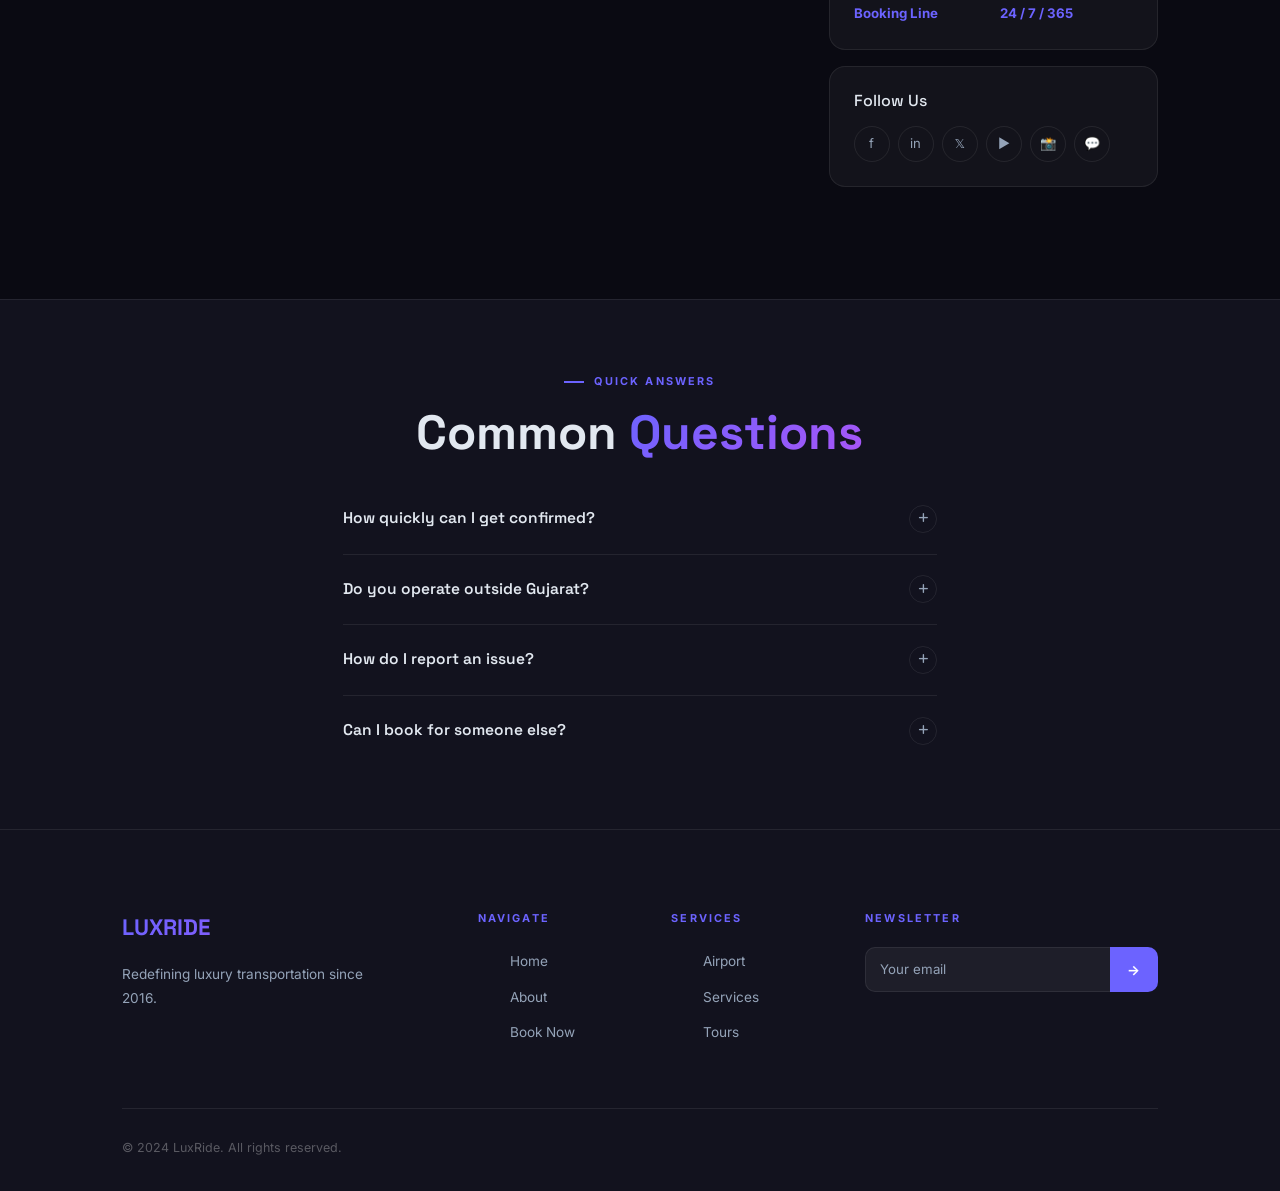
<file: contact.html>
<!DOCTYPE html><html lang="en"><head>
  <meta charset="UTF-8"/><meta name="viewport" content="width=device-width,initial-scale=1.0"/>
  <title>Contact & Support — LuxRide</title>
  <link rel="stylesheet" href="https://cdn.jsdelivr.net/npm/bootstrap@5.3.2/dist/css/bootstrap.min.css"/>
  <link rel="stylesheet" href="https://cdnjs.cloudflare.com/ajax/libs/font-awesome/6.5.0/css/all.min.css"/>
  <link rel="stylesheet" href="css/style.css"/>
</head><body>
<div id="pageLoader"><div class="loader-logo">LUXRIDE</div><div class="loader-track"><div class="loader-fill"></div></div></div>
<canvas id="bgCanvas"></canvas><nav id="mainNav"><div class="nav-inner"><a class="nav-logo" href="index.html">LUXRIDE</a>
    <div class="nav-links" id="navLinks"><a class="nav-link" href="index.html">Home</a>
      <a class="nav-link" href="about.html">About</a>
      <a class="nav-link" href="services.html">Services</a>
      <a class="nav-link" href="fleet.html">Fleet</a>
      <a class="nav-link" href="airport.html">Airport</a>
      <a class="nav-link" href="tours.html">Tours</a>
      <a class="nav-link" href="blog.html">Blog</a>
      <a class="nav-link active" href="contact.html">Contact</a>
      <a class="nav-link nav-cta" href="booking.html">Book Ride</a></div>
    <div class="hamburger" id="hamburger"><span></span><span></span><span></span></div>
  </div></nav>
<section class="page-hero"><div class="page-hero-deco"></div><div class="container"><div class="col-lg-7 reveal">
  <div class="section-tag">Get in Touch</div>
  <h1 class="page-title">Contact & <span class="g">Support</span></h1>
  <p class="section-sub mt-3">Available 24 hours, 7 days a week. Real people, real help — always.</p>
  <div class="breadcrumb"><a href="index.html">Home</a><span class="bc-sep">/</span><span>Contact</span></div>
</div></div></section>

<!-- Quick Contact -->
<section class="section-pad-sm" style="background:var(--ink2);border-bottom:1px solid var(--border);position:relative;z-index:1"><div class="container"><div class="row g-4">
  <div class="col-md-4 reveal"><a href="tel:+919876543210" class="svc-card d-flex align-items-center gap-3 p-3 text-decoration-none"><div class="svc-icon-wrap" style="width:48px;height:48px;flex-shrink:0">📞</div><div><div style="font-size:.62rem;color:var(--neon);text-transform:uppercase;letter-spacing:.12em;margin-bottom:.2rem">Call 24/7</div><div style="font-weight:700">+91 98765 43210</div><div style="font-size:.78rem;color:var(--muted)">Emergency line always active</div></div></a></div>
  <div class="col-md-4 reveal"><a href="https://wa.me/919876543210" class="svc-card d-flex align-items-center gap-3 p-3 text-decoration-none"><div class="svc-icon-wrap" style="width:48px;height:48px;flex-shrink:0;background:rgba(37,211,102,.15);border-color:rgba(37,211,102,.25)">💬</div><div><div style="font-size:.62rem;color:var(--neon);text-transform:uppercase;letter-spacing:.12em;margin-bottom:.2rem">WhatsApp</div><div style="font-weight:700">Instant Response</div><div style="font-size:.78rem;color:var(--muted)">Avg reply: under 2 minutes</div></div></a></div>
  <div class="col-md-4 reveal"><a href="mailto:hello@luxride.in" class="svc-card d-flex align-items-center gap-3 p-3 text-decoration-none"><div class="svc-icon-wrap" style="width:48px;height:48px;flex-shrink:0">📧</div><div><div style="font-size:.62rem;color:var(--neon);text-transform:uppercase;letter-spacing:.12em;margin-bottom:.2rem">Email</div><div style="font-weight:700">hello@luxride.in</div><div style="font-size:.78rem;color:var(--muted)">Reply within 4 hours</div></div></a></div>
</div></div></section>

<section class="section-pad" style="position:relative;z-index:1"><div class="container"><div class="row gy-5">
  <div class="col-lg-7 reveal-left">
    <div class="section-tag">Send a Message</div>
    <h2 class="section-title mb-4">Get in <span class="grad">Touch</span></h2>
    <form id="contactForm" class="booking-card" onsubmit="submitContact(event)">
      <div class="field-row" style="margin-bottom:1rem">
        <div class="field-group"><div class="field-label">Full Name *</div><input class="field-input" placeholder="Your full name" required/></div>
        <div class="field-group"><div class="field-label">Email *</div><input type="email" class="field-input" placeholder="your@email.com" required/></div>
      </div>
      <div class="field-row" style="margin-bottom:1rem">
        <div class="field-group"><div class="field-label">Phone</div><input class="field-input" placeholder="+91 98765 43210"/></div>
        <div class="field-group"><div class="field-label">Subject *</div><select class="field-input"><option value="">Select subject</option><option>General Enquiry</option><option>Booking Support</option><option>Corporate Account</option><option>Complaint / Feedback</option><option>Media & Press</option><option>Driver Recruitment</option></select></div>
      </div>
      <div class="field-group" style="margin-bottom:1.5rem"><div class="field-label">Message *</div><textarea class="field-input" rows="5" placeholder="How can we help you?" required style="resize:vertical"></textarea></div>
      <div style="display:flex;align-items:flex-start;gap:.6rem;margin-bottom:1.2rem"><input type="checkbox" required style="accent-color:var(--neon);margin-top:.2rem"/><label style="font-size:.8rem;color:var(--muted)">I agree to LuxRide's <a href="#" style="color:var(--neon)">Privacy Policy</a>.</label></div>
      <button type="submit" class="btn-primary">Send Message <i class="fas fa-arrow-right ms-1"></i></button>
    </form>
  </div>
  <div class="col-lg-4 offset-lg-1 reveal-right">
    <div class="section-tag">Our Details</div>
    <h2 class="section-title mb-3">Find <span class="grad">Us</span></h2>
    <div class="contact-info-item"><div class="contact-ico">📍</div><div class="contact-txt"><strong>Head Office</strong><p>301 SG Highway, Ahmedabad 380054, Gujarat, India</p></div></div>
    <div class="contact-info-item"><div class="contact-ico">📞</div><div class="contact-txt"><strong>Phone (24/7)</strong><p>+91 98765 43210<br>+91 90012 34567</p></div></div>
    <div class="contact-info-item"><div class="contact-ico">📧</div><div class="contact-txt"><strong>Email</strong><p>hello@luxride.in<br>corporate@luxride.in</p></div></div>
    <div class="contact-info-item" style="border:none"><div class="contact-ico" style="background:rgba(244,63,94,.1);border-color:rgba(244,63,94,.2)">🚨</div><div class="contact-txt"><strong>Emergency</strong><p style="color:var(--rose);font-weight:600">+91 98765 99999<br><span style="color:var(--muted);font-weight:400;font-size:.78rem">Active 24/7 for in-ride emergencies</span></p></div></div>

    <div class="svc-card p-4 mt-4">
      <h6 style="font-family:'Space Grotesk',sans-serif;margin-bottom:1rem">⏰ Office Hours</h6>
      <table style="width:100%">
        <tr><td style="font-size:.83rem;font-weight:600;padding:.4rem 0;padding-right:2rem">Monday – Friday</td><td style="font-size:.83rem;color:var(--muted)">8:00 AM – 9:00 PM</td></tr>
        <tr><td style="font-size:.83rem;font-weight:600;padding:.4rem 0;padding-right:2rem">Saturday</td><td style="font-size:.83rem;color:var(--muted)">9:00 AM – 7:00 PM</td></tr>
        <tr><td style="font-size:.83rem;font-weight:600;padding:.4rem 0;padding-right:2rem">Sunday</td><td style="font-size:.83rem;color:var(--muted)">10:00 AM – 5:00 PM</td></tr>
        <tr><td style="font-size:.83rem;color:var(--neon);font-weight:700">Booking Line</td><td style="font-size:.83rem;color:var(--neon);font-weight:700">24 / 7 / 365</td></tr>
      </table>
    </div>
    <div class="svc-card p-4 mt-3">
      <h6 style="font-family:'Space Grotesk',sans-serif;margin-bottom:1rem">Follow Us</h6>
      <div style="display:flex;gap:.5rem;flex-wrap:wrap">
        <div class="social-link">f</div><div class="social-link">in</div>
        <div class="social-link">𝕏</div><div class="social-link">▶</div>
        <div class="social-link">📸</div><div class="social-link">💬</div>
      </div>
    </div>
  </div>
</div></div></section>

<!-- FAQ -->
<section class="section-pad-sm" style="background:var(--ink2);border-top:1px solid var(--border);position:relative;z-index:1"><div class="container"><div class="row justify-content-center"><div class="col-lg-7">
  <div class="text-center mb-4 reveal"><div class="section-tag justify-content-center">Quick Answers</div><h2 class="section-title">Common <span class="grad">Questions</span></h2></div>
  <div class="reveal">
    <div class="faq-item"><div class="faq-q">How quickly can I get confirmed? <span class="faq-ico"><i class="fas fa-plus"></i></span></div><div class="faq-a"><div class="faq-a-inner">Instant bookings receive confirmation within 60 seconds via SMS and email. For same-day bookings, we dispatch a driver within 15–30 minutes.</div></div></div>
    <div class="faq-item"><div class="faq-q">Do you operate outside Gujarat? <span class="faq-ico"><i class="fas fa-plus"></i></span></div><div class="faq-a"><div class="faq-a-inner">Yes — 25+ cities across India including Mumbai, Delhi, Bangalore, Hyderabad, and Chennai. Long-distance intercity transfers available on request.</div></div></div>
    <div class="faq-item"><div class="faq-q">How do I report an issue? <span class="faq-ico"><i class="fas fa-plus"></i></span></div><div class="faq-a"><div class="faq-a-inner">Call +91 98765 99999 immediately if you're in the vehicle. For post-ride complaints, email complaint@luxride.in — we guarantee response within 2 hours.</div></div></div>
    <div class="faq-item" style="border:none"><div class="faq-q">Can I book for someone else? <span class="faq-ico"><i class="fas fa-plus"></i></span></div><div class="faq-a"><div class="faq-a-inner">Absolutely. Enter the passenger's name and contact number during booking — they receive confirmation and driver details directly.</div></div></div>
  </div>
</div></div></div></section>
<footer><div class="container"><div class="footer-grid">
      <div><div class="footer-brand">LUXRIDE</div><p class="footer-desc">Redefining luxury transportation since 2016.</p></div>
      <div><div class="footer-head">Navigate</div><ul class="footer-links"><li><a href="index.html">Home</a></li><li><a href="about.html">About</a></li><li><a href="booking.html">Book Now</a></li></ul></div>
      <div><div class="footer-head">Services</div><ul class="footer-links"><li><a href="airport.html">Airport</a></li><li><a href="services.html">Services</a></li><li><a href="tours.html">Tours</a></li></ul></div>
      <div><div class="footer-head">Newsletter</div><div class="nl-form"><input type="email" class="nl-inp" id="nlEmail" placeholder="Your email"/><button class="nl-btn" onclick="subNewsletter('nlEmail')">→</button></div></div>
    </div><div class="footer-bottom"><span class="footer-copy">© 2024 LuxRide. All rights reserved.</span></div></div></footer>
    <button id="btt"><i class="fas fa-chevron-up"></i></button><div id="notif" class="notif"></div>
    <script src="https://cdn.jsdelivr.net/npm/bootstrap@5.3.2/dist/js/bootstrap.bundle.min.js"></script>
    <script src="js/script.js"></script></body></html>
</file>
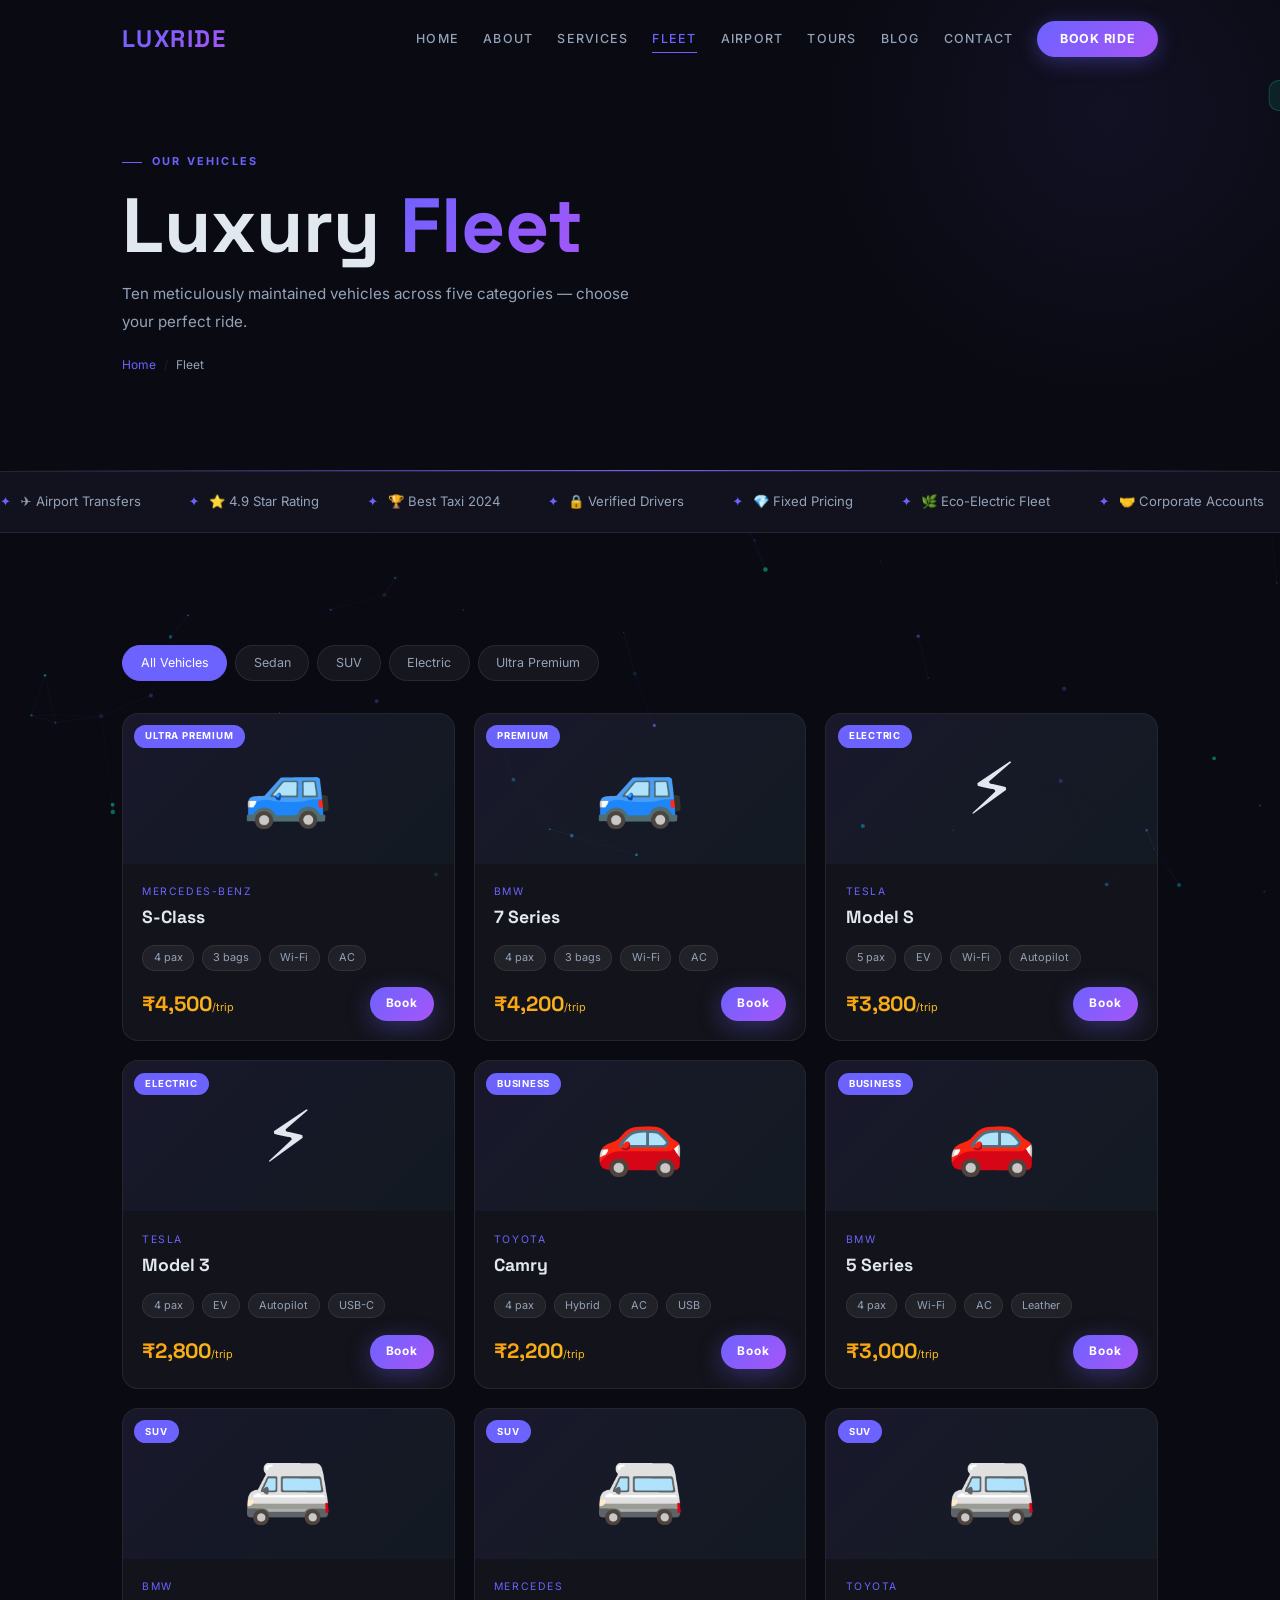
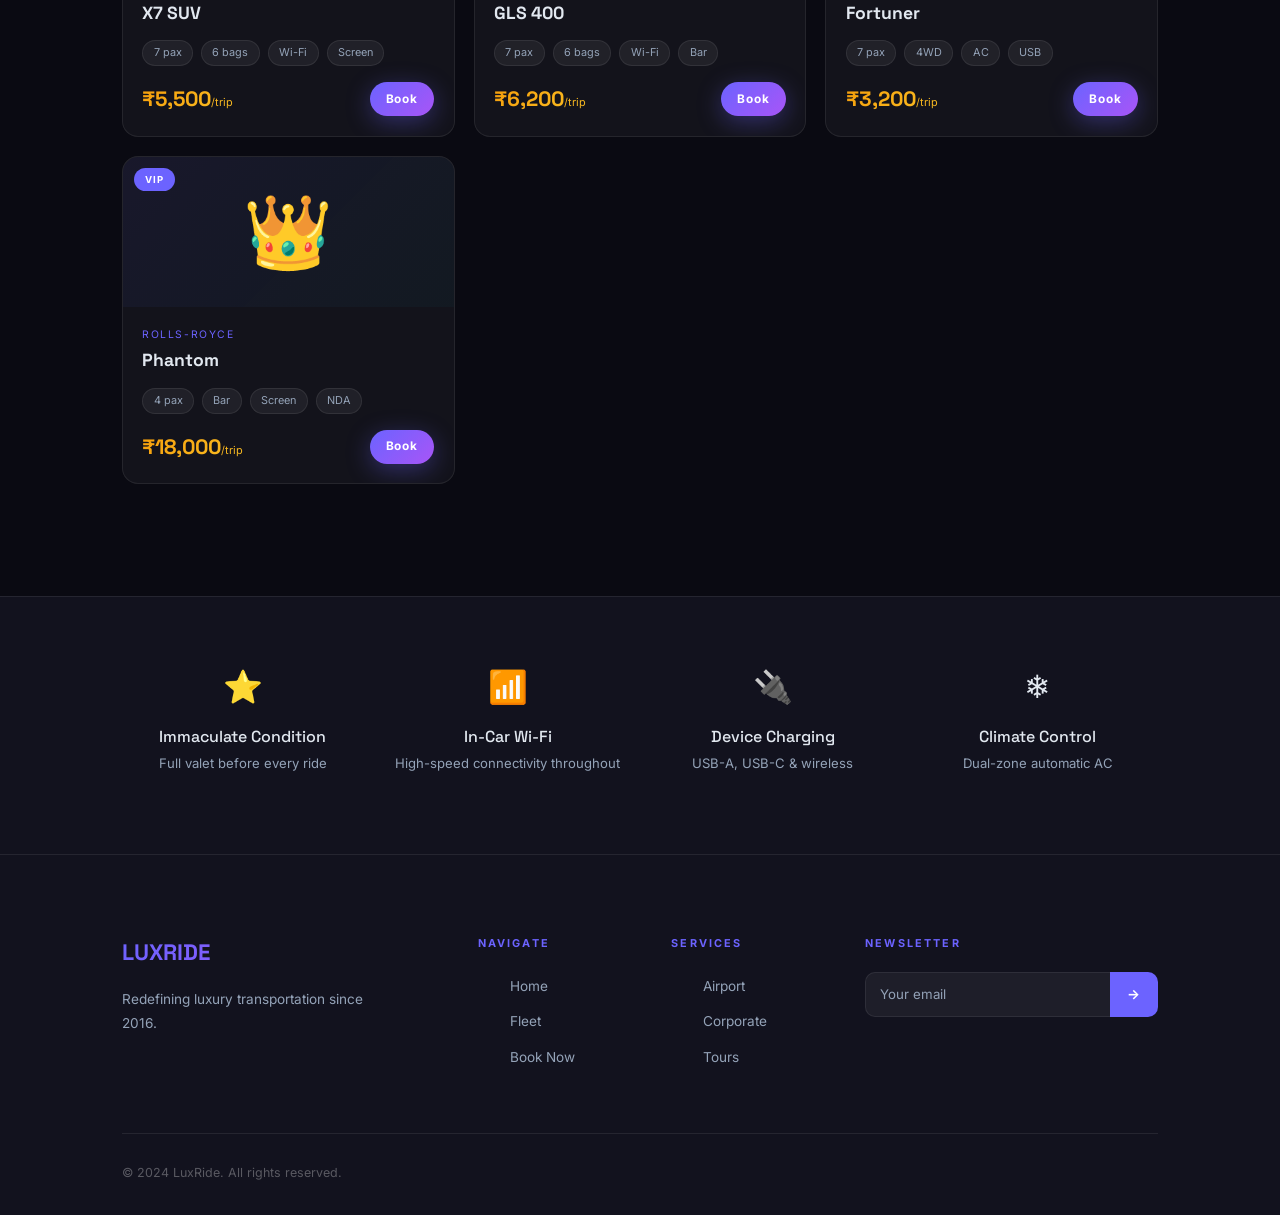
<file: fleet.html>
<!DOCTYPE html>
<html lang="en">
<head>
  <meta charset="UTF-8"/><meta name="viewport" content="width=device-width,initial-scale=1.0"/>
  <title>Luxury Fleet — LuxRide</title>
  <link rel="stylesheet" href="https://cdn.jsdelivr.net/npm/bootstrap@5.3.2/dist/css/bootstrap.min.css"/>
  <link rel="stylesheet" href="https://cdnjs.cloudflare.com/ajax/libs/font-awesome/6.5.0/css/all.min.css"/>
  <link rel="stylesheet" href="css/style.css"/>
</head>
<body>
<div id="pageLoader"><div class="loader-logo">LUXRIDE</div><div class="loader-track"><div class="loader-fill"></div></div></div>
<canvas id="bgCanvas"></canvas>
<nav id="mainNav">
  <div class="nav-inner">
    <a class="nav-logo" href="index.html">LUXRIDE</a>
    <div class="nav-links" id="navLinks">
      <a class="nav-link" href="index.html">Home</a>
      <a class="nav-link" href="about.html">About</a>
      <a class="nav-link" href="services.html">Services</a>
      <a class="nav-link active" href="fleet.html">Fleet</a>
      <a class="nav-link" href="airport.html">Airport</a>
      <a class="nav-link" href="tours.html">Tours</a>
      <a class="nav-link" href="blog.html">Blog</a>
      <a class="nav-link" href="contact.html">Contact</a>
      <a class="nav-link nav-cta" href="booking.html">Book Ride</a>
    </div>
    <div class="hamburger" id="hamburger"><span></span><span></span><span></span></div>
  </div>
</nav>

<section class="page-hero">
  <div class="page-hero-deco"></div>
  <div class="container">
    <div class="col-lg-7 reveal">
      <div class="section-tag">Our Vehicles</div>
      <h1 class="page-title">Luxury <span class="g">Fleet</span></h1>
      <p class="section-sub mt-3">Ten meticulously maintained vehicles across five categories — choose your perfect ride.</p>
      <div class="breadcrumb"><a href="index.html">Home</a><span class="bc-sep">/</span><span>Fleet</span></div>
    </div>
  </div>
</section>

<!-- Ticker -->
<div class="ticker-wrap"><div class="ticker-track" id="ticker"></div></div>

<section class="section-pad" style="position:relative;z-index:1">
  <div class="container">
    <div class="fleet-filter reveal">
      <button class="filter-btn active" data-filter="all">All Vehicles</button>
      <button class="filter-btn" data-filter="sedan">Sedan</button>
      <button class="filter-btn" data-filter="suv">SUV</button>
      <button class="filter-btn" data-filter="electric">Electric</button>
      <button class="filter-btn" data-filter="premium">Ultra Premium</button>
    </div>
    <div class="fleet-grid" id="fleetGrid"></div>
  </div>
</section>

<!-- Fleet Features -->
<section class="section-pad-sm" style="background:var(--ink2);position:relative;z-index:1;border-top:1px solid var(--border)">
  <div class="container">
    <div class="row g-4 text-center">
      <div class="col-md-3 col-6 reveal"><div style="font-size:2rem;margin-bottom:.8rem">⭐</div><h6 style="font-family:'Space Grotesk',sans-serif;margin-bottom:.4rem">Immaculate Condition</h6><p style="font-size:.82rem;color:var(--muted)">Full valet before every ride</p></div>
      <div class="col-md-3 col-6 reveal"><div style="font-size:2rem;margin-bottom:.8rem">📶</div><h6 style="font-family:'Space Grotesk',sans-serif;margin-bottom:.4rem">In-Car Wi-Fi</h6><p style="font-size:.82rem;color:var(--muted)">High-speed connectivity throughout</p></div>
      <div class="col-md-3 col-6 reveal"><div style="font-size:2rem;margin-bottom:.8rem">🔌</div><h6 style="font-family:'Space Grotesk',sans-serif;margin-bottom:.4rem">Device Charging</h6><p style="font-size:.82rem;color:var(--muted)">USB-A, USB-C & wireless</p></div>
      <div class="col-md-3 col-6 reveal"><div style="font-size:2rem;margin-bottom:.8rem">❄️</div><h6 style="font-family:'Space Grotesk',sans-serif;margin-bottom:.4rem">Climate Control</h6><p style="font-size:.82rem;color:var(--muted)">Dual-zone automatic AC</p></div>
    </div>
  </div>
</section>

<footer>
  <div class="container">
    <div class="footer-grid">
      <div><div class="footer-brand">LUXRIDE</div><p class="footer-desc">Redefining luxury transportation since 2016.</p></div>
      <div><div class="footer-head">Navigate</div><ul class="footer-links"><li><a href="index.html">Home</a></li><li><a href="fleet.html">Fleet</a></li><li><a href="booking.html">Book Now</a></li></ul></div>
      <div><div class="footer-head">Services</div><ul class="footer-links"><li><a href="airport.html">Airport</a></li><li><a href="services.html">Corporate</a></li><li><a href="tours.html">Tours</a></li></ul></div>
      <div><div class="footer-head">Newsletter</div><div class="nl-form"><input type="email" class="nl-inp" id="nlEmail" placeholder="Your email"/><button class="nl-btn" onclick="subNewsletter('nlEmail')">→</button></div></div>
    </div>
    <div class="footer-bottom"><span class="footer-copy">© 2024 LuxRide. All rights reserved.</span></div>
  </div>
</footer>
<button id="btt"><i class="fas fa-chevron-up"></i></button>
<div id="notif" class="notif"></div>
<script src="https://cdn.jsdelivr.net/npm/bootstrap@5.3.2/dist/js/bootstrap.bundle.min.js"></script>
<script src="js/script.js"></script>
</body>
</html>
</file>
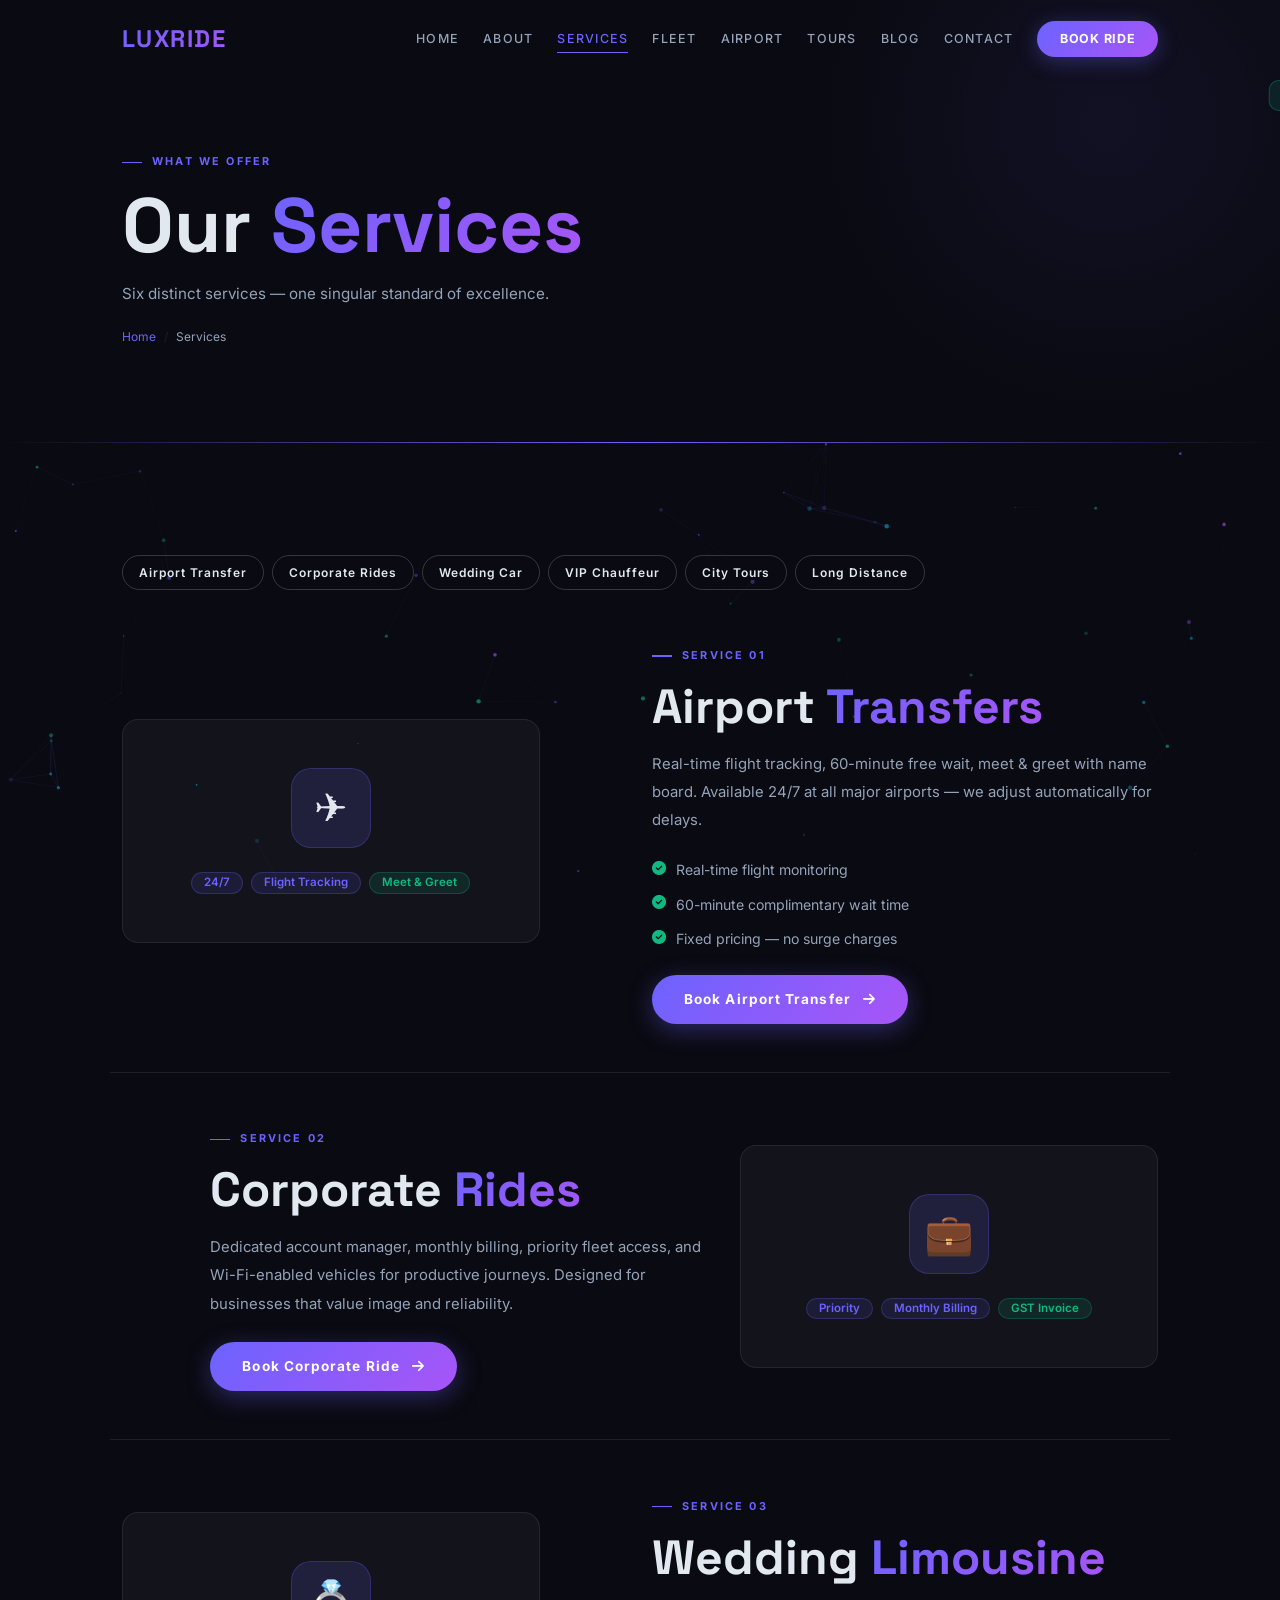
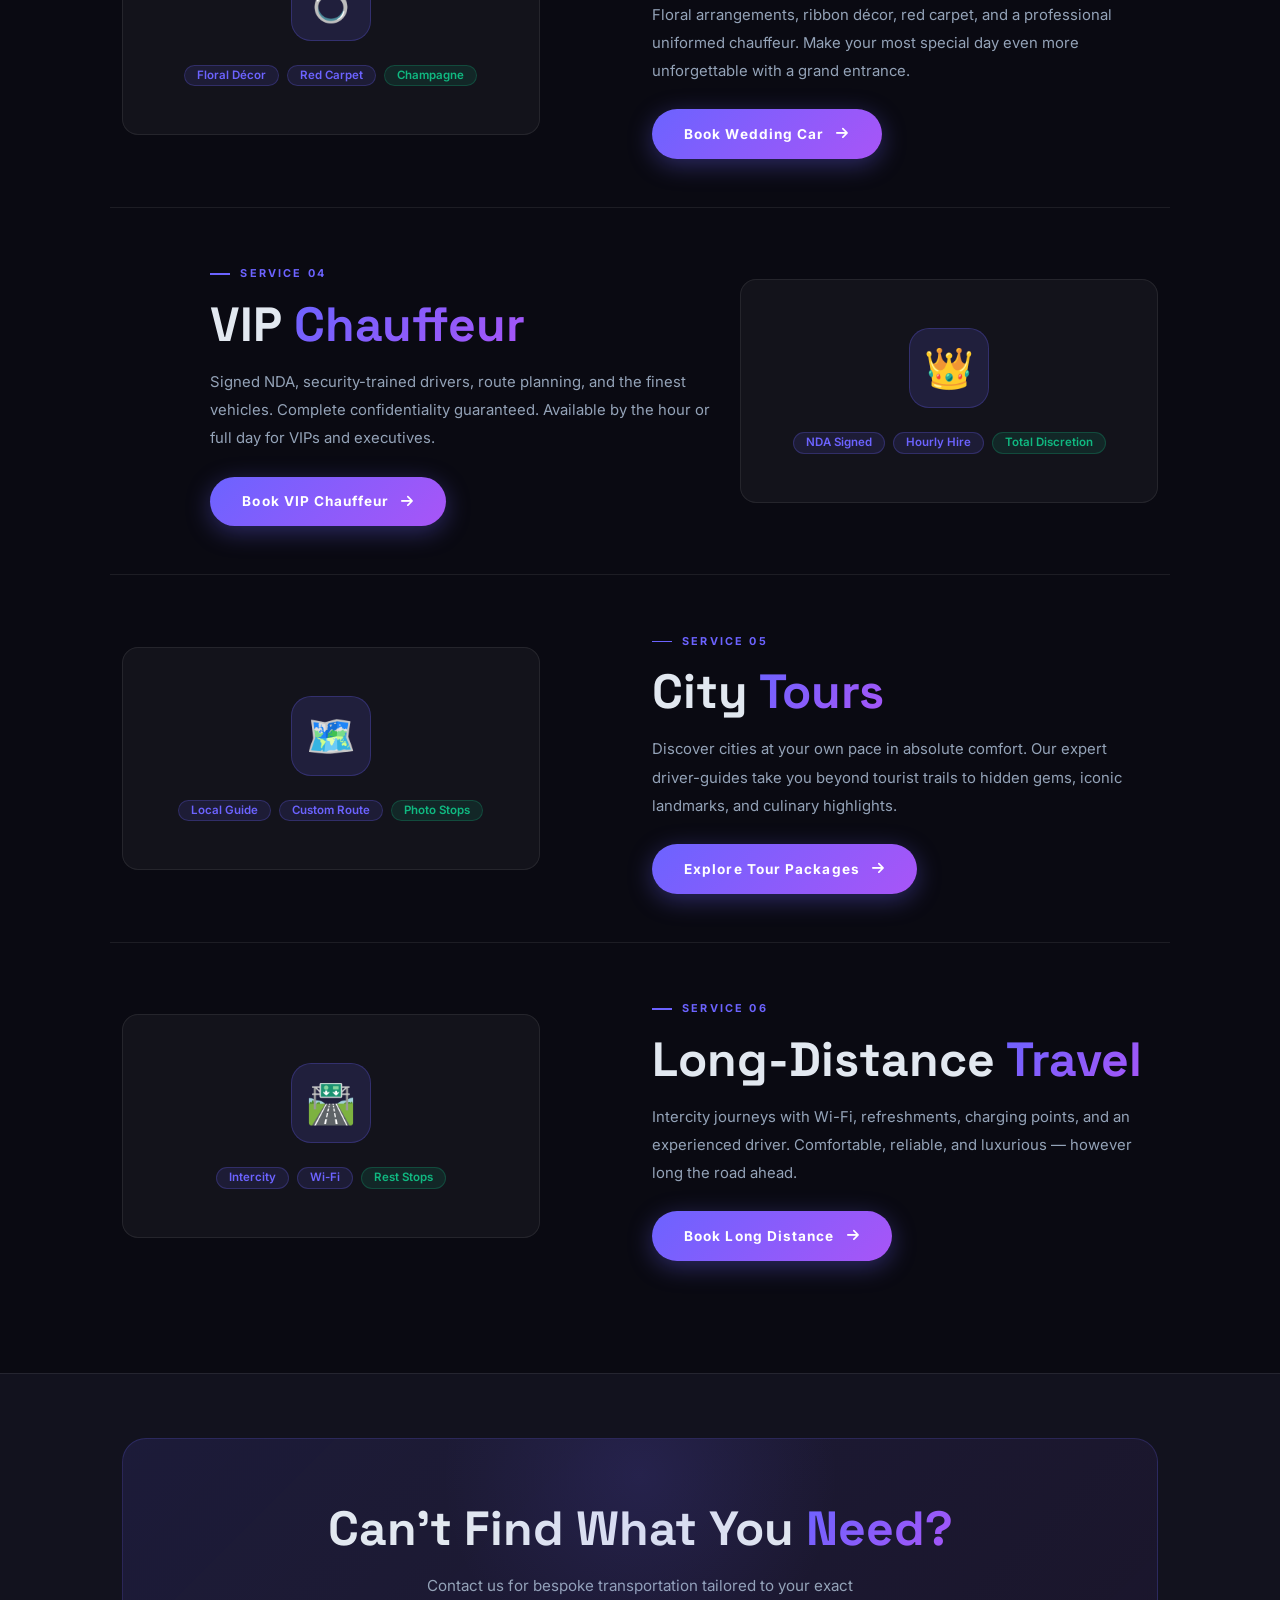
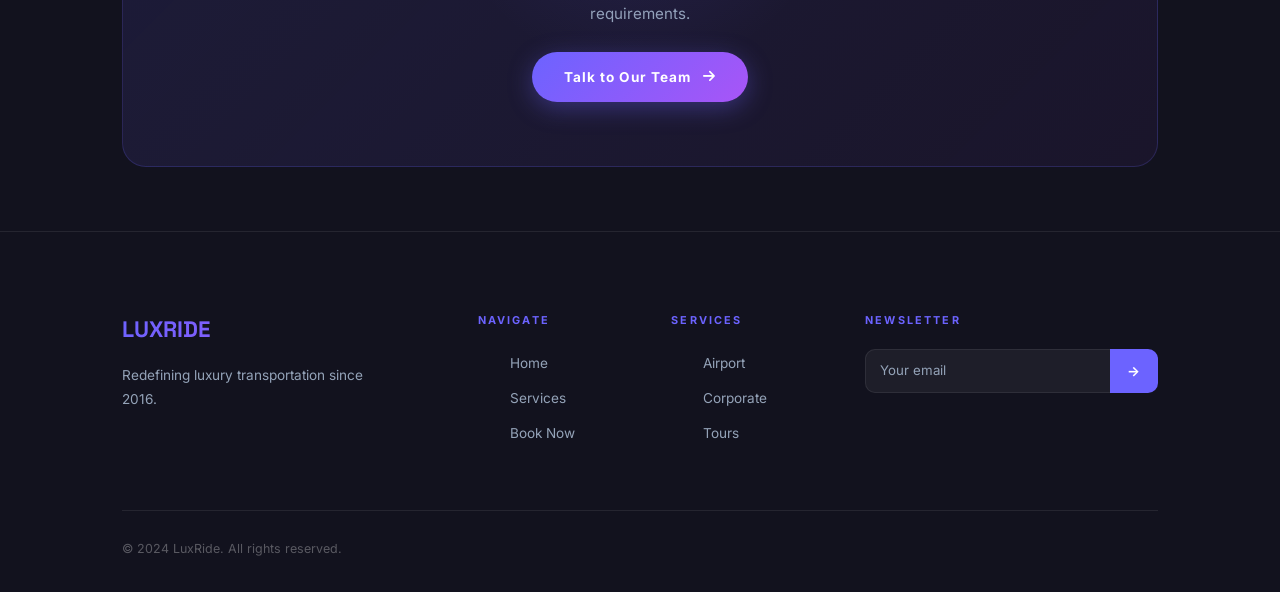
<file: services.html>
<!DOCTYPE html>
<html lang="en">
<head>
  <meta charset="UTF-8"/><meta name="viewport" content="width=device-width,initial-scale=1.0"/>
  <title>Premium Services — LuxRide</title>
  <link rel="stylesheet" href="https://cdn.jsdelivr.net/npm/bootstrap@5.3.2/dist/css/bootstrap.min.css"/>
  <link rel="stylesheet" href="https://cdnjs.cloudflare.com/ajax/libs/font-awesome/6.5.0/css/all.min.css"/>
  <link rel="stylesheet" href="css/style.css"/>
</head>
<body>
<div id="pageLoader"><div class="loader-logo">LUXRIDE</div><div class="loader-track"><div class="loader-fill"></div></div></div>
<canvas id="bgCanvas"></canvas>
<nav id="mainNav">
  <div class="nav-inner">
    <a class="nav-logo" href="index.html">LUXRIDE</a>
    <div class="nav-links" id="navLinks">
      <a class="nav-link" href="index.html">Home</a><a class="nav-link" href="about.html">About</a>
      <a class="nav-link active" href="services.html">Services</a><a class="nav-link" href="fleet.html">Fleet</a>
      <a class="nav-link" href="airport.html">Airport</a><a class="nav-link" href="tours.html">Tours</a>
      <a class="nav-link" href="blog.html">Blog</a><a class="nav-link" href="contact.html">Contact</a>
      <a class="nav-link nav-cta" href="booking.html">Book Ride</a>
    </div>
    <div class="hamburger" id="hamburger"><span></span><span></span><span></span></div>
  </div>
</nav>

<section class="page-hero"><div class="page-hero-deco"></div><div class="container"><div class="col-lg-7 reveal"><div class="section-tag">What We Offer</div><h1 class="page-title">Our <span class="g">Services</span></h1><p class="section-sub mt-3">Six distinct services — one singular standard of excellence.</p><div class="breadcrumb"><a href="index.html">Home</a><span class="bc-sep">/</span><span>Services</span></div></div></div></section>

<section class="section-pad" style="position:relative;z-index:1">
  <div class="container">
    <!-- Jump links -->
    <div style="display:flex;gap:.5rem;flex-wrap:wrap;margin-bottom:3rem" class="reveal">
      <a href="#airport" class="btn-outline" style="padding:.4rem 1rem;font-size:.75rem">Airport Transfer</a>
      <a href="#corporate" class="btn-outline" style="padding:.4rem 1rem;font-size:.75rem">Corporate Rides</a>
      <a href="#wedding" class="btn-outline" style="padding:.4rem 1rem;font-size:.75rem">Wedding Car</a>
      <a href="#vip" class="btn-outline" style="padding:.4rem 1rem;font-size:.75rem">VIP Chauffeur</a>
      <a href="#tours-link" class="btn-outline" style="padding:.4rem 1rem;font-size:.75rem">City Tours</a>
      <a href="#longdist" class="btn-outline" style="padding:.4rem 1rem;font-size:.75rem">Long Distance</a>
    </div>

    <!-- Each service -->
    <div class="row align-items-center gy-5 mb-5 pb-5" style="border-bottom:1px solid var(--border)" id="airport">
      <div class="col-lg-5 reveal-left"><div class="svc-card p-5 text-center"><div class="svc-icon-wrap mx-auto mb-4" style="width:80px;height:80px;border-radius:20px;font-size:2.5rem">✈️</div><div style="display:flex;justify-content:center;gap:.5rem;flex-wrap:wrap"><span class="badge badge-neon">24/7</span><span class="badge badge-neon">Flight Tracking</span><span class="badge badge-green">Meet & Greet</span></div></div></div>
      <div class="col-lg-6 offset-lg-1 reveal-right"><div class="section-tag">Service 01</div><h2 class="section-title">Airport <span class="grad">Transfers</span></h2><p style="color:var(--muted);line-height:1.9;margin-bottom:1.5rem;font-size:.93rem">Real-time flight tracking, 60-minute free wait, meet & greet with name board. Available 24/7 at all major airports — we adjust automatically for delays.</p><div style="display:flex;flex-direction:column;gap:.7rem;margin-bottom:1.5rem"><div style="display:flex;gap:.6rem;font-size:.88rem;color:var(--muted)"><i class="fas fa-check-circle" style="color:var(--grn);margin-top:.15rem"></i>Real-time flight monitoring</div><div style="display:flex;gap:.6rem;font-size:.88rem;color:var(--muted)"><i class="fas fa-check-circle" style="color:var(--grn);margin-top:.15rem"></i>60-minute complimentary wait time</div><div style="display:flex;gap:.6rem;font-size:.88rem;color:var(--muted)"><i class="fas fa-check-circle" style="color:var(--grn);margin-top:.15rem"></i>Fixed pricing — no surge charges</div></div><a href="booking.html" class="btn-primary">Book Airport Transfer <i class="fas fa-arrow-right ms-1"></i></a></div>
    </div>

    <div class="row align-items-center gy-5 mb-5 pb-5 flex-lg-row-reverse" style="border-bottom:1px solid var(--border)" id="corporate">
      <div class="col-lg-5 reveal-right"><div class="svc-card p-5 text-center"><div class="svc-icon-wrap mx-auto mb-4" style="width:80px;height:80px;border-radius:20px;font-size:2.5rem">💼</div><div style="display:flex;justify-content:center;gap:.5rem;flex-wrap:wrap"><span class="badge badge-neon">Priority</span><span class="badge badge-neon">Monthly Billing</span><span class="badge badge-green">GST Invoice</span></div></div></div>
      <div class="col-lg-6 reveal-left"><div class="section-tag">Service 02</div><h2 class="section-title">Corporate <span class="grad">Rides</span></h2><p style="color:var(--muted);line-height:1.9;margin-bottom:1.5rem;font-size:.93rem">Dedicated account manager, monthly billing, priority fleet access, and Wi-Fi-enabled vehicles for productive journeys. Designed for businesses that value image and reliability.</p><a href="booking.html" class="btn-primary">Book Corporate Ride <i class="fas fa-arrow-right ms-1"></i></a></div>
    </div>

    <div class="row align-items-center gy-5 mb-5 pb-5" style="border-bottom:1px solid var(--border)" id="wedding">
      <div class="col-lg-5 reveal-left"><div class="svc-card p-5 text-center"><div class="svc-icon-wrap mx-auto mb-4" style="width:80px;height:80px;border-radius:20px;font-size:2.5rem">💍</div><div style="display:flex;justify-content:center;gap:.5rem;flex-wrap:wrap"><span class="badge badge-neon">Floral Décor</span><span class="badge badge-neon">Red Carpet</span><span class="badge badge-green">Champagne</span></div></div></div>
      <div class="col-lg-6 offset-lg-1 reveal-right"><div class="section-tag">Service 03</div><h2 class="section-title">Wedding <span class="grad">Limousine</span></h2><p style="color:var(--muted);line-height:1.9;margin-bottom:1.5rem;font-size:.93rem">Floral arrangements, ribbon décor, red carpet, and a professional uniformed chauffeur. Make your most special day even more unforgettable with a grand entrance.</p><a href="booking.html" class="btn-primary">Book Wedding Car <i class="fas fa-arrow-right ms-1"></i></a></div>
    </div>

    <div class="row align-items-center gy-5 mb-5 pb-5 flex-lg-row-reverse" style="border-bottom:1px solid var(--border)" id="vip">
      <div class="col-lg-5 reveal-right"><div class="svc-card p-5 text-center"><div class="svc-icon-wrap mx-auto mb-4" style="width:80px;height:80px;border-radius:20px;font-size:2.5rem">👑</div><div style="display:flex;justify-content:center;gap:.5rem;flex-wrap:wrap"><span class="badge badge-neon">NDA Signed</span><span class="badge badge-neon">Hourly Hire</span><span class="badge badge-green">Total Discretion</span></div></div></div>
      <div class="col-lg-6 reveal-left"><div class="section-tag">Service 04</div><h2 class="section-title">VIP <span class="grad">Chauffeur</span></h2><p style="color:var(--muted);line-height:1.9;margin-bottom:1.5rem;font-size:.93rem">Signed NDA, security-trained drivers, route planning, and the finest vehicles. Complete confidentiality guaranteed. Available by the hour or full day for VIPs and executives.</p><a href="booking.html" class="btn-primary">Book VIP Chauffeur <i class="fas fa-arrow-right ms-1"></i></a></div>
    </div>

    <div class="row align-items-center gy-5 mb-5 pb-5" style="border-bottom:1px solid var(--border)" id="tours-link">
      <div class="col-lg-5 reveal-left"><div class="svc-card p-5 text-center"><div class="svc-icon-wrap mx-auto mb-4" style="width:80px;height:80px;border-radius:20px;font-size:2.5rem">🗺️</div><div style="display:flex;justify-content:center;gap:.5rem;flex-wrap:wrap"><span class="badge badge-neon">Local Guide</span><span class="badge badge-neon">Custom Route</span><span class="badge badge-green">Photo Stops</span></div></div></div>
      <div class="col-lg-6 offset-lg-1 reveal-right"><div class="section-tag">Service 05</div><h2 class="section-title">City <span class="grad">Tours</span></h2><p style="color:var(--muted);line-height:1.9;margin-bottom:1.5rem;font-size:.93rem">Discover cities at your own pace in absolute comfort. Our expert driver-guides take you beyond tourist trails to hidden gems, iconic landmarks, and culinary highlights.</p><a href="tours.html" class="btn-primary">Explore Tour Packages <i class="fas fa-arrow-right ms-1"></i></a></div>
    </div>

    <div class="row align-items-center gy-5" id="longdist">
      <div class="col-lg-5 reveal-left reveal-right"><div class="svc-card p-5 text-center"><div class="svc-icon-wrap mx-auto mb-4" style="width:80px;height:80px;border-radius:20px;font-size:2.5rem">🛣️</div><div style="display:flex;justify-content:center;gap:.5rem;flex-wrap:wrap"><span class="badge badge-neon">Intercity</span><span class="badge badge-neon">Wi-Fi</span><span class="badge badge-green">Rest Stops</span></div></div></div>
      <div class="col-lg-6 offset-lg-1 reveal-right"><div class="section-tag">Service 06</div><h2 class="section-title">Long-Distance <span class="grad">Travel</span></h2><p style="color:var(--muted);line-height:1.9;margin-bottom:1.5rem;font-size:.93rem">Intercity journeys with Wi-Fi, refreshments, charging points, and an experienced driver. Comfortable, reliable, and luxurious — however long the road ahead.</p><a href="booking.html" class="btn-primary">Book Long Distance <i class="fas fa-arrow-right ms-1"></i></a></div>
    </div>
  </div>
</section>

<!-- CTA -->
<section class="section-pad-sm" style="background:var(--ink2);position:relative;z-index:1;border-top:1px solid var(--border)">
  <div class="container"><div class="cta-banner reveal"><h2 class="section-title text-center" style="text-align:center">Can't Find What You <span class="grad">Need?</span></h2><p class="section-sub mx-auto text-center mb-4">Contact us for bespoke transportation tailored to your exact requirements.</p><div class="d-flex justify-content-center gap-3 flex-wrap"><a href="contact.html" class="btn-primary">Talk to Our Team <i class="fas fa-arrow-right ms-1"></i></a></div></div></div>
</section>

<footer>
  <div class="container">
    <div class="footer-grid">
      <div><div class="footer-brand">LUXRIDE</div><p class="footer-desc">Redefining luxury transportation since 2016.</p></div>
      <div><div class="footer-head">Navigate</div><ul class="footer-links"><li><a href="index.html">Home</a></li><li><a href="services.html">Services</a></li><li><a href="booking.html">Book Now</a></li></ul></div>
      <div><div class="footer-head">Services</div><ul class="footer-links"><li><a href="airport.html">Airport</a></li><li><a href="services.html">Corporate</a></li><li><a href="tours.html">Tours</a></li></ul></div>
      <div><div class="footer-head">Newsletter</div><div class="nl-form"><input type="email" class="nl-inp" id="nlEmail" placeholder="Your email"/><button class="nl-btn" onclick="subNewsletter('nlEmail')">→</button></div></div>
    </div>
    <div class="footer-bottom"><span class="footer-copy">© 2024 LuxRide. All rights reserved.</span></div>
  </div>
</footer>
<button id="btt"><i class="fas fa-chevron-up"></i></button>
<div id="notif" class="notif"></div>
<script src="https://cdn.jsdelivr.net/npm/bootstrap@5.3.2/dist/js/bootstrap.bundle.min.js"></script>
<script src="js/script.js"></script>
</body>
</html>
</file>
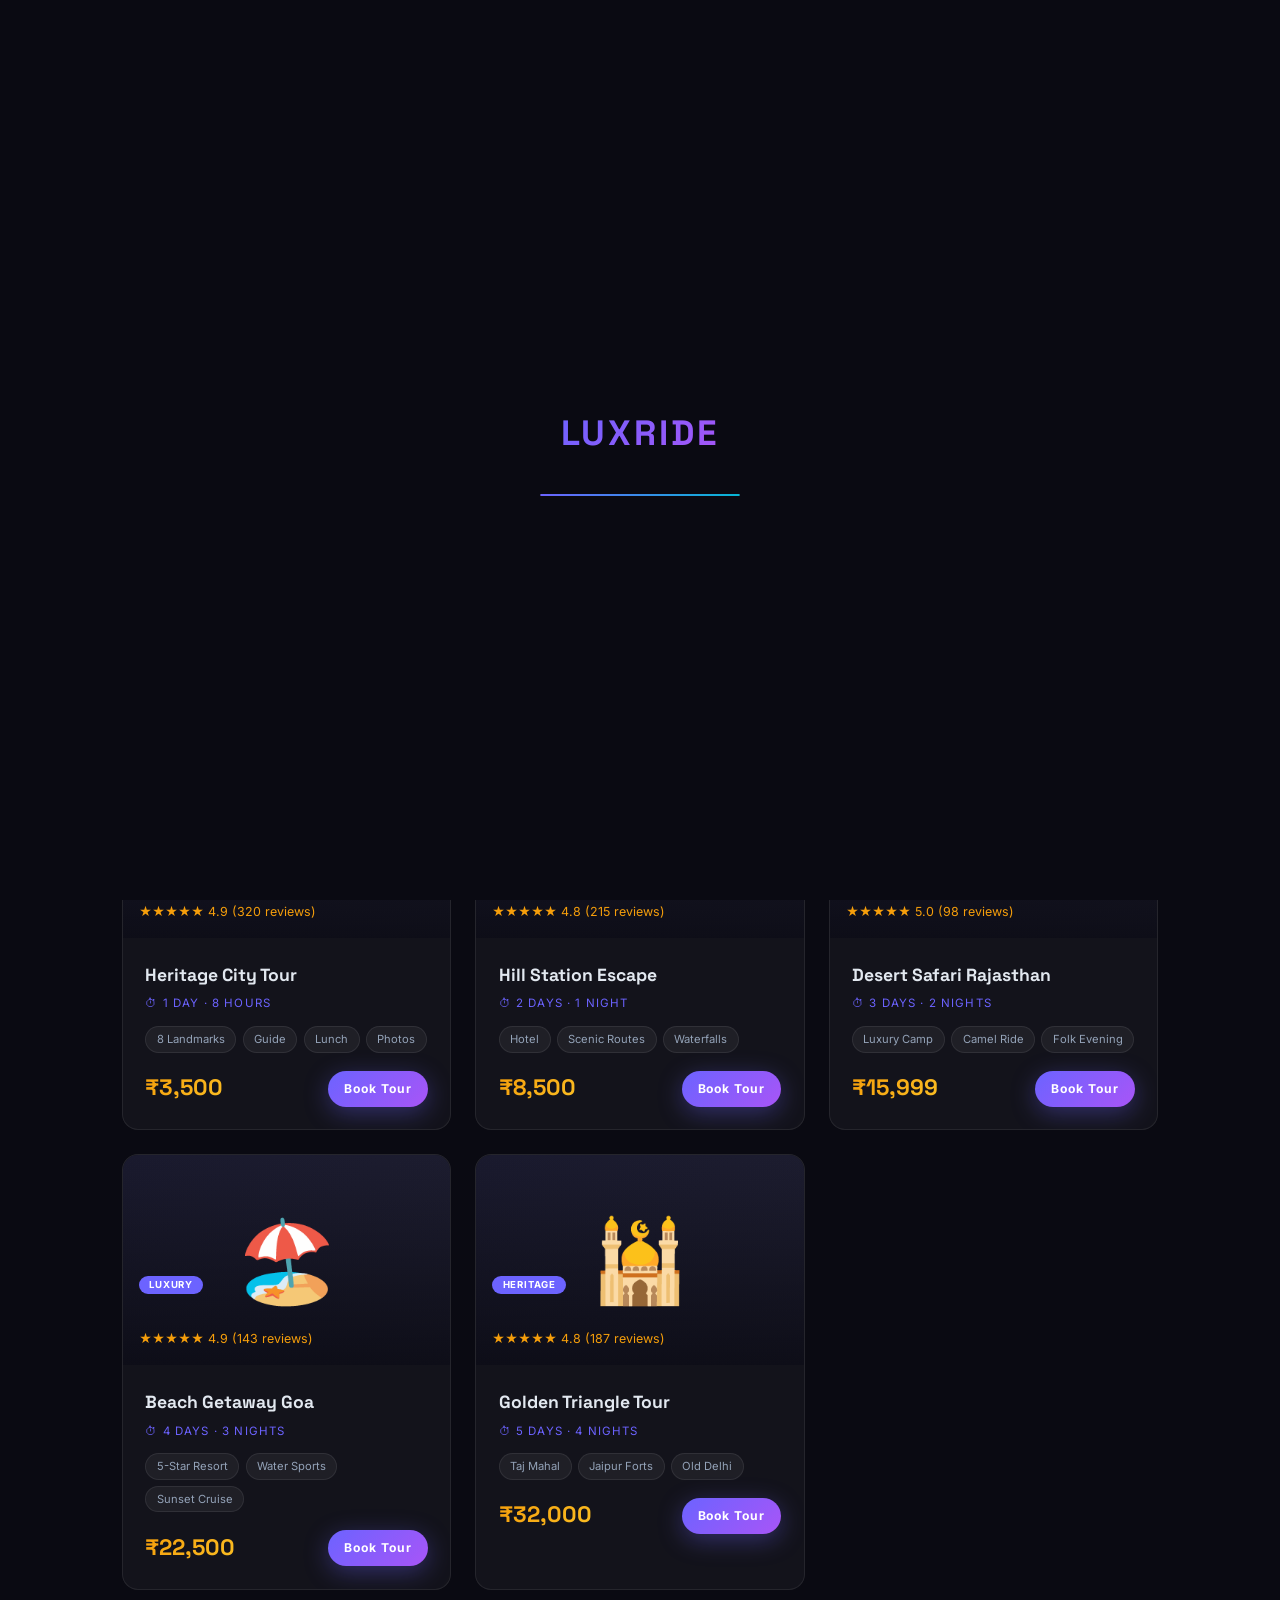
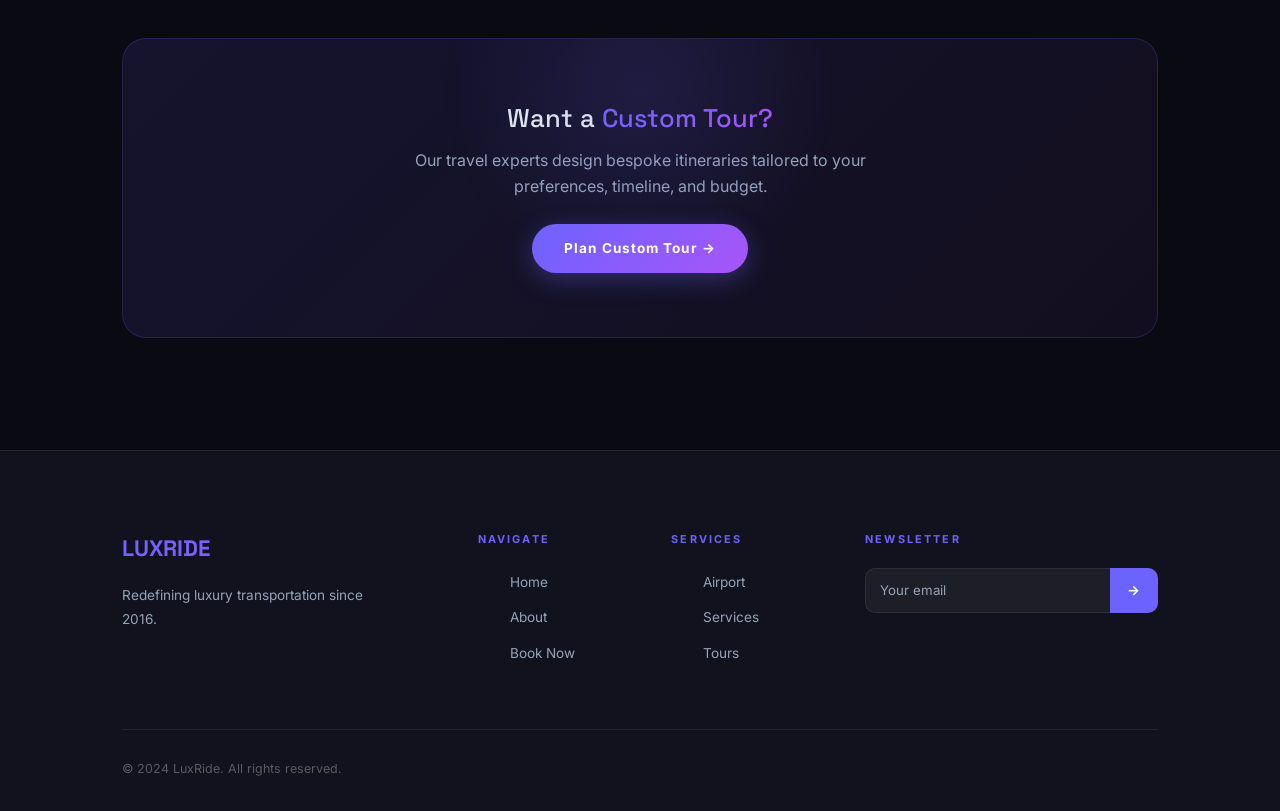
<file: tours.html>
<!DOCTYPE html><html lang="en"><head>
  <meta charset="UTF-8"/><meta name="viewport" content="width=device-width,initial-scale=1.0"/>
  <title>Tour Packages — LuxRide</title>
  <link rel="stylesheet" href="https://cdn.jsdelivr.net/npm/bootstrap@5.3.2/dist/css/bootstrap.min.css"/>
  <link rel="stylesheet" href="https://cdnjs.cloudflare.com/ajax/libs/font-awesome/6.5.0/css/all.min.css"/>
  <link rel="stylesheet" href="css/style.css"/>
</head><body>
<div id="pageLoader"><div class="loader-logo">LUXRIDE</div><div class="loader-track"><div class="loader-fill"></div></div></div>
<canvas id="bgCanvas"></canvas><nav id="mainNav"><div class="nav-inner"><a class="nav-logo" href="index.html">LUXRIDE</a>
    <div class="nav-links" id="navLinks"><a class="nav-link" href="index.html">Home</a>
      <a class="nav-link" href="about.html">About</a>
      <a class="nav-link" href="services.html">Services</a>
      <a class="nav-link" href="fleet.html">Fleet</a>
      <a class="nav-link" href="airport.html">Airport</a>
      <a class="nav-link active" href="tours.html">Tours</a>
      <a class="nav-link" href="blog.html">Blog</a>
      <a class="nav-link" href="contact.html">Contact</a>
      <a class="nav-link nav-cta" href="booking.html">Book Ride</a></div>
    <div class="hamburger" id="hamburger"><span></span><span></span><span></span></div>
  </div></nav>
<section class="page-hero"><div class="page-hero-deco"></div><div class="container"><div class="col-lg-7 reveal">
  <div class="section-tag">Curated Experiences</div>
  <h1 class="page-title">Tour <span class="g">Packages</span></h1>
  <p class="section-sub mt-3">Hand-crafted journeys across India's most magnificent destinations — in absolute luxury.</p>
  <div class="breadcrumb"><a href="index.html">Home</a><span class="bc-sep">/</span><span>Tours</span></div>
</div></div></section>
<section class="section-pad" style="position:relative;z-index:1"><div class="container">
  <div class="text-center mb-5 reveal"><div class="section-tag justify-content-center">Explore India</div><h2 class="section-title">Signature <span class="grad">Tour Packages</span></h2></div>
  <div class="row g-4"><div class="col-md-6 col-lg-4 reveal">
  <div class="tour-card h-100">
    <div class="tour-thumb" style="background:linear-gradient(135deg,var(--ink3),var(--ink4))">
      <span style="font-size:5rem;position:relative;z-index:1">🏛️</span>
      <div class="tour-overlay"><span class="tour-cat-tag">Best Seller</span><div class="tour-stars">★★★★★ 4.9 (320 reviews)</div></div>
    </div>
    <div class="tour-body">
      <div class="tour-name">Heritage City Tour</div>
      <div class="tour-dur">⏱ 1 Day · 8 Hours</div>
      <div class="tag-wrap"><span class="tag-sm">8 Landmarks</span><span class="tag-sm">Guide</span><span class="tag-sm">Lunch</span><span class="tag-sm">Photos</span></div>
      <div style="display:flex;justify-content:space-between;align-items:center">
        <div class="tour-price">₹3,500</div>
        <a href="booking.html" class="btn-primary" style="padding:.5rem 1rem;font-size:.76rem">Book Tour</a>
      </div>
    </div>
  </div>
</div><div class="col-md-6 col-lg-4 reveal">
  <div class="tour-card h-100">
    <div class="tour-thumb" style="background:linear-gradient(135deg,var(--ink3),var(--ink4))">
      <span style="font-size:5rem;position:relative;z-index:1">⛰️</span>
      <div class="tour-overlay"><span class="tour-cat-tag">Popular</span><div class="tour-stars">★★★★★ 4.8 (215 reviews)</div></div>
    </div>
    <div class="tour-body">
      <div class="tour-name">Hill Station Escape</div>
      <div class="tour-dur">⏱ 2 Days · 1 Night</div>
      <div class="tag-wrap"><span class="tag-sm">Hotel</span><span class="tag-sm">Scenic Routes</span><span class="tag-sm">Waterfalls</span></div>
      <div style="display:flex;justify-content:space-between;align-items:center">
        <div class="tour-price">₹8,500</div>
        <a href="booking.html" class="btn-primary" style="padding:.5rem 1rem;font-size:.76rem">Book Tour</a>
      </div>
    </div>
  </div>
</div><div class="col-md-6 col-lg-4 reveal">
  <div class="tour-card h-100">
    <div class="tour-thumb" style="background:linear-gradient(135deg,var(--ink3),var(--ink4))">
      <span style="font-size:5rem;position:relative;z-index:1">🌵</span>
      <div class="tour-overlay"><span class="tour-cat-tag">Exclusive</span><div class="tour-stars">★★★★★ 5.0 (98 reviews)</div></div>
    </div>
    <div class="tour-body">
      <div class="tour-name">Desert Safari Rajasthan</div>
      <div class="tour-dur">⏱ 3 Days · 2 Nights</div>
      <div class="tag-wrap"><span class="tag-sm">Luxury Camp</span><span class="tag-sm">Camel Ride</span><span class="tag-sm">Folk Evening</span></div>
      <div style="display:flex;justify-content:space-between;align-items:center">
        <div class="tour-price">₹15,999</div>
        <a href="booking.html" class="btn-primary" style="padding:.5rem 1rem;font-size:.76rem">Book Tour</a>
      </div>
    </div>
  </div>
</div><div class="col-md-6 col-lg-4 reveal">
  <div class="tour-card h-100">
    <div class="tour-thumb" style="background:linear-gradient(135deg,var(--ink3),var(--ink4))">
      <span style="font-size:5rem;position:relative;z-index:1">🏖️</span>
      <div class="tour-overlay"><span class="tour-cat-tag">Luxury</span><div class="tour-stars">★★★★★ 4.9 (143 reviews)</div></div>
    </div>
    <div class="tour-body">
      <div class="tour-name">Beach Getaway Goa</div>
      <div class="tour-dur">⏱ 4 Days · 3 Nights</div>
      <div class="tag-wrap"><span class="tag-sm">5-Star Resort</span><span class="tag-sm">Water Sports</span><span class="tag-sm">Sunset Cruise</span></div>
      <div style="display:flex;justify-content:space-between;align-items:center">
        <div class="tour-price">₹22,500</div>
        <a href="booking.html" class="btn-primary" style="padding:.5rem 1rem;font-size:.76rem">Book Tour</a>
      </div>
    </div>
  </div>
</div><div class="col-md-6 col-lg-4 reveal">
  <div class="tour-card h-100">
    <div class="tour-thumb" style="background:linear-gradient(135deg,var(--ink3),var(--ink4))">
      <span style="font-size:5rem;position:relative;z-index:1">🕌</span>
      <div class="tour-overlay"><span class="tour-cat-tag">Heritage</span><div class="tour-stars">★★★★★ 4.8 (187 reviews)</div></div>
    </div>
    <div class="tour-body">
      <div class="tour-name">Golden Triangle Tour</div>
      <div class="tour-dur">⏱ 5 Days · 4 Nights</div>
      <div class="tag-wrap"><span class="tag-sm">Taj Mahal</span><span class="tag-sm">Jaipur Forts</span><span class="tag-sm">Old Delhi</span></div>
      <div style="display:flex;justify-content:space-between;align-items:center">
        <div class="tour-price">₹32,000</div>
        <a href="booking.html" class="btn-primary" style="padding:.5rem 1rem;font-size:.76rem">Book Tour</a>
      </div>
    </div>
  </div>
</div></div>
  <div class="mt-5 reveal"><div class="cta-banner"><h3 style="font-family:'Space Grotesk',sans-serif;font-size:1.6rem;margin-bottom:.8rem">Want a <span style="background:linear-gradient(135deg,var(--neon),var(--neon2));-webkit-background-clip:text;-webkit-text-fill-color:transparent">Custom Tour?</span></h3><p style="color:var(--muted);margin-bottom:1.5rem;max-width:480px;margin-left:auto;margin-right:auto">Our travel experts design bespoke itineraries tailored to your preferences, timeline, and budget.</p><a href="contact.html" class="btn-primary">Plan Custom Tour →</a></div></div>
</div></section>
<footer><div class="container"><div class="footer-grid">
      <div><div class="footer-brand">LUXRIDE</div><p class="footer-desc">Redefining luxury transportation since 2016.</p></div>
      <div><div class="footer-head">Navigate</div><ul class="footer-links"><li><a href="index.html">Home</a></li><li><a href="about.html">About</a></li><li><a href="booking.html">Book Now</a></li></ul></div>
      <div><div class="footer-head">Services</div><ul class="footer-links"><li><a href="airport.html">Airport</a></li><li><a href="services.html">Services</a></li><li><a href="tours.html">Tours</a></li></ul></div>
      <div><div class="footer-head">Newsletter</div><div class="nl-form"><input type="email" class="nl-inp" id="nlEmail" placeholder="Your email"/><button class="nl-btn" onclick="subNewsletter('nlEmail')">→</button></div></div>
    </div><div class="footer-bottom"><span class="footer-copy">© 2024 LuxRide. All rights reserved.</span></div></div></footer>
    <button id="btt"><i class="fas fa-chevron-up"></i></button><div id="notif" class="notif"></div>
    <script src="https://cdn.jsdelivr.net/npm/bootstrap@5.3.2/dist/js/bootstrap.bundle.min.js"></script>
    <script src="js/script.js"></script></body></html>
</file>
<file: css/style.css>
/* ============================================================
   LUXRIDE ANIMATED — Neon Dark Theme
   Particle Canvas · Glassmorphism · Neon Glow · Full Animations
   ============================================================ */

@import url('https://fonts.googleapis.com/css2?family=Inter:wght@300;400;500;600;700;800;900&family=Space+Grotesk:wght@400;500;600;700&display=swap');

/* ── Tokens ── */
:root {
  --ink:    #0a0a12;
  --ink2:   #12121e;
  --ink3:   #1a1a2e;
  --ink4:   #1e1e30;
  --neon:   #6c63ff;
  --neon2:  #a855f7;
  --neon3:  #06b6d4;
  --gold:   #f59e0b;
  --rose:   #f43f5e;
  --grn:    #10b981;
  --txt:    #e2e8f0;
  --muted:  #94a3b8;
  --card:   rgba(255,255,255,0.04);
  --border: rgba(255,255,255,0.08);
  --radius: 16px;
  --radius-sm: 10px;
  --shadow: 0 20px 60px rgba(0,0,0,0.5);
  --glow:   0 0 40px rgba(108,99,255,0.15);
  --transition: 0.35s cubic-bezier(0.4,0,0.2,1);
}

/* ── Reset & Base ── */
*, *::before, *::after { box-sizing: border-box; margin: 0; padding: 0; }
html { scroll-behavior: smooth; font-size: 16px; }
body {
  font-family: 'Inter', system-ui, sans-serif;
  background: var(--ink);
  color: var(--txt);
  overflow-x: hidden;
  line-height: 1.65;
}
::selection { background: var(--neon); color: #fff; }
::-webkit-scrollbar { width: 5px; }
::-webkit-scrollbar-track { background: var(--ink2); }
::-webkit-scrollbar-thumb { background: var(--neon); border-radius: 4px; }
img { max-width: 100%; height: auto; }
a { text-decoration: none; color: inherit; }

/* ── Canvas ── */
#bgCanvas {
  position: fixed; top: 0; left: 0;
  width: 100%; height: 100%;
  z-index: 0; pointer-events: none;
}

/* ── Page Loader ── */
#pageLoader {
  position: fixed; inset: 0; z-index: 9999;
  background: var(--ink);
  display: flex; flex-direction: column;
  align-items: center; justify-content: center;
  transition: opacity 0.6s ease, visibility 0.6s ease;
}
#pageLoader.hidden { opacity: 0; visibility: hidden; }
.loader-logo {
  font-family: 'Space Grotesk', sans-serif;
  font-size: 2.2rem; font-weight: 700;
  background: linear-gradient(135deg, var(--neon), var(--neon2));
  -webkit-background-clip: text; -webkit-text-fill-color: transparent;
  letter-spacing: 0.08em; margin-bottom: 2rem;
}
.loader-track { width: 200px; height: 2px; background: var(--border); border-radius: 2px; overflow: hidden; }
.loader-fill { height: 100%; background: linear-gradient(90deg, var(--neon), var(--neon3)); border-radius: 2px; animation: loaderAnim 1.6s ease forwards; width: 0; }
@keyframes loaderAnim { to { width: 100%; } }

/* ── Navbar ── */
#mainNav {
  position: fixed; top: 0; left: 0; right: 0; z-index: 1000;
  padding: 1.2rem 0;
  transition: all 0.4s ease;
}
#mainNav.scrolled {
  background: rgba(10,10,18,0.88);
  backdrop-filter: blur(20px);
  border-bottom: 1px solid var(--border);
  padding: 0.75rem 0;
  box-shadow: 0 4px 30px rgba(0,0,0,0.4);
}
.nav-inner { max-width: 1100px; margin: auto; padding: 0 2rem; display: flex; align-items: center; justify-content: space-between; }
.nav-logo {
  font-family: 'Space Grotesk', sans-serif;
  font-size: 1.5rem; font-weight: 700;
  background: linear-gradient(135deg, var(--neon), var(--neon2));
  -webkit-background-clip: text; -webkit-text-fill-color: transparent;
  letter-spacing: 0.06em;
}
.nav-links { display: flex; align-items: center; gap: 1.5rem; }
.nav-link {
  font-size: 0.78rem; font-weight: 500;
  letter-spacing: 0.1em; text-transform: uppercase;
  color: var(--muted); transition: color var(--transition);
  position: relative;
}
.nav-link::after {
  content: ''; position: absolute; bottom: -4px; left: 0; right: 0;
  height: 1px; background: var(--neon);
  transform: scaleX(0); transition: transform var(--transition);
}
.nav-link:hover, .nav-link.active { color: var(--neon); }
.nav-link:hover::after, .nav-link.active::after { transform: scaleX(1); }
.nav-cta {
  background: linear-gradient(135deg, var(--neon), var(--neon2));
  color: #fff !important; padding: 0.5rem 1.4rem;
  border-radius: 50px; font-weight: 700 !important;
  letter-spacing: 0.06em !important; box-shadow: 0 4px 20px rgba(108,99,255,0.35);
  transition: all var(--transition) !important;
}
.nav-cta:hover { transform: translateY(-2px); box-shadow: 0 8px 28px rgba(108,99,255,0.5); }
.nav-cta::after { display: none !important; }
.hamburger { display: none; flex-direction: column; gap: 5px; cursor: pointer; }
.hamburger span { display: block; width: 24px; height: 2px; background: var(--txt); border-radius: 2px; transition: all 0.3s; }

/* ── Buttons ── */
.btn-primary {
  display: inline-flex; align-items: center; gap: 8px;
  background: linear-gradient(135deg, var(--neon), var(--neon2));
  color: #fff; padding: 0.85rem 2rem; border-radius: 50px;
  font-weight: 700; font-size: 0.85rem; letter-spacing: 0.08em;
  border: none; cursor: pointer; transition: all var(--transition);
  box-shadow: 0 6px 24px rgba(108,99,255,0.35); position: relative; overflow: hidden;
}
.btn-primary::before { content: ''; position: absolute; inset: 0; background: rgba(255,255,255,0.12); opacity: 0; transition: opacity var(--transition); }
.btn-primary:hover::before { opacity: 1; }
.btn-primary:hover { transform: translateY(-3px); box-shadow: 0 12px 36px rgba(108,99,255,0.5); }

.btn-outline {
  display: inline-flex; align-items: center; gap: 8px;
  background: transparent; color: var(--txt);
  padding: 0.83rem 2rem; border-radius: 50px;
  font-weight: 600; font-size: 0.85rem; letter-spacing: 0.08em;
  border: 1.5px solid rgba(255,255,255,0.18); cursor: pointer;
  transition: all var(--transition);
}
.btn-outline:hover { border-color: var(--neon); color: var(--neon); transform: translateY(-2px); }

.btn-ghost {
  display: inline-flex; align-items: center; gap: 6px;
  background: transparent; color: var(--neon);
  font-size: 0.8rem; font-weight: 600; letter-spacing: 0.1em;
  text-transform: uppercase; border: none; cursor: pointer;
  padding: 0; transition: gap var(--transition);
}
.btn-ghost:hover { gap: 12px; }

/* ── Layout ── */
.container { max-width: 1100px; margin: auto; padding: 0 2rem; }
.section-pad { padding: 7rem 0; }
.section-pad-sm { padding: 4rem 0; }

/* ── Section Labels ── */
.section-tag {
  display: inline-flex; align-items: center; gap: 10px;
  font-size: 0.68rem; font-weight: 700; letter-spacing: 0.2em;
  text-transform: uppercase; color: var(--neon); margin-bottom: 1rem;
}
.section-tag::before { content: ''; width: 20px; height: 1.5px; background: var(--neon); display: inline-block; }
.section-title { font-family: 'Space Grotesk', sans-serif; font-size: clamp(1.8rem, 4vw, 3rem); font-weight: 700; line-height: 1.1; margin-bottom: 1rem; }
.section-title .grad { background: linear-gradient(135deg, var(--neon), var(--neon2)); -webkit-background-clip: text; -webkit-text-fill-color: transparent; }
.section-title .grad2 { background: linear-gradient(135deg, var(--neon3), var(--grn)); -webkit-background-clip: text; -webkit-text-fill-color: transparent; }
.section-sub { color: var(--muted); line-height: 1.85; font-size: 0.95rem; max-width: 520px; }

/* ── Scroll Reveal ── */
.reveal { opacity: 0; transform: translateY(40px); transition: all 0.75s cubic-bezier(0.4,0,0.2,1); }
.reveal.visible { opacity: 1; transform: translateY(0); }
.reveal-left { opacity: 0; transform: translateX(-40px); transition: all 0.75s cubic-bezier(0.4,0,0.2,1); }
.reveal-left.visible { opacity: 1; transform: translateX(0); }
.reveal-right { opacity: 0; transform: translateX(40px); transition: all 0.75s cubic-bezier(0.4,0,0.2,1); }
.reveal-right.visible { opacity: 1; transform: translateX(0); }

/* ── Hero ── */
#hero {
  min-height: 100vh; display: flex; align-items: center;
  position: relative; overflow: hidden;
}
.hero-glow {
  position: absolute; width: 700px; height: 700px; border-radius: 50%;
  background: radial-gradient(circle, rgba(108,99,255,0.16) 0%, transparent 70%);
  top: 50%; left: 50%; transform: translate(-50%, -50%);
  pointer-events: none; animation: glowPulse 5s ease-in-out infinite;
}
@keyframes glowPulse { 0%,100%{ transform:translate(-50%,-50%) scale(1); } 50%{ transform:translate(-50%,-50%) scale(1.18); } }
.hero-grid {
  display: grid; grid-template-columns: 1fr 1fr; gap: 3.5rem;
  align-items: center; padding-top: 5rem; position: relative; z-index: 2;
}
.hero-eyebrow {
  display: inline-flex; align-items: center; gap: 8px;
  background: rgba(108,99,255,0.12); border: 1px solid rgba(108,99,255,0.28);
  border-radius: 50px; padding: 0.38rem 1rem;
  font-size: 0.7rem; letter-spacing: 0.18em; text-transform: uppercase; color: var(--neon);
  margin-bottom: 1.4rem; animation: fadeUp 0.8s ease 0.2s both;
}
.hero-eyebrow .dot { width: 6px; height: 6px; background: var(--neon); border-radius: 50%; animation: blink 1.5s ease-in-out infinite; }
@keyframes blink { 0%,100%{ opacity:1; transform:scale(1); } 50%{ opacity:0.3; transform:scale(1.4); } }
.hero-h1 {
  font-family: 'Space Grotesk', sans-serif;
  font-size: clamp(2.5rem, 6vw, 4.5rem);
  font-weight: 800; line-height: 1.0; margin-bottom: 1.5rem;
  animation: fadeUp 0.9s ease 0.4s both;
}
.hero-h1 .ln1 { display: block; }
.hero-h1 .ln2 { display: block; background: linear-gradient(135deg, var(--neon), var(--neon2)); -webkit-background-clip: text; -webkit-text-fill-color: transparent; }
.hero-h1 .ln3 { display: block; background: linear-gradient(135deg, var(--neon3), var(--grn)); -webkit-background-clip: text; -webkit-text-fill-color: transparent; }
.hero-desc { color: var(--muted); font-size: 1rem; line-height: 1.85; max-width: 440px; margin-bottom: 2.5rem; animation: fadeUp 0.9s ease 0.6s both; }
.hero-ctas { display: flex; gap: 1rem; flex-wrap: wrap; animation: fadeUp 0.9s ease 0.8s both; }
.hero-trust { display: flex; gap: 1.5rem; margin-top: 2.5rem; flex-wrap: wrap; animation: fadeUp 0.9s ease 1s both; }
.trust-item { display: flex; align-items: center; gap: 6px; font-size: 0.78rem; color: var(--muted); }
.trust-icon { color: var(--neon); font-size: 0.85rem; }

/* Hero Book Card */
.hero-book-card {
  background: rgba(255,255,255,0.04);
  backdrop-filter: blur(24px);
  border: 1px solid var(--border);
  border-radius: 20px; padding: 2rem;
  border-top: 2px solid var(--neon);
  box-shadow: var(--shadow), var(--glow);
  animation: fadeRight 1s ease 0.4s both;
}
.hero-book-card h4 { font-size: 1rem; font-weight: 700; margin-bottom: 1.5rem; }

/* ── Form Elements ── */
.field-label {
  font-size: 0.65rem; font-weight: 700; letter-spacing: 0.15em;
  text-transform: uppercase; color: var(--muted); margin-bottom: 0.4rem; display: block;
}
.field-input {
  width: 100%; background: rgba(255,255,255,0.06); border: 1px solid var(--border);
  border-radius: var(--radius-sm); padding: 0.7rem 1rem; color: var(--txt);
  font-family: 'Inter', sans-serif; font-size: 0.9rem;
  transition: border-color var(--transition), box-shadow var(--transition); outline: none;
}
.field-input::placeholder { color: var(--muted); }
.field-input:focus { border-color: var(--neon); box-shadow: 0 0 0 3px rgba(108,99,255,0.12); }
.field-input option { background: var(--ink2); color: var(--txt); }
.field-row { display: grid; grid-template-columns: 1fr 1fr; gap: 0.75rem; }
.field-group { margin-bottom: 1rem; }

/* ── Stats Band ── */
.stats-band { background: var(--ink2); border-top: 1px solid var(--border); border-bottom: 1px solid var(--border); padding: 3rem 0; position: relative; z-index: 1; }
.stats-grid { display: grid; grid-template-columns: repeat(4,1fr); gap: 1rem; text-align: center; }
.stat-num { font-family: 'Space Grotesk', sans-serif; font-size: clamp(2.2rem, 4vw, 3.5rem); font-weight: 800; background: linear-gradient(135deg, var(--neon), var(--neon3)); -webkit-background-clip: text; -webkit-text-fill-color: transparent; line-height: 1; }
.stat-lbl { font-size: 0.72rem; color: var(--muted); text-transform: uppercase; letter-spacing: 0.14em; margin-top: 0.4rem; }
.stats-divider { width: 1px; background: var(--border); align-self: stretch; }

/* ── Ticker ── */
.ticker-wrap { background: var(--ink2); border-top: 1px solid var(--border); border-bottom: 1px solid var(--border); padding: 1.2rem 0; overflow: hidden; position: relative; z-index: 1; }
.ticker-track { display: flex; gap: 3rem; white-space: nowrap; animation: tickerSlide 22s linear infinite; width: max-content; }
.ticker-item { display: flex; align-items: center; gap: 0.6rem; font-size: 0.82rem; color: var(--muted); }
.ticker-item .dot { color: var(--neon); }
@keyframes tickerSlide { from{ transform:translateX(0); } to{ transform:translateX(-50%); } }

/* ── Service Cards ── */
.svc-grid { display: grid; grid-template-columns: repeat(3,1fr); gap: 1.2rem; margin-top: 3rem; }
.svc-card {
  background: var(--card); border: 1px solid var(--border);
  border-radius: var(--radius); padding: 2rem;
  transition: all var(--transition); position: relative; overflow: hidden; cursor: pointer;
}
.svc-card::before { content: ''; position: absolute; inset: 0; background: linear-gradient(135deg, rgba(108,99,255,0.08), rgba(168,85,247,0.03)); opacity: 0; transition: opacity var(--transition); }
.svc-card::after { content: ''; position: absolute; bottom: 0; left: 0; right: 0; height: 2px; background: linear-gradient(90deg, var(--neon), var(--neon2)); transform: scaleX(0); transform-origin: left; transition: transform 0.4s ease; }
.svc-card:hover { transform: translateY(-8px); border-color: rgba(108,99,255,0.35); box-shadow: 0 20px 40px rgba(108,99,255,0.12); }
.svc-card:hover::before { opacity: 1; }
.svc-card:hover::after { transform: scaleX(1); }
.svc-icon-wrap { width: 54px; height: 54px; border-radius: 14px; background: rgba(108,99,255,0.15); border: 1px solid rgba(108,99,255,0.25); display: flex; align-items: center; justify-content: center; font-size: 1.5rem; margin-bottom: 1.2rem; transition: all var(--transition); }
.svc-card:hover .svc-icon-wrap { background: linear-gradient(135deg, var(--neon), var(--neon2)); border-color: transparent; transform: scale(1.1) rotate(-6deg); }
.svc-card h5 { font-size: 1rem; font-weight: 700; margin-bottom: 0.5rem; font-family: 'Space Grotesk', sans-serif; }
.svc-card p { font-size: 0.84rem; color: var(--muted); line-height: 1.78; margin-bottom: 1rem; }
.svc-more { font-size: 0.75rem; color: var(--neon); font-weight: 600; letter-spacing: 0.1em; text-transform: uppercase; opacity: 0; transform: translateX(-8px); transition: all 0.3s; }
.svc-card:hover .svc-more { opacity: 1; transform: translateX(0); }

/* ── Fleet ── */
.fleet-filter { display: flex; gap: 0.5rem; flex-wrap: wrap; margin-bottom: 2rem; }
.filter-btn { background: rgba(255,255,255,0.05); border: 1px solid var(--border); border-radius: 50px; padding: 0.4rem 1.1rem; font-size: 0.78rem; cursor: pointer; color: var(--muted); transition: all 0.3s; font-family: 'Inter', sans-serif; }
.filter-btn.active, .filter-btn:hover { background: var(--neon); border-color: var(--neon); color: #fff; }
.fleet-grid { display: grid; grid-template-columns: repeat(3,1fr); gap: 1.2rem; }
.fleet-card { background: var(--card); border: 1px solid var(--border); border-radius: var(--radius); overflow: hidden; transition: all var(--transition); }
.fleet-card:hover { transform: translateY(-6px); border-color: rgba(108,99,255,0.3); box-shadow: 0 16px 40px rgba(0,0,0,0.5); }
.fleet-thumb { height: 150px; display: flex; align-items: center; justify-content: center; font-size: 5rem; background: linear-gradient(135deg, rgba(108,99,255,0.07), rgba(6,182,212,0.04)); position: relative; overflow: hidden; transition: all var(--transition); }
.fleet-card:hover .fleet-thumb { background: linear-gradient(135deg, rgba(108,99,255,0.15), rgba(168,85,247,0.08)); }
.fleet-badge { position: absolute; top: 0.7rem; left: 0.7rem; background: var(--neon); color: #fff; font-size: 0.6rem; font-weight: 700; padding: 0.22rem 0.7rem; border-radius: 50px; text-transform: uppercase; letter-spacing: 0.08em; }
.fleet-body { padding: 1.2rem; }
.fleet-make { font-size: 0.65rem; color: var(--neon); text-transform: uppercase; letter-spacing: 0.15em; margin-bottom: 0.2rem; }
.fleet-name { font-size: 1.1rem; font-weight: 700; font-family: 'Space Grotesk', sans-serif; margin-bottom: 0.8rem; }
.fleet-specs { display: flex; flex-wrap: wrap; gap: 0.5rem; margin-bottom: 1rem; }
.spec-tag { background: rgba(255,255,255,0.06); border: 1px solid var(--border); border-radius: 50px; padding: 0.18rem 0.65rem; font-size: 0.68rem; color: var(--muted); }
.fleet-foot { display: flex; align-items: center; justify-content: space-between; }
.fleet-price { font-family: 'Space Grotesk', sans-serif; font-size: 1.3rem; font-weight: 800; background: linear-gradient(135deg, var(--gold), #fbbf24); -webkit-background-clip: text; -webkit-text-fill-color: transparent; }
.fleet-price small { font-family: 'Inter', sans-serif; font-size: 0.68rem; color: var(--muted); font-weight: 400; }

/* ── Fare Calculator ── */
.calc-grid { display: grid; grid-template-columns: 1fr 1fr; gap: 2rem; align-items: start; margin-top: 3rem; }
.calc-card { background: var(--card); border: 1px solid var(--border); border-radius: 20px; padding: 2rem; }
.calc-result-card { background: linear-gradient(135deg, rgba(108,99,255,0.1), rgba(168,85,247,0.05)); border: 1px solid rgba(108,99,255,0.22); border-radius: 20px; padding: 2rem; display: flex; flex-direction: column; gap: 1.2rem; }
.fare-display { text-align: center; padding: 1.5rem 0; border-bottom: 1px solid var(--border); }
.fare-label { font-size: 0.68rem; text-transform: uppercase; letter-spacing: 0.15em; color: var(--muted); margin-bottom: 0.5rem; }
.fare-number { font-family: 'Space Grotesk', sans-serif; font-size: 3.5rem; font-weight: 900; background: linear-gradient(135deg, var(--neon), var(--neon2)); -webkit-background-clip: text; -webkit-text-fill-color: transparent; line-height: 1; transition: all 0.3s; }
.fare-row { display: flex; justify-content: space-between; font-size: 0.85rem; padding: 0.4rem 0; }
.fare-row span:first-child { color: var(--muted); }
.fare-row span:last-child { font-weight: 600; }
.fare-total { display: flex; justify-content: space-between; border-top: 1px solid var(--border); padding-top: 0.8rem; font-weight: 700; }
.fare-total span:last-child { font-size: 1.1rem; color: var(--neon); }
.range-wrap { margin-bottom: 1.2rem; }
.range-top { display: flex; justify-content: space-between; font-size: 0.72rem; color: var(--muted); margin-bottom: 0.5rem; }
.range-val { color: var(--txt); font-weight: 700; }
input[type=range] { width: 100%; height: 4px; appearance: none; background: var(--border); border-radius: 4px; cursor: pointer; accent-color: var(--neon); }
input[type=range]::-webkit-slider-thumb { -webkit-appearance: none; width: 18px; height: 18px; border-radius: 50%; background: var(--neon); cursor: pointer; box-shadow: 0 0 8px rgba(108,99,255,0.5); }
.tags-row { display: flex; flex-wrap: wrap; gap: 0.5rem; }
.badge { display: inline-flex; align-items: center; gap: 0.35rem; border-radius: 50px; padding: 0.25rem 0.75rem; font-size: 0.72rem; font-weight: 600; }
.badge-neon { background: rgba(108,99,255,0.12); border: 1px solid rgba(108,99,255,0.25); color: var(--neon); }
.badge-green { background: rgba(16,185,129,0.12); border: 1px solid rgba(16,185,129,0.25); color: var(--grn); }

/* ── Airport Page ── */
.airport-card { background: var(--card); border: 1px solid var(--border); border-radius: var(--radius); padding: 1.8rem; text-align: center; transition: all var(--transition); }
.airport-card:hover { transform: translateY(-5px); border-color: rgba(108,99,255,0.3); }
.airport-code { font-family: 'Space Grotesk', sans-serif; font-size: 2.2rem; font-weight: 800; background: linear-gradient(135deg, var(--neon), var(--neon2)); -webkit-background-clip: text; -webkit-text-fill-color: transparent; }
.pricing-card { background: var(--card); border: 1px solid var(--border); border-radius: var(--radius); padding: 2.2rem; transition: all var(--transition); position: relative; }
.pricing-card.featured { border-color: var(--neon); }
.pricing-card.featured::before { content: ''; position: absolute; top: 0; left: 0; right: 0; height: 2px; background: linear-gradient(90deg, var(--neon), var(--neon2)); border-radius: var(--radius) var(--radius) 0 0; }
.pop-tag { position: absolute; top: 1.2rem; right: 1.2rem; background: rgba(108,99,255,0.15); color: var(--neon); border: 1px solid rgba(108,99,255,0.3); font-size: 0.62rem; font-weight: 700; padding: 0.22rem 0.75rem; border-radius: 50px; text-transform: uppercase; letter-spacing: 0.08em; }
.price-big { font-family: 'Space Grotesk', sans-serif; font-size: 3rem; font-weight: 800; background: linear-gradient(135deg, var(--neon), var(--neon2)); -webkit-background-clip: text; -webkit-text-fill-color: transparent; }
.price-big sup { font-size: 1.4rem; vertical-align: top; margin-top: 0.5rem; }
.price-big small { font-family: 'Inter', sans-serif; font-size: 0.78rem; color: var(--muted); font-weight: 400; }
.pricing-list { list-style: none; display: flex; flex-direction: column; gap: 0; }
.pricing-list li { padding: 0.5rem 0; border-bottom: 1px solid var(--border); font-size: 0.85rem; color: var(--muted); display: flex; align-items: center; gap: 0.6rem; }
.pricing-list .ok { color: var(--grn); }
.pricing-list .no { color: rgba(255,255,255,0.2); }

/* ── Testimonials ── */
.testi-grid { display: grid; grid-template-columns: repeat(3,1fr); gap: 1.2rem; margin-top: 3rem; }
.testi-card { background: var(--card); border: 1px solid var(--border); border-radius: var(--radius); padding: 1.8rem; transition: all var(--transition); position: relative; }
.testi-card.featured { border-color: rgba(108,99,255,0.35); background: rgba(108,99,255,0.06); }
.testi-card:hover { transform: translateY(-5px); box-shadow: 0 16px 36px rgba(0,0,0,0.4); }
.testi-stars { color: var(--gold); font-size: 0.85rem; margin-bottom: 0.8rem; letter-spacing: 0.06em; }
.testi-text { font-size: 0.88rem; color: rgba(255,255,255,0.8); line-height: 1.78; font-style: italic; margin-bottom: 1.4rem; }
.testi-author { display: flex; align-items: center; gap: 0.75rem; }
.testi-avatar { width: 42px; height: 42px; border-radius: 50%; background: linear-gradient(135deg, var(--neon), var(--neon2)); display: flex; align-items: center; justify-content: center; font-weight: 800; font-size: 0.85rem; color: #fff; flex-shrink: 0; }
.testi-name { font-size: 0.88rem; font-weight: 700; }
.testi-role { font-size: 0.72rem; color: var(--neon); }
.quote-deco { position: absolute; top: 1rem; right: 1.2rem; font-size: 3rem; color: rgba(108,99,255,0.1); font-family: Georgia, serif; line-height: 1; }

/* ── FAQ ── */
.faq-item { border-bottom: 1px solid var(--border); }
.faq-q { display: flex; justify-content: space-between; align-items: center; padding: 1.3rem 0; cursor: pointer; font-size: 0.97rem; font-weight: 600; transition: color var(--transition); font-family: 'Space Grotesk', sans-serif; }
.faq-q:hover { color: var(--neon); }
.faq-ico { width: 28px; height: 28px; border-radius: 50%; border: 1.5px solid var(--border); display: flex; align-items: center; justify-content: center; font-size: 0.7rem; transition: all var(--transition); flex-shrink: 0; color: var(--muted); }
.faq-item.open .faq-ico { background: var(--neon); border-color: var(--neon); color: #fff; transform: rotate(45deg); }
.faq-a { max-height: 0; overflow: hidden; transition: max-height 0.4s ease; }
.faq-a-inner { padding-bottom: 1.2rem; font-size: 0.88rem; color: var(--muted); line-height: 1.85; }
.faq-item.open .faq-a { max-height: 300px; }

/* ── Booking ── */
.booking-card { background: var(--card); border: 1px solid var(--border); border-radius: 24px; padding: 2.5rem; }
.booking-layout { display: grid; grid-template-columns: 2fr 1fr; gap: 2.5rem; }
.car-opts { display: flex; flex-direction: column; gap: 0.7rem; }
.car-opt { border: 1.5px solid var(--border); border-radius: var(--radius-sm); padding: 0.9rem 1rem; cursor: pointer; display: flex; align-items: center; gap: 0.85rem; transition: all var(--transition); }
.car-opt:hover, .car-opt.sel { border-color: var(--neon); background: rgba(108,99,255,0.07); }
.car-opt-ico { font-size: 1.6rem; }
.car-opt-name { font-size: 0.88rem; font-weight: 700; font-family: 'Space Grotesk', sans-serif; }
.car-opt-desc { font-size: 0.72rem; color: var(--muted); }
.car-opt-price { margin-left: auto; font-weight: 800; font-size: 1.05rem; background: linear-gradient(135deg, var(--gold), #fbbf24); -webkit-background-clip: text; -webkit-text-fill-color: transparent; white-space: nowrap; }
.pay-opts { display: grid; grid-template-columns: 1fr 1fr; gap: 0.5rem; }
.pay-opt { border: 1px solid var(--border); border-radius: var(--radius-sm); padding: 0.65rem 0.8rem; cursor: pointer; display: flex; align-items: center; gap: 0.5rem; font-size: 0.8rem; color: var(--muted); transition: all var(--transition); }
.pay-opt:hover, .pay-opt.sel { border-color: var(--neon); color: var(--neon); background: rgba(108,99,255,0.06); }
.summary-aside { background: rgba(255,255,255,0.03); border: 1px solid var(--border); border-radius: var(--radius); padding: 1.5rem; height: fit-content; position: sticky; top: 5rem; }
.summary-head { font-size: 0.88rem; font-weight: 700; margin-bottom: 1.2rem; padding-bottom: 0.8rem; border-bottom: 1px solid var(--border); font-family: 'Space Grotesk', sans-serif; }
.sum-row { display: flex; justify-content: space-between; font-size: 0.82rem; margin-bottom: 0.65rem; }
.sum-row span:first-child { color: var(--muted); }
.sum-row span:last-child { font-weight: 600; }
.sum-total { display: flex; justify-content: space-between; border-top: 1px solid var(--border); padding-top: 0.8rem; margin-top: 0.4rem; font-weight: 700; }
.sum-total span:last-child { font-size: 1.3rem; background: linear-gradient(135deg, var(--neon), var(--neon2)); -webkit-background-clip: text; -webkit-text-fill-color: transparent; }
.promo-row { display: flex; gap: 0.5rem; margin: 0.8rem 0; }
.promo-inp { flex: 1; background: rgba(255,255,255,0.05); border: 1px solid var(--border); border-radius: 8px; padding: 0.55rem 0.85rem; color: var(--txt); font-size: 0.82rem; font-family: 'Inter', sans-serif; outline: none; transition: border-color 0.3s; }
.promo-inp:focus { border-color: var(--neon); }
.promo-apply { background: var(--neon); color: #fff; border: none; border-radius: 8px; padding: 0.55rem 1rem; font-size: 0.8rem; font-weight: 700; cursor: pointer; transition: background 0.3s; font-family: 'Inter', sans-serif; }
.promo-apply:hover { background: var(--neon2); }

/* ── Page Hero (inner pages) ── */
.page-hero { padding: 9rem 0 5rem; position: relative; overflow: hidden; background: var(--ink); }
.page-hero::after { content: ''; position: absolute; bottom: 0; left: 0; right: 0; height: 1px; background: linear-gradient(90deg, transparent, var(--neon), transparent); }
.page-hero-deco { position: absolute; top: -40%; right: -10%; width: 600px; height: 600px; border-radius: 50%; background: radial-gradient(circle, rgba(108,99,255,0.08) 0%, transparent 70%); pointer-events: none; }
.page-title { font-family: 'Space Grotesk', sans-serif; font-size: clamp(2.5rem, 6vw, 5rem); font-weight: 800; line-height: 1.0; }
.page-title .g { background: linear-gradient(135deg, var(--neon), var(--neon2)); -webkit-background-clip: text; -webkit-text-fill-color: transparent; }
.breadcrumb { display: flex; align-items: center; gap: 0.5rem; font-size: 0.75rem; color: var(--muted); margin-top: 1.2rem; }
.breadcrumb a { color: var(--neon); transition: color 0.3s; }
.bc-sep { color: var(--border); }

/* ── Timeline ── */
.timeline { position: relative; padding-left: 2rem; }
.timeline::before { content: ''; position: absolute; left: 0; top: 0; bottom: 0; width: 1.5px; background: linear-gradient(180deg, var(--neon), transparent); }
.tl-item { position: relative; margin-bottom: 2.5rem; padding-left: 2rem; }
.tl-dot { position: absolute; left: -2.55rem; top: 0.35rem; width: 10px; height: 10px; border-radius: 50%; background: var(--neon); border: 2px solid var(--ink); box-shadow: 0 0 0 3px rgba(108,99,255,0.25); }
.tl-year { font-size: 0.72rem; color: var(--neon); text-transform: uppercase; letter-spacing: 0.15em; font-weight: 700; }
.tl-title { font-size: 1rem; font-weight: 700; margin: 0.25rem 0 0.4rem; font-family: 'Space Grotesk', sans-serif; }
.tl-desc { font-size: 0.85rem; color: var(--muted); line-height: 1.8; }

/* ── Team ── */
.team-card { background: var(--card); border: 1px solid var(--border); border-radius: var(--radius); overflow: hidden; transition: all var(--transition); }
.team-card:hover { transform: translateY(-6px); border-color: rgba(108,99,255,0.3); box-shadow: 0 16px 36px rgba(0,0,0,0.4); }
.team-face { height: 220px; background: linear-gradient(135deg, var(--ink3), var(--ink4)); display: flex; align-items: center; justify-content: center; font-size: 4rem; color: rgba(108,99,255,0.3); }
.team-body { padding: 1.4rem; }
.team-name { font-size: 1.05rem; font-weight: 700; font-family: 'Space Grotesk', sans-serif; }
.team-role { font-size: 0.72rem; color: var(--neon); text-transform: uppercase; letter-spacing: 0.1em; margin-top: 0.2rem; }

/* ── Blog ── */
.blog-card { background: var(--card); border: 1px solid var(--border); border-radius: var(--radius); overflow: hidden; transition: all var(--transition); }
.blog-card:hover { transform: translateY(-6px); border-color: rgba(108,99,255,0.3); }
.blog-thumb { height: 200px; background: linear-gradient(135deg, var(--ink3), var(--ink4)); display: flex; align-items: center; justify-content: center; font-size: 4rem; position: relative; }
.blog-cat { position: absolute; top: 1rem; left: 1rem; background: var(--neon); color: #fff; font-size: 0.62rem; font-weight: 700; padding: 0.22rem 0.7rem; border-radius: 50px; text-transform: uppercase; letter-spacing: 0.08em; }
.blog-body { padding: 1.4rem; }
.blog-meta { font-size: 0.73rem; color: var(--muted); margin-bottom: 0.7rem; display: flex; gap: 1rem; flex-wrap: wrap; }
.blog-title { font-size: 1.05rem; font-weight: 700; font-family: 'Space Grotesk', sans-serif; margin-bottom: 0.6rem; line-height: 1.35; }
.blog-title a { transition: color 0.3s; }
.blog-title a:hover { color: var(--neon); }
.blog-excerpt { font-size: 0.84rem; color: var(--muted); line-height: 1.78; }
.blog-more { display: inline-flex; align-items: center; gap: 4px; font-size: 0.75rem; font-weight: 700; color: var(--neon); text-transform: uppercase; letter-spacing: 0.1em; margin-top: 1rem; transition: gap 0.3s; }
.blog-more:hover { gap: 10px; }

/* ── Blog Single ── */
.article-hero { background: linear-gradient(135deg, var(--ink2), var(--ink3)); padding: 9rem 0 4rem; position: relative; overflow: hidden; }
.article-content h2 { font-family: 'Space Grotesk', sans-serif; font-size: 1.5rem; font-weight: 700; margin: 2.2rem 0 0.9rem; }
.article-content p { color: var(--muted); line-height: 1.9; margin-bottom: 1.2rem; font-size: 0.93rem; }
.article-content blockquote { border-left: 3px solid var(--neon); padding: 1rem 0 1rem 1.5rem; margin: 2rem 0; font-style: italic; color: rgba(255,255,255,0.8); font-size: 1.05rem; background: rgba(108,99,255,0.05); border-radius: 0 8px 8px 0; padding-right: 1.2rem; }
.sidebar-card { background: var(--card); border: 1px solid var(--border); border-radius: var(--radius); padding: 1.6rem; margin-bottom: 1.2rem; }
.sidebar-card h5 { font-size: 0.95rem; font-weight: 700; font-family: 'Space Grotesk', sans-serif; margin-bottom: 1rem; padding-bottom: 0.8rem; border-bottom: 1px solid var(--border); }
.share-btn { display: flex; align-items: center; gap: 0.4rem; padding: 0.4rem 1rem; border-radius: 50px; font-size: 0.75rem; font-weight: 600; border: 1px solid var(--border); background: var(--card); color: var(--muted); cursor: pointer; transition: all 0.3s; }
.share-btn:hover { border-color: var(--neon); color: var(--neon); transform: translateY(-2px); }

/* ── Contact ── */
.contact-info-item { display: flex; gap: 1.2rem; align-items: flex-start; padding: 1.3rem 0; border-bottom: 1px solid var(--border); }
.contact-ico { width: 46px; height: 46px; border-radius: 12px; background: rgba(108,99,255,0.12); border: 1px solid rgba(108,99,255,0.2); display: flex; align-items: center; justify-content: center; color: var(--neon); font-size: 1.1rem; flex-shrink: 0; }
.contact-txt strong { display: block; font-size: 0.68rem; text-transform: uppercase; letter-spacing: 0.12em; color: var(--neon); margin-bottom: 0.3rem; font-weight: 700; }
.contact-txt p { font-size: 0.88rem; color: var(--muted); margin: 0; line-height: 1.6; }

/* ── Tour Cards ── */
.tour-card { background: var(--card); border: 1px solid var(--border); border-radius: var(--radius); overflow: hidden; transition: all var(--transition); }
.tour-card:hover { transform: translateY(-6px); border-color: rgba(108,99,255,0.3); }
.tour-thumb { height: 210px; display: flex; align-items: center; justify-content: center; font-size: 5rem; position: relative; overflow: hidden; }
.tour-thumb::after { content: ''; position: absolute; inset: 0; background: linear-gradient(0deg, rgba(10,10,18,0.8) 0%, transparent 100%); }
.tour-overlay { position: absolute; bottom: 1rem; left: 1rem; z-index: 1; }
.tour-cat-tag { background: var(--neon); color: #fff; font-size: 0.6rem; font-weight: 700; padding: 0.2rem 0.65rem; border-radius: 50px; text-transform: uppercase; letter-spacing: 0.08em; }
.tour-stars { color: var(--gold); font-size: 0.78rem; margin-top: 0.2rem; }
.tour-body { padding: 1.4rem; }
.tour-name { font-size: 1.1rem; font-weight: 700; font-family: 'Space Grotesk', sans-serif; margin-bottom: 0.3rem; }
.tour-dur { font-size: 0.72rem; color: var(--neon); text-transform: uppercase; letter-spacing: 0.1em; margin-bottom: 0.8rem; }
.tag-wrap { display: flex; flex-wrap: wrap; gap: 0.4rem; margin-bottom: 1.1rem; }
.tag-sm { background: rgba(255,255,255,0.05); border: 1px solid var(--border); border-radius: 50px; padding: 0.18rem 0.65rem; font-size: 0.7rem; color: var(--muted); }
.tour-price { font-family: 'Space Grotesk', sans-serif; font-size: 1.4rem; font-weight: 800; background: linear-gradient(135deg, var(--gold), #fbbf24); -webkit-background-clip: text; -webkit-text-fill-color: transparent; }

/* ── App Section ── */
.app-badge { display: inline-flex; align-items: center; gap: 12px; background: var(--ink3); border: 1px solid var(--border); border-radius: var(--radius-sm); padding: 0.85rem 1.4rem; cursor: pointer; transition: all var(--transition); }
.app-badge:hover { border-color: var(--neon); transform: translateY(-2px); box-shadow: 0 8px 24px rgba(0,0,0,0.4); }
.app-badge .ico { font-size: 1.6rem; }
.app-badge-text small { display: block; font-size: 0.62rem; letter-spacing: 0.1em; text-transform: uppercase; color: var(--muted); }
.app-badge-text strong { font-size: 0.95rem; font-weight: 700; }
.float-anim { animation: floatAnim 4s ease-in-out infinite; }
@keyframes floatAnim { 0%,100%{ transform:translateY(0); } 50%{ transform:translateY(-12px); } }

/* ── CTA Banner ── */
.cta-banner { background: linear-gradient(135deg, rgba(108,99,255,0.12), rgba(168,85,247,0.06)); border: 1px solid rgba(108,99,255,0.2); border-radius: 24px; padding: 4rem; text-align: center; position: relative; overflow: hidden; }
.cta-banner::before { content: ''; position: absolute; top: -50%; left: 50%; transform: translateX(-50%); width: 400px; height: 400px; border-radius: 50%; background: radial-gradient(circle, rgba(108,99,255,0.12) 0%, transparent 70%); pointer-events: none; }

/* ── Notification ── */
.notif { position: fixed; top: 5rem; right: 1.5rem; z-index: 9000; background: rgba(16,185,129,0.12); border: 1px solid rgba(16,185,129,0.3); border-radius: var(--radius-sm); padding: 0.9rem 1.3rem; font-size: 0.84rem; transform: translateX(130%); transition: transform 0.4s cubic-bezier(0.4,0,0.2,1); max-width: 290px; }
.notif.show { transform: translateX(0); }
.notif.err { background: rgba(244,63,94,0.12); border-color: rgba(244,63,94,0.3); }

/* ── Social Links ── */
.social-link { width: 36px; height: 36px; border-radius: 50%; border: 1px solid var(--border); display: flex; align-items: center; justify-content: center; font-size: 0.82rem; color: var(--muted); transition: all var(--transition); cursor: pointer; }
.social-link:hover { border-color: var(--neon); color: var(--neon); transform: translateY(-3px); }

/* ── Footer ── */
footer { background: var(--ink2); border-top: 1px solid var(--border); padding: 5rem 0 2rem; position: relative; z-index: 1; }
.footer-grid { display: grid; grid-template-columns: 2fr 1fr 1fr 1.5fr; gap: 2rem; margin-bottom: 3rem; }
.footer-brand { font-family: 'Space Grotesk', sans-serif; font-size: 1.4rem; font-weight: 800; background: linear-gradient(135deg, var(--neon), var(--neon2)); -webkit-background-clip: text; -webkit-text-fill-color: transparent; margin-bottom: 0.9rem; }
.footer-desc { font-size: 0.85rem; color: var(--muted); line-height: 1.8; max-width: 260px; }
.footer-head { font-size: 0.68rem; font-weight: 700; text-transform: uppercase; letter-spacing: 0.2em; color: var(--neon); margin-bottom: 1.2rem; }
.footer-links { list-style: none; display: flex; flex-direction: column; gap: 0.55rem; }
.footer-links a { font-size: 0.85rem; color: var(--muted); transition: color var(--transition); }
.footer-links a:hover { color: var(--txt); }
.footer-bottom { border-top: 1px solid var(--border); padding-top: 1.8rem; display: flex; justify-content: space-between; align-items: center; flex-wrap: wrap; gap: 1rem; }
.footer-copy { font-size: 0.78rem; color: rgba(255,255,255,0.3); }
.nl-form { display: flex; }
.nl-inp { flex: 1; background: rgba(255,255,255,0.05); border: 1px solid var(--border); border-right: none; border-radius: var(--radius-sm) 0 0 var(--radius-sm); padding: 0.65rem 0.9rem; color: var(--txt); font-size: 0.83rem; font-family: 'Inter', sans-serif; outline: none; transition: border-color 0.3s; }
.nl-inp:focus { border-color: var(--neon); }
.nl-inp::placeholder { color: var(--muted); }
.nl-btn { background: var(--neon); color: #fff; border: none; border-radius: 0 var(--radius-sm) var(--radius-sm) 0; padding: 0 1.1rem; font-size: 0.85rem; font-weight: 700; cursor: pointer; transition: background 0.3s; font-family: 'Inter', sans-serif; }
.nl-btn:hover { background: var(--neon2); }

/* ── Back to Top ── */
#btt { position: fixed; bottom: 2rem; right: 2rem; z-index: 999; width: 46px; height: 46px; border-radius: 50%; background: linear-gradient(135deg, var(--neon), var(--neon2)); color: #fff; border: none; cursor: pointer; font-size: 1rem; display: flex; align-items: center; justify-content: center; opacity: 0; transform: translateY(20px); transition: all var(--transition); box-shadow: 0 6px 20px rgba(108,99,255,0.4); }
#btt.visible { opacity: 1; transform: translateY(0); }
#btt:hover { transform: translateY(-4px); box-shadow: 0 12px 32px rgba(108,99,255,0.55); }

/* ── Animations ── */
@keyframes fadeUp { from{ opacity:0; transform:translateY(30px); } to{ opacity:1; transform:translateY(0); } }
@keyframes fadeRight { from{ opacity:0; transform:translateX(30px); } to{ opacity:1; transform:translateX(0); } }

/* ── Responsive ── */
@media (max-width: 900px) {
  .hero-grid, .calc-grid, .booking-layout { grid-template-columns: 1fr; }
  .svc-grid, .fleet-grid, .testi-grid { grid-template-columns: 1fr 1fr; }
  .footer-grid { grid-template-columns: 1fr 1fr; }
  .stats-grid { grid-template-columns: repeat(2,1fr); }
  .pay-opts { grid-template-columns: 1fr; }
  .nav-links { display: none; }
  .hamburger { display: flex; }
  .page-hero-deco { display: none; }
}
@media (max-width: 600px) {
  .svc-grid, .fleet-grid, .testi-grid, .footer-grid { grid-template-columns: 1fr; }
  .section-pad { padding: 4.5rem 0; }
  .page-hero { padding: 7.5rem 0 3.5rem; }
}
</file>
